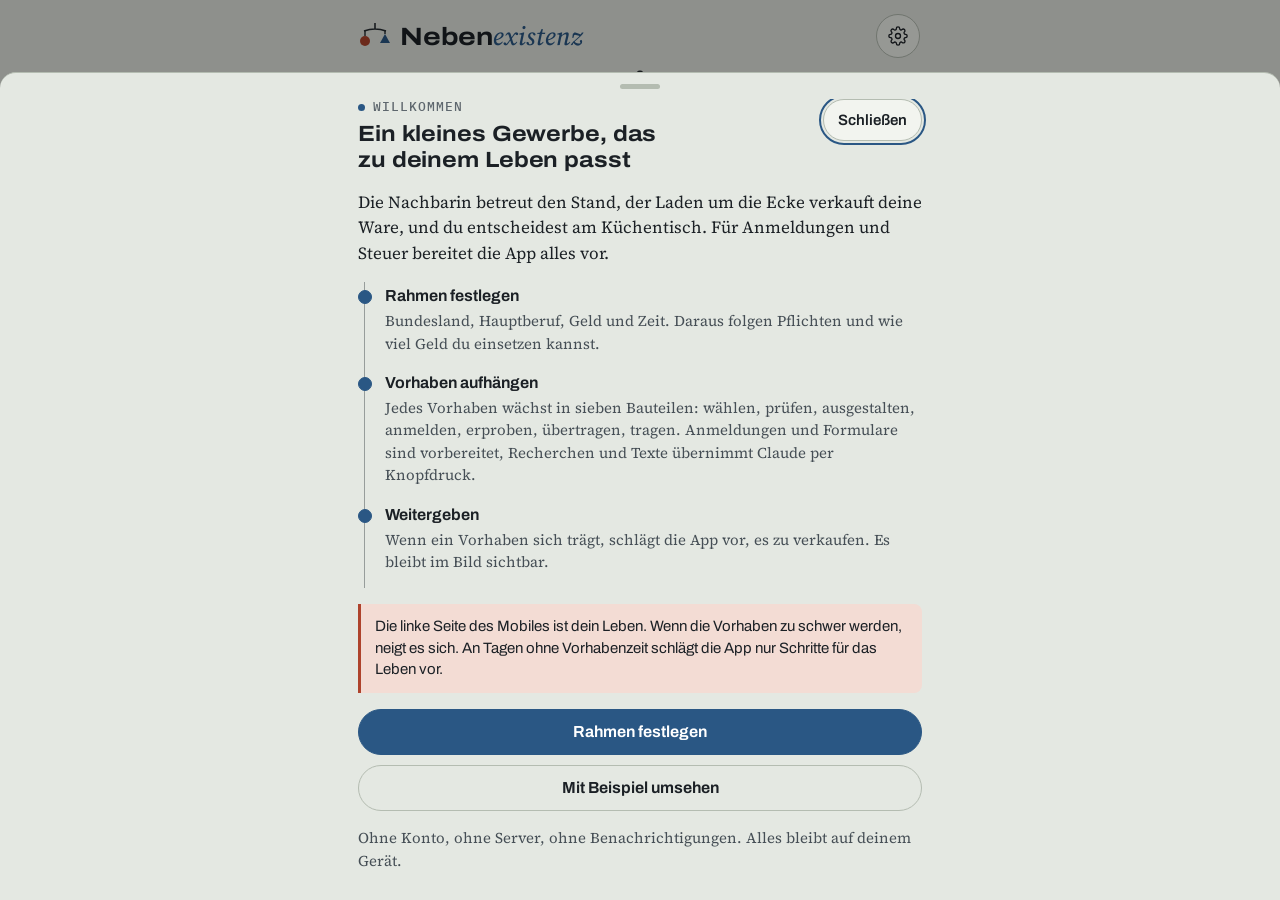
<file: index.html>
<!doctype html>
<html lang="de">
<head>
<meta charset="utf-8">
<meta name="viewport" content="width=device-width,initial-scale=1,viewport-fit=cover">
<meta name="description" content="Eine Nebenexistenz aufbauen, die neben dem Leben bleibt: kleine, legale Gewerbe, die andere führen.">
<meta name="author" content="Carlo Maximilian Engeländer">
<meta name="copyright" content="© Carlo Maximilian Engeländer. Alle Rechte vorbehalten.">
<meta name="apple-mobile-web-app-capable" content="yes">
<meta name="mobile-web-app-capable" content="yes">
<meta name="apple-mobile-web-app-status-bar-style" content="default">
<meta name="apple-mobile-web-app-title" content="Nebenexistenz">
<meta name="theme-color" content="#E4E8E2" media="(prefers-color-scheme: light)">
<meta name="theme-color" content="#141921" media="(prefers-color-scheme: dark)">
<link rel="manifest" href="manifest.json">
<link rel="apple-touch-icon" href="apple-touch-icon.png">
<link rel="icon" href="icon-192.png">
<meta property="og:title" content="Nebenexistenz">
<meta property="og:description" content="Kleine, legale Gewerbe nebenher aufbauen, die andere führen, ohne das Leben aus dem Blick zu verlieren.">
<meta property="og:image" content="icon-512.png">
<style>:root{padding-top:env(safe-area-inset-top,0px);padding-bottom:env(safe-area-inset-bottom,0px)}[hidden]{display:none!important}img{max-width:100%}</style>
<title>Nebenexistenz</title>
<meta name="claude:viewport-fit-sides" content="cover">
<link rel="preconnect" href="https://fonts.googleapis.com">
<link rel="preconnect" href="https://fonts.gstatic.com" crossorigin>
<link rel="stylesheet" href="https://fonts.googleapis.com/css2?family=Archivo:wdth,wght@100..125,400..800&family=IBM+Plex+Mono:wght@400;500&family=Source+Serif+4:ital,opsz,wght@0,8..60,400..600;1,8..60,400..600&display=swap">
<style>/* Nebenexistenz · Gestaltung "Mobile"
   Layout: eine Spalte wie ein Werkstattzettel, oben das Mobile, darunter genau ein nächster Schritt.
   System: flache, matte Blechformen an feinem Draht (Calder). Regeln:
   1. Flächen sind Vollton, nie Verlauf, nie Schatten.
   2. Linien sind Draht: 1,5 px in --wire, mit Knoten (kleiner Punkt) wo etwas hängt.
   3. Vier Lackfarben mit fester Bedeutung: Leben (rot), Vorhaben (blau), Geld (ocker), Sinn (grün).
   4. Hell = Werkstatt bei Tag (kühles Flechtengrau), Dunkel = Abendmarkt (tiefes Schieferblau). */
:root{
  --bg:#E4E8E2; --s1:#F2F4EF; --s2:#D6DCD3; --line:#B4BCB1;
  --ink:#1B2025; --muted:#454E55; --faint:#5E676E; --wire:#252B30;
  --leben:#AE432C; --neben:#2A5784; --geld:#8E6610; --sinn:#2D6A48;
  --on:#FFFFFF; --wash-leben:#F3DCD4; --wash-neben:#D5E1EE; --wash-geld:#EFE3C4; --wash-sinn:#D3E6DA;
  --f-disp:"Archivo","Arial Narrow",system-ui,sans-serif;
  --f-text:"Source Serif 4",Georgia,"Times New Roman",serif;
  --f-ui:"Archivo",system-ui,-apple-system,"Segoe UI",sans-serif;
  --f-mono:"IBM Plex Mono",ui-monospace,Menlo,monospace;
  --r:10px; --nav:64px;
  color-scheme:light;
}
@media (prefers-color-scheme:dark){:root:not([data-theme="light"]){
  --bg:#141921; --s1:#1C232D; --s2:#26303C; --line:#36414F;
  --ink:#E6EAE5; --muted:#B0B8BE; --faint:#8E979F; --wire:#C7CED3;
  --leben:#E2806A; --neben:#86AEDB; --geld:#DDAE48; --sinn:#74B990;
  --on:#10151B; --wash-leben:#3A2622; --wash-neben:#1F2E40; --wash-geld:#352C17; --wash-sinn:#1C3227;
  color-scheme:dark}}
:root[data-theme="dark"]{
  --bg:#141921; --s1:#1C232D; --s2:#26303C; --line:#36414F;
  --ink:#E6EAE5; --muted:#B0B8BE; --faint:#8E979F; --wire:#C7CED3;
  --leben:#E2806A; --neben:#86AEDB; --geld:#DDAE48; --sinn:#74B990;
  --on:#10151B; --wash-leben:#3A2622; --wash-neben:#1F2E40; --wash-geld:#352C17; --wash-sinn:#1C3227;
  color-scheme:dark}

*{box-sizing:border-box}
html{background:var(--bg);-webkit-text-size-adjust:100%}
body{margin:0;background:var(--bg);color:var(--ink);font:400 17px/1.5 var(--f-text);
  padding-left:max(16px,env(safe-area-inset-left,0px));padding-right:max(16px,env(safe-area-inset-right,0px));
  padding-bottom:calc(var(--nav) + env(safe-area-inset-bottom,0px) + 24px);overflow-x:clip}
body::before{content:"";position:fixed;inset:0 0 auto;height:env(safe-area-inset-top,0px);z-index:10;background:var(--bg)}
#app{max-width:560px;margin:0 auto;overflow-x:clip}
button,input,select,textarea{font:inherit;color:inherit}
a{color:var(--neben);text-underline-offset:3px}
:focus-visible{outline:2px solid var(--neben);outline-offset:2px}
.vh{position:absolute;width:1px;height:1px;overflow:hidden;clip:rect(0 0 0 0);white-space:nowrap}

/* Kopf */
header.top{display:flex;align-items:center;gap:10px;padding-block:14px 4px}
.logo{display:flex;align-items:center;gap:10px;background:none;border:0;padding:0;cursor:pointer;position:relative;min-height:44px}
.logo svg{width:30px;height:30px;transition:transform .5s}
.logo.spin svg{transform:rotate(-14deg)}
.wm{font:700 25px/1 var(--f-disp);font-stretch:118%;letter-spacing:-.01em;color:var(--ink)}
.wm i{font:italic 500 26px/1 var(--f-text);color:var(--neben);letter-spacing:0;font-stretch:100%}
.top .sp{flex:1}
.iconbtn{width:44px;height:44px;border-radius:50%;border:1px solid var(--line);background:var(--s1);display:grid;place-items:center;cursor:pointer;position:relative}
.iconbtn svg{width:20px;height:20px;stroke:var(--ink);fill:none;stroke-width:1.6}

/* Mobile */
.stage{position:relative;margin:4px auto 0;width:100%;max-width:400px}
.stage svg{display:block;width:100%;height:auto}
.sway{transform-origin:177px 30px;animation:sway 11s ease-in-out infinite}
@keyframes sway{0%,100%{transform:rotate(-1.1deg)}50%{transform:rotate(1.1deg)}}
.tilt{transform-origin:177px 52px;transition:transform 1.4s cubic-bezier(.4,.1,.2,1)}
.mob-hit{cursor:pointer}
.mob-hit:focus-visible{outline:none}
.mob-hit:focus-visible .plate{stroke:var(--neben);stroke-width:2}
.plate-new{animation:arrive 1.2s cubic-bezier(.2,.8,.2,1) both}
@keyframes arrive{from{transform:scale(.4);opacity:0}to{transform:scale(1);opacity:1}}
.balance{font:500 13px/1.3 var(--f-mono);color:var(--faint);text-align:center;margin:2px 0 0;letter-spacing:.02em}
.balance b{font-weight:500;color:var(--ink)}

/* Typo */
h1,h2,h3{font-family:var(--f-disp);font-stretch:112%;margin:0;text-wrap:balance;letter-spacing:-.005em}
h2{font-size:22px;line-height:1.2;font-weight:700}
h3{font-size:18px;line-height:1.25;font-weight:650}
.eyebrow{font:500 12px/1.2 var(--f-mono);letter-spacing:.08em;text-transform:uppercase;color:var(--faint);display:flex;align-items:center;gap:8px}
.eyebrow .knot{width:7px;height:7px;border-radius:50%;background:var(--c,var(--neben))}
p{margin:0}
.muted{color:var(--muted)}
.small{font-size:15px}
.mono{font-family:var(--f-mono);font-size:13px}
.num{font-variant-numeric:tabular-nums}

/* Abschnitt mit Draht */
.sec{display:grid;gap:12px;margin-top:26px}
.wirehead{display:flex;align-items:center;gap:10px}
.wirehead::after{content:"";flex:1;height:1.5px;background:var(--wire);opacity:.35}
.stack{display:grid;gap:10px}

/* Nächster Schritt */
.next{position:relative;overflow:hidden;background:var(--s1);border:1px solid var(--line);border-radius:var(--r);padding:16px;display:grid;gap:10px;margin-top:14px}
.next .eyebrow{--c:var(--tone,var(--neben))}
.next h2{font-size:21px}
.next .row{display:flex;flex-wrap:wrap;gap:8px;margin-top:4px}

/* Karten und Listen */
.card{position:relative;overflow:hidden;background:var(--s1);border:1px solid var(--line);border-radius:var(--r);padding:14px 16px;display:grid;gap:6px;text-align:left;width:100%;cursor:pointer}
.card.flat{cursor:default}
.list{display:grid;border-top:1px solid var(--line)}
.li{display:flex;align-items:center;gap:12px;padding:12px 2px;border-bottom:1px solid var(--line);background:none;border-left:0;border-right:0;border-top:0;width:100%;text-align:left;cursor:pointer;min-height:52px;position:relative}
.li:active{background:color-mix(in srgb,var(--ink) 6%,transparent)}
.li .grow{flex:1;min-width:0;display:grid;gap:2px}
.li .t{font:600 16px/1.3 var(--f-ui)}
.li .s{font:400 14px/1.35 var(--f-ui);color:var(--muted)}
.chev{width:9px;height:9px;border-right:1.6px solid var(--faint);border-bottom:1.6px solid var(--faint);transform:rotate(-45deg);flex:none;margin-right:6px}
.dot{width:12px;height:12px;border-radius:50%;flex:none;background:var(--c,var(--neben))}
.dot.open{background:none;border:1.6px solid var(--c,var(--faint))}

/* Knöpfe */
.btn{position:relative;overflow:hidden;display:inline-flex;align-items:center;justify-content:center;gap:8px;min-height:46px;padding:0 18px;border-radius:999px;border:1.5px solid var(--neben);background:var(--neben);color:var(--on);font:650 16px/1 var(--f-ui);cursor:pointer;text-decoration:none}
.btn.ghost{background:transparent;color:var(--ink);border-color:var(--line)}
.btn.leben{background:var(--leben);border-color:var(--leben)}
.btn.sinn{background:var(--sinn);border-color:var(--sinn)}
.btn.small{min-height:40px;padding:0 14px;font-size:15px}
.btn:disabled{opacity:.45;cursor:default}
.btn.wide{width:100%}
.linkbtn{background:none;border:0;padding:6px 0;color:var(--neben);font:600 15px/1.3 var(--f-ui);cursor:pointer;text-decoration:underline;text-underline-offset:3px;min-height:44px;display:inline-flex;align-items:center}

/* Auswahl */
.chips{display:flex;flex-wrap:wrap;gap:8px}
.chip{--fr:0%;position:relative;overflow:hidden;min-height:42px;padding:0 14px;border-radius:999px;border:1.5px solid var(--line);background:var(--s1);font:500 15px/1 var(--f-ui);cursor:pointer;display:inline-flex;align-items:center;gap:6px}
.chip[aria-pressed="true"]{border-color:var(--c,var(--neben));color:var(--on);background:radial-gradient(circle at var(--fx,50%) var(--fy,50%),var(--c,var(--neben)) var(--fr),var(--c,var(--neben)) var(--fr))}
@property --fr{syntax:"<percentage>";inherits:false;initial-value:150%}
.chip.fill-in[aria-pressed="true"]{background:radial-gradient(circle at var(--fx,50%) var(--fy,50%),var(--c,var(--neben)) var(--fr),var(--s1) calc(var(--fr) + .5%));animation:fillin .38s ease-out forwards}
@keyframes fillin{from{--fr:0%}to{--fr:150%}}

/* Formulare */
.field{display:grid;gap:6px}
.field label,.lab{font:600 14px/1.3 var(--f-ui);color:var(--muted)}
.field .hint{font:400 13px/1.4 var(--f-ui);color:var(--faint)}
input[type=text],input[type=number],input[type=date],select,textarea{width:100%;min-height:46px;padding:10px 12px;border-radius:8px;border:1.5px solid var(--line);background:var(--bg);font:500 16px/1.3 var(--f-ui)}
textarea{min-height:110px;resize:vertical;line-height:1.45;font-family:var(--f-ui)}
input:focus,select:focus,textarea:focus{outline:none;border-color:var(--neben)}
.grid2{display:grid;grid-template-columns:1fr 1fr;gap:10px}
.grid2>*{min-width:0}
.suffix{position:relative}
.suffix span{position:absolute;right:12px;top:50%;transform:translateY(-50%);font:500 14px var(--f-mono);color:var(--faint);pointer-events:none}
.suffix input{padding-right:44px}

/* Kennzahlen */
.figs{display:grid;grid-template-columns:repeat(2,1fr);gap:1px;background:var(--line);border:1px solid var(--line);border-radius:var(--r);overflow:hidden}
.fig{background:var(--s1);padding:12px;display:grid;gap:2px;border:0;text-align:left;cursor:pointer;position:relative}
.fig .k{font:500 12px/1.2 var(--f-mono);letter-spacing:.05em;text-transform:uppercase;color:var(--faint)}
.fig .v{font:700 22px/1.15 var(--f-disp);font-stretch:105%;font-variant-numeric:tabular-nums}
.fig .v.neg{color:var(--leben)}
.fig .e{font:400 13px/1.35 var(--f-ui);color:var(--muted)}

/* Hinweise */
.note{border-left:3px solid var(--c,var(--geld));background:var(--wash,var(--wash-geld));padding:12px 14px;border-radius:0 8px 8px 0;font:400 15px/1.45 var(--f-ui);display:grid;gap:6px}
.note.leben{--c:var(--leben);--wash:var(--wash-leben)}
.note.neben{--c:var(--neben);--wash:var(--wash-neben)}
.note.sinn{--c:var(--sinn);--wash:var(--wash-sinn)}
.warn{color:var(--leben);font:600 14px/1.4 var(--f-ui)}

/* Bauteile-Leiste */
.parts{display:grid;grid-template-columns:repeat(7,1fr);gap:4px}
.part{height:8px;border-radius:2px;background:var(--s2)}
.part.on{background:var(--neben)}
.part.nx{background:repeating-linear-gradient(90deg,var(--neben) 0 3px,transparent 3px 6px);opacity:.7}
.timeline{display:grid;gap:0;border-left:1.5px solid color-mix(in srgb,var(--wire) 40%,transparent);margin-left:6px}
.tl{position:relative;padding:4px 0 14px 20px;display:grid;gap:3px}
.tl::before{content:"";position:absolute;left:-7px;top:8px;width:12px;height:12px;border-radius:50%;background:var(--bg);border:1.6px solid var(--faint)}
.tl.on::before{background:var(--neben);border-color:var(--neben)}
.tl.cur::before{border-color:var(--neben);border-width:2.5px}
.tl .t{font:650 16px/1.3 var(--f-ui)}
.tl .v{font:500 12px/1 var(--f-mono);letter-spacing:.06em;text-transform:uppercase;color:var(--faint)}

/* Pflichten */
.duty{display:grid;grid-template-columns:auto 1fr;gap:4px 12px;padding:12px 0;border-bottom:1px solid var(--line)}
.check{width:30px;height:30px;border-radius:8px;border:1.6px solid var(--line);background:var(--s1);display:grid;place-items:center;cursor:pointer;position:relative;margin-top:2px}
.check::after{content:"";position:absolute;inset:-8px}
.check[aria-pressed="true"]{background:var(--sinn);border-color:var(--sinn)}
.check svg{width:16px;height:16px;stroke:var(--on);stroke-width:2.4;fill:none;opacity:0}
.check[aria-pressed="true"] svg{opacity:1}
.duty .t{font:650 16px/1.3 var(--f-ui)}
.duty .wer{font:500 12px/1.2 var(--f-mono);letter-spacing:.05em;text-transform:uppercase;color:var(--faint)}
.duty details{grid-column:2;font:400 15px/1.45 var(--f-ui);color:var(--muted)}
.duty summary{cursor:pointer;color:var(--neben);font-weight:600;min-height:32px;display:flex;align-items:center;list-style:none}
.duty summary::-webkit-details-marker{display:none}
.duty details[open] summary{margin-bottom:4px}
.duty .acts{display:flex;flex-wrap:wrap;gap:8px;margin-top:8px}

/* Segmente im Bogen */
.seg{display:flex;gap:6px;overflow-x:auto;scrollbar-width:none;margin:0 -2px;padding:2px}
.seg::-webkit-scrollbar{display:none}
.seg button{flex:none;min-height:40px;padding:0 13px;border-radius:999px;border:1px solid var(--line);background:transparent;font:600 14px/1 var(--f-ui);cursor:pointer;color:var(--muted)}
.seg button[aria-current="true"]{background:var(--ink);color:var(--bg);border-color:var(--ink)}

/* Reiterleiste */
nav.tabs{position:fixed;left:0;right:0;bottom:0;z-index:20;background:var(--s1);border-top:1px solid var(--line);
  padding:0 max(8px,env(safe-area-inset-right,0px)) env(safe-area-inset-bottom,0px) max(8px,env(safe-area-inset-left,0px))}
nav.tabs .in{max-width:560px;margin:0 auto;display:grid;grid-template-columns:repeat(4,1fr);position:relative;height:var(--nav)}
nav.tabs button{background:none;border:0;display:grid;place-items:center;align-content:center;gap:4px;font:600 12px/1 var(--f-ui);color:var(--faint);cursor:pointer;letter-spacing:.02em}
nav.tabs button svg{width:22px;height:22px;stroke:currentColor;fill:none;stroke-width:1.6}
nav.tabs button[aria-current="page"]{color:var(--ink)}
nav.tabs button:active{opacity:.6}
.tabdot{position:absolute;top:6px;width:5px;height:5px;border-radius:50%;background:var(--neben);transition:left .35s cubic-bezier(.4,.1,.2,1)}

/* Bögen */
.scrim{position:fixed;inset:0;z-index:40;background:color-mix(in srgb,#000 38%,transparent);opacity:0;transition:opacity .25s}
.scrim.on{opacity:1}
.sheet{position:fixed;left:0;right:0;bottom:0;z-index:41;max-height:calc(100% - env(safe-area-inset-top,0px) - 28px);display:flex;flex-direction:column;
  background:var(--bg);border-radius:16px 16px 0 0;border-top:1px solid var(--line);transform:translateY(100%);transition:transform .32s cubic-bezier(.3,.9,.3,1)}
.sheet.on{transform:none}
.sheet .grip{height:26px;display:grid;place-items:center;cursor:grab;flex:none;touch-action:none}
.sheet .grip::before{content:"";width:40px;height:5px;border-radius:3px;background:var(--line)}
.sheet .sbody{overflow-y:auto;overscroll-behavior:contain;padding:0 max(18px,env(safe-area-inset-right,0px)) calc(28px + env(safe-area-inset-bottom,0px)) max(18px,env(safe-area-inset-left,0px));max-width:600px;width:100%;margin:0 auto;display:grid;gap:16px;align-content:start}
.shead{display:flex;align-items:flex-start;gap:10px}
.shead .grow{flex:1;min-width:0;display:grid;gap:6px}
.closebtn{min-height:42px;padding:0 14px;border-radius:999px;border:1px solid var(--line);background:var(--s1);font:600 15px/1 var(--f-ui);cursor:pointer;flex:none;position:relative}

/* Toast */
.toast{position:fixed;left:50%;transform:translate(-50%,20px);bottom:calc(var(--nav) + env(safe-area-inset-bottom,0px) + 14px);z-index:60;background:var(--ink);color:var(--bg);
  border-radius:12px;padding:10px 12px 10px 14px;display:flex;align-items:center;gap:12px;font:500 15px/1.3 var(--f-ui);opacity:0;transition:opacity .2s,transform .25s;max-width:calc(100% - 32px);width:max-content;pointer-events:none}
.toast button{pointer-events:auto}
.toast.on{opacity:1;transform:translate(-50%,0)}
.toast.up{bottom:calc(env(safe-area-inset-bottom,0px) + 20px)}
.toast button{background:none;border:1px solid color-mix(in srgb,var(--bg) 40%,transparent);color:var(--bg);border-radius:999px;min-height:36px;padding:0 12px;font:600 14px var(--f-ui);cursor:pointer}
.toast svg{width:18px;height:18px;stroke:var(--bg);fill:none;stroke-width:2.4;flex:none}
.toast svg path{stroke-dasharray:24;stroke-dashoffset:24;animation:draw .4s .05s ease-out forwards}
@keyframes draw{to{stroke-dashoffset:0}}

/* Rückmeldung */
.ripple{position:absolute;border-radius:50%;pointer-events:none;background:currentColor;opacity:.16;transform:scale(0);animation:rip .6s ease-out forwards;z-index:1}
@keyframes rip{to{transform:scale(1);opacity:0}}
.shake{animation:shake .32s}
@keyframes shake{25%{transform:translateX(-4px)}75%{transform:translateX(4px)}}
.nopress{opacity:1!important}

/* iOS-Tick: Label mit verstecktem Schalter */
label.hap{position:absolute;inset:0;z-index:6;border-radius:inherit;touch-action:manipulation;-webkit-tap-highlight-color:transparent;cursor:pointer}
label.hap>input{position:absolute;width:1px;height:1px;opacity:0;pointer-events:none}
:disabled>label.hap{display:none}

/* Diverses */
.banner{display:flex;gap:10px;align-items:center;justify-content:space-between;flex-wrap:wrap;background:var(--wash-geld);border:1px solid var(--line);border-radius:var(--r);padding:10px 12px;font:500 14px/1.35 var(--f-ui);margin-top:8px}
.foot{margin-top:34px;font:400 13px/1.5 var(--f-ui);color:var(--faint);display:grid;gap:4px}
.scale{display:flex;gap:6px}
.scale .chip{flex:1;justify-content:center;padding:0}
.people{display:flex;flex-wrap:wrap;gap:8px}
.person{position:relative;display:inline-flex;align-items:center;gap:8px;min-height:44px;padding:0 14px 0 6px;border-radius:999px;border:1.5px solid var(--line);background:var(--s1);font:600 15px/1 var(--f-ui);cursor:pointer}
.person .av{width:32px;height:32px;border-radius:50%;background:var(--leben);color:var(--on);display:grid;place-items:center;font:700 14px var(--f-disp)}
.person .ago{font:500 12px var(--f-mono);color:var(--faint)}
.person.stale .av{background:transparent;border:1.6px dashed var(--leben);color:var(--leben)}
.bar{height:8px;border-radius:4px;background:var(--s2);overflow:hidden}
.bar i{display:block;height:100%;background:var(--c,var(--neben));border-radius:4px}
.kv{display:grid;grid-template-columns:auto 1fr;gap:8px 14px;font:400 15px/1.4 var(--f-ui)}
.kv dt{color:var(--faint);font:500 13px/1.4 var(--f-mono)}
.kv dd{margin:0;min-width:0;overflow-wrap:anywhere}
.formrow{display:grid;grid-template-columns:1fr auto;gap:8px;align-items:center;padding:10px 0;border-bottom:1px solid var(--line)}
.formrow .k{font:500 13px/1.3 var(--f-mono);color:var(--faint);letter-spacing:.03em}
.formrow .v{font:500 16px/1.35 var(--f-ui);overflow-wrap:anywhere}
.formrow>div{min-width:0}
.ev{display:inline-flex;gap:3px;vertical-align:middle}
.ev i{width:7px;height:7px;border-radius:50%;border:1.3px solid var(--sinn)}
.ev i.on{background:var(--sinn)}
pre.prompt{white-space:pre-wrap;font:400 14px/1.5 var(--f-mono);background:var(--s1);border:1px solid var(--line);border-radius:8px;padding:12px;margin:0;max-height:240px;overflow:auto}
.pill{display:inline-flex;align-items:center;gap:6px;font:500 12px/1 var(--f-mono);letter-spacing:.04em;text-transform:uppercase;padding:5px 8px;border-radius:999px;background:var(--s2);color:var(--muted)}
.pill.ok{background:var(--wash-sinn);color:var(--sinn)}
.pill.warn{background:var(--wash-leben);color:var(--leben)}
.pill.info{background:var(--wash-neben);color:var(--neben)}

@media (max-width:360px){.wm{font-size:22px}.wm i{font-size:23px}.figs{grid-template-columns:1fr}}
@media (prefers-reduced-motion:reduce){
  *,*::before,*::after{animation:none!important;transition:none!important}
  .sway{animation:none}
}
a.li{text-decoration:none;color:inherit}
input[type=number]::-webkit-inner-spin-button,input[type=number]::-webkit-outer-spin-button{-webkit-appearance:none;margin:0}input[type=number]{-moz-appearance:textfield}
.grid2>.field{align-content:start}

/* Runde 2: Lesbarkeit, Reiter, Legende, eingeklappte Bereiche */
.seg{flex-wrap:wrap;overflow:visible}
.balance{font:400 14px/1.4 var(--f-ui);color:var(--muted)}
.legend{display:flex;justify-content:center;gap:16px;margin:6px 0 0;font:500 13px/1 var(--f-ui);color:var(--muted)}
.legend span{display:inline-flex;align-items:center;gap:6px}
.legend i{width:10px;height:10px;border-radius:50%;display:inline-block}
.eyebrow{font-size:13px}
.fig .k{font:600 13px/1.25 var(--f-ui);letter-spacing:0;text-transform:none}
.duty .wer,.tl .v{font-size:13px}
.pill{font-size:13px}
.person .ago{font-size:13px}
.stage:active .sway,.stage:hover .sway{animation-play-state:paused}
.toast.up{top:calc(env(safe-area-inset-top,0px) + 12px);bottom:auto;transform:translate(-50%,-20px)}
.toast.up.on{transform:translate(-50%,0)}
details.more,details.phase{border:1px solid var(--line);border-radius:var(--r);padding:0 14px;background:var(--s1)}
details.more>summary,details.phase>summary{min-height:48px;display:flex;align-items:center;gap:8px;cursor:pointer;font:600 15px/1.3 var(--f-ui);color:var(--neben);list-style:none}
details.more>summary::-webkit-details-marker,details.phase>summary::-webkit-details-marker{display:none}
details.more>summary::after,details.phase>summary::after{content:"";margin-left:auto;width:8px;height:8px;border-right:1.6px solid currentColor;border-bottom:1.6px solid currentColor;transform:rotate(45deg);flex:none}
details.more[open]>summary::after,details.phase[open]>summary::after{transform:rotate(-135deg)}
details.more>.grid2{padding-bottom:14px}
.sheet .sbody{grid-auto-rows:max-content}
.hint{font:400 13px/1.4 var(--f-ui);color:var(--faint);margin:0}
.opt{--fr:0%;position:relative;overflow:hidden;display:grid;gap:4px;text-align:left;width:100%;padding:12px 14px;border-radius:var(--r);border:1.5px solid var(--line);background:var(--s1);cursor:pointer;color:var(--ink)}
.opt .ot{font:650 16px/1.3 var(--f-ui);display:flex;flex-wrap:wrap;align-items:center;gap:8px}
.opt .ox{font:400 14px/1.45 var(--f-ui);color:var(--muted)}
.opt[aria-pressed="true"]{border-color:var(--neben);background:var(--wash-neben)}
.opt[aria-pressed="true"] .ot::before{content:"";width:10px;height:10px;border-radius:50%;background:var(--neben);flex:none}
.av-s{width:32px;height:32px;border-radius:50%;background:var(--leben);color:var(--on);display:grid;place-items:center;font:700 14px var(--f-disp);flex:none}
.person{min-height:44px}
</style>
</head>
<body>
<div id="app">
  <header class="top">
    <button class="logo" data-a="logo" aria-label="Nebenexistenz, zum Mobile">
      <svg viewBox="0 0 30 30" aria-hidden="true"><path d="M15 2v6M4 10q11-4 22 0" fill="none" stroke="var(--wire)" stroke-width="1.6"/><line x1="5" y1="10" x2="5" y2="15" stroke="var(--wire)" stroke-width="1.4"/><circle cx="5" cy="20" r="5" fill="var(--leben)"/><line x1="25" y1="10" x2="25" y2="13" stroke="var(--wire)" stroke-width="1.4"/><path d="M25 13l5 9h-10z" fill="var(--neben)"/></svg>
      <span class="wm">Neben<i>existenz</i></span>
    </button>
    <span class="sp"></span>
    <button class="iconbtn" data-a="sheet" data-id="settings" aria-label="Einstellungen"><svg viewBox="0 0 24 24"><circle cx="12" cy="12" r="3"/><path d="M19.4 15a1.65 1.65 0 0 0 .33 1.82l.06.06a2 2 0 1 1-2.83 2.83l-.06-.06a1.65 1.65 0 0 0-1.82-.33 1.65 1.65 0 0 0-1 1.51V21a2 2 0 1 1-4 0v-.09A1.65 1.65 0 0 0 9 19.4a1.65 1.65 0 0 0-1.82.33l-.06.06a2 2 0 1 1-2.83-2.83l.06-.06A1.65 1.65 0 0 0 4.68 15a1.65 1.65 0 0 0-1.51-1H3a2 2 0 1 1 0-4h.09A1.65 1.65 0 0 0 4.6 9a1.65 1.65 0 0 0-.33-1.82l-.06-.06a2 2 0 1 1 2.83-2.83l.06.06A1.65 1.65 0 0 0 9 4.68a1.65 1.65 0 0 0 1-1.51V3a2 2 0 1 1 4 0v.09a1.65 1.65 0 0 0 1 1.51 1.65 1.65 0 0 0 1.82-.33l.06-.06a2 2 0 1 1 2.83 2.83l-.06.06A1.65 1.65 0 0 0 19.4 9a1.65 1.65 0 0 0 1.51 1H21a2 2 0 1 1 0 4h-.09a1.65 1.65 0 0 0-1.51 1z"/></svg></button>
  </header>
  <main id="main"></main>
</div>
<nav class="tabs" aria-label="Bereiche"><div class="in"><span class="tabdot" aria-hidden="true"></span>
  <button data-a="tab" data-id="home"><svg viewBox="0 0 24 24"><path d="M12 3v5M4 9q8-3 16 0M6 9v4M18 9v3"/><circle cx="6" cy="16" r="3"/><path d="M15.5 15h5l-2.5 4.5z"/></svg>Mobile</button>
  <button data-a="tab" data-id="vorhaben"><svg viewBox="0 0 24 24"><rect x="4" y="5" width="16" height="15" rx="2"/><path d="M8 3v4M16 3v4M4 10h16"/></svg>Vorhaben</button>
  <button data-a="tab" data-id="amt"><svg viewBox="0 0 24 24"><path d="M6 3h9l4 4v14H6z"/><path d="M14 3v5h5M9 13h7M9 17h5"/></svg>Ämter</button>
  <button data-a="tab" data-id="leben"><svg viewBox="0 0 24 24"><circle cx="9" cy="8" r="3.2"/><circle cx="17" cy="9" r="2.5"/><path d="M3 20c.5-4 3-6 6-6s5.5 2 6 6M15 14.5c2.6 0 4.6 1.6 5 5"/></svg>Leben</button>
</div></nav>
<div class="scrim" id="scrim" hidden data-a="close"></div>
<div class="sheet" id="sheet" role="dialog" aria-modal="true" hidden><div class="grip" aria-hidden="true"></div><div class="sbody"></div></div>
<div class="toast" id="toast" hidden role="status"></div>
<div class="vh" id="live" aria-live="polite"></div>
<script>
/* ===== Nebenexistenz · Inhalte als Daten =====
   Regel: ids ändern sich nie, neue Einträge hinten anhängen.
   Rechtsstand: Oktober 2026. Jede Zahl steht in RECHT und hat eine Quelle. */

const RECHT = {
  stand: "Oktober 2026",
  mindestlohn: 13.90,          // seit 1.1.2026, 2027: 14,60 € (MiLoG, Mindestlohnanpassungsverordnung)
  minijob: 603,                // €/Monat seit 1.1.2026 (Minijob-Zentrale, DRV)
  minijobAbgabe: 31,           // % Pauschalabgaben gewerblicher Minijob, gerundet (Minijob-Zentrale)
  kurzTage: 70,                // kurzfristige Beschäftigung: 3 Monate oder 70 Arbeitstage im Kalenderjahr
  kuVorjahr: 25000,            // § 19 UStG, netto, seit 2025
  kuLaufend: 100000,           // § 19 UStG, harte Grenze im laufenden Jahr
  gewStFrei: 24500,            // § 11 GewStG, Freibetrag Gewerbeertrag für Einzelunternehmen
  haerte: 410,                 // § 46 EStG, Nebeneinkünfte bis 410 € ohne Erklärungspflicht für Arbeitnehmer
  ihkFrei: 5200,               // § 3 IHKG, Beitragsfreiheit bis 5.200 € Gewerbeertrag (natürliche Personen ohne HR-Eintrag)
  fsEFrist: "innerhalb eines Monats nach Beginn" // § 138 AO
};

/* Bundesländer: landesspezifische Feiertage (wichtig für Markt- und Steuertage)
   und Hinweise, welche Regeln Ländersache sind. */
const LAENDER = [
  {id:"BW",n:"Baden-Württemberg",ft:["Heilige Drei Könige (6.1.)","Fronleichnam","Allerheiligen (1.11.)"]},
  {id:"BY",n:"Bayern",ft:["Heilige Drei Könige (6.1.)","Fronleichnam","Mariä Himmelfahrt (15.8., in überwiegend katholischen Gemeinden)","Augsburger Friedensfest (8.8., nur Augsburg)","Allerheiligen (1.11.)"]},
  {id:"BE",n:"Berlin",ft:["Internationaler Frauentag (8.3.)"]},
  {id:"BB",n:"Brandenburg",ft:["Ostersonntag","Pfingstsonntag","Reformationstag (31.10.)"]},
  {id:"HB",n:"Bremen",ft:["Reformationstag (31.10.)"]},
  {id:"HH",n:"Hamburg",ft:["Reformationstag (31.10.)"]},
  {id:"HE",n:"Hessen",ft:["Fronleichnam"]},
  {id:"MV",n:"Mecklenburg-Vorpommern",ft:["Internationaler Frauentag (8.3.)","Reformationstag (31.10.)"]},
  {id:"NI",n:"Niedersachsen",ft:["Reformationstag (31.10.)"]},
  {id:"NW",n:"Nordrhein-Westfalen",ft:["Fronleichnam","Allerheiligen (1.11.)"]},
  {id:"RP",n:"Rheinland-Pfalz",ft:["Fronleichnam","Allerheiligen (1.11.)"]},
  {id:"SL",n:"Saarland",ft:["Fronleichnam","Mariä Himmelfahrt (15.8.)","Allerheiligen (1.11.)"]},
  {id:"SN",n:"Sachsen",ft:["Fronleichnam (einzelne Gemeinden)","Reformationstag (31.10.)","Buß- und Bettag (Mittwoch vor dem 23.11.)"]},
  {id:"ST",n:"Sachsen-Anhalt",ft:["Heilige Drei Könige (6.1.)","Reformationstag (31.10.)"]},
  {id:"SH",n:"Schleswig-Holstein",ft:["Reformationstag (31.10.)"]},
  {id:"TH",n:"Thüringen",ft:["Fronleichnam (einzelne Gemeinden)","Weltkindertag (20.9.)","Reformationstag (31.10.)"]}
];

/* Nebentätigkeitsrecht für Beamtinnen und Beamte je Land.
   m: "A" = Anzeige mit Verbotsvorbehalt, "G" = Genehmigung vor Aufnahme.
   h: Regelgrenze in Stunden pro Woche für alle Nebentätigkeiten (null = Fünftel der Arbeitszeit ohne feste Zahl).
   ok: Wortlaut amtlich geprüft. Sonst zeigt die App "mit der Dienststelle klären". */
const NTR = {
  BW:{m:"G",h:null,g:"§§ 62, 63 LBG BW",u:"https://www.landesrecht-bw.de/perma?j=BG_BW_!_62",x:"Bis 1.200 Euro im Jahr und innerhalb eines Fünftels der Arbeitszeit gilt eine allgemeine Genehmigung. Die Tätigkeit muss trotzdem vorher angezeigt werden.",ok:1},
  BY:{m:"G",h:10,g:"Art. 81, 82 BayBG",u:"https://www.gesetze-bayern.de/Content/Document/BayBG-82",x:"Seit 2026 sind Nebentätigkeiten genehmigungsfrei, solange alle zusammen höchstens 10 Stunden pro Woche und 10.000 Euro im Jahr ausmachen.",ok:1},
  BE:{m:"G",h:null,g:"§§ 62, 63 LBG Berlin",u:"https://gesetze.berlin.de/perma?j=BG_BE_!_62",x:"Bei Lehrkräften gilt ein Fünftel der Pflichtstunden als Grenze. Eine Genehmigung gilt höchstens zwei Jahre.",ok:1},
  BB:{m:"G",h:null,g:"§§ 85 bis 88 LBG Brandenburg",u:"https://bravors.brandenburg.de/gesetze/lbg",x:"Der Antrag muss einen Monat vorher gestellt werden. Übersteigt die Vergütung 40 Prozent des jährlichen Endgrundgehalts, kann die Genehmigung versagt werden.",ok:1},
  HB:{m:"A",h:8,g:"§§ 70 bis 79 BremBG",u:"https://www.finanzen.bremen.de/sixcms/media.php/13/20171010_1_GA%2BNebent%25C3%25A4tigkeiten%2Bund%2B%25C3%25B6ffentlicher%2BDienst.pdf",x:"Die 8 Stunden sind eine Soll-Grenze. Für Lehrtätigkeiten nennt die Behörde 5 Wochenstunden.",ok:0},
  HH:{m:"A",h:8,g:"§§ 73, 75 HmbBG",u:"https://www.landesrecht-hamburg.de/bsha/document/jlr-NNLHH00006378NN00000000163",x:"Die Anzeige muss mindestens einen Monat vorher eingehen.",ok:1},
  HE:{m:"G",h:8,g:"§§ 73, 74 HBG",u:"https://www.rv.hessenrecht.hessen.de/bshe/search?query=%C2%A7%2073%20HBG",x:"Übersteigen die Einnahmen 30 Prozent der Jahresdienstbezüge, wird genauer geprüft. Die Ausübung eines zweiten Berufs ist ein Versagungsgrund.",ok:1},
  MV:{m:"A",h:8,g:"§§ 72, 73, 75 LBG M-V",u:"https://www.landesrecht-mv.de/bsmv/document/NJRE001263055",x:"",ok:0},
  NI:{m:"A",h:8,g:"§§ 72, 73, 75 NBG",u:"",x:"Die Anzeige muss einen Monat vorher eingehen.",ok:0},
  NW:{m:"G",h:null,g:"§§ 49, 51 LBG NRW",u:"https://lexmea.de/de/gesetz/lbg-nrw/49",x:"Gewerbliche Tätigkeiten sind ausdrücklich genehmigungspflichtig. Eine Genehmigung erlischt bei Versetzung.",ok:0},
  RP:{m:"G",h:8,g:"§§ 82 bis 86 LBG RP",u:"https://mdi.rlp.de/fileadmin/03/Themen/Buerger_und_Staat/Dokumente/Merkblatt_Nebentaetigkeiten_Beamte.pdf",x:"Übersteigt die Vergütung 40 Prozent des jährlichen Endgrundgehalts, kann die Genehmigung versagt werden.",ok:0},
  SL:{m:"A",h:null,g:"§§ 84 bis 90 SBG",u:"https://recht.saarland.de/bssl/search?query=SBG%20Nebent%C3%A4tigkeit",x:"",ok:0},
  SN:{m:"A",h:null,g:"§§ 103 bis 106 SächsBG",u:"https://www.revosax.sachsen.de/vorschrift/13871",x:"Die Zeitgrenze von einem Fünftel gilt im Durchschnitt von höchstens vier Monaten. Saisonspitzen lassen sich so ausgleichen. Seit August 2026 gilt eine neue Fassung des Gesetzes, die hier noch nicht geprüft ist.",ok:0},
  ST:{m:"A",h:8,g:"§§ 73 bis 78 LBG LSA",u:"https://www.landesrecht.sachsen-anhalt.de/bsst/document/jlr-NNLST00004163",x:"Es gibt keine Einkommensgrenze und keine gesetzliche Frist. Die Anzeige muss aber rechtzeitig vor Beginn vorliegen, jede Änderung meldest du unverzüglich nach.",ok:1},
  SH:{m:"A",h:8,g:"§§ 72, 73, 75 LBG SH",u:"https://www.gesetze-rechtsprechung.sh.juris.de/bssh/search?query=%C2%A7%2073%20LBG",x:"",ok:0},
  TH:{m:"G",h:8,g:"§§ 51, 52 ThürBG",u:"https://landesrecht.thueringen.de/perma?j=BG_TH_!_51",x:"Seit 2026 brauchen entgeltliche Tätigkeiten eine Genehmigung, ein Gewerbe auch unentgeltlich. Die Zeitgrenze ist hier noch nicht amtlich geprüft.",ok:0}
};
/* Zusätzliche Regeln für Lehrkräfte, bisher nur für Sachsen-Anhalt belegt */
const NTL = {
  ST:{stelle:"Landesschulamt, auf dem Dienstweg über deine Schulleitung",
      form:"https://landesschulamt.sachsen-anhalt.de/service/formulare-fuer-oeffentliche-schulen",
      formName:"Anzeige einer Nebentätigkeit im Schulbereich (LSchA-33-05)",
      erlass:"Runderlass des Kultusministeriums vom 16.09.2013, Nr. 18",
      erlassU:"https://www.landesrecht.sachsen-anhalt.de/bsst/document/VVST-VVST000006924",
      zeit:"Laut Erlass und Formular sind Nebentätigkeiten grundsätzlich nur außerhalb der Unterrichtszeit nach 14 Uhr zulässig, an Ganztagsschulen auch später. Weicht deine Zeit davon ab, braucht es eine Stellungnahme der Schulleitung. Kläre im Zweifel mit dem Landesschulamt, ob der Erlass noch so gilt."}
};

/* Hauptberuf: bestimmt, was vor dem Start mit dem Hauptberuf zu klären ist */
const BERUFE = [
  {id:"ang",n:"Angestellt"},
  {id:"oed",n:"Öffentlicher Dienst"},
  {id:"beamt",n:"Verbeamtet"},
  {id:"stud",n:"Im Studium"},
  {id:"selbst",n:"Schon selbstständig"},
  {id:"ohne",n:"Anderes"}
];

/* Vorlagen für Vorhaben.
   f = Merkmale, die Pflichtschritte auslösen. form = Gestalt im Mobile.
   calc = Startwerte der Rechnung pro "Lauf" (Markttag, Monat, Saison). */
const VORLAGEN = [
  {id:"markt",n:"Saisonstand auf Märkten",form:"kreis",
   kurz:"Ein Stand auf Weihnachts-, Wochen- oder Themenmärkten, betrieben von einer Standleitung.",
   bsp:"Zum Beispiel Bienenwachstücher und Kerzen auf zwei Weihnachtsmärkten.",
   lauf:"Markttag", laeufe:24, start:[1500,4000], besch:"kurz",
   f:{markt:1,team:1,ort:1},
   calc:{preis:16,kosten:5,stueck:35,stand:60,lohn:15,teamStd:12,meineStd:1.5,fix:0,prov:1,schwund:3,jahr:400},
   taetig:"Einzelhandel mit Waren auf Märkten und Veranstaltungen"},
  {id:"online",n:"Eigenes Produkt im Versand",form:"dreieck",
   kurz:"Ein kleines Produkt, das du entwirfst, andere herstellen und das per Post zu den Leuten kommt.",
   bsp:"Zum Beispiel Notizbücher aus Recyclingpapier, gefertigt von einer Buchbinderei.",
   lauf:"Monat", laeufe:12, start:[400,2000],
   f:{versand:1,produkt:1},
   calc:{preis:19,kosten:8,stueck:10,stand:25,lohn:0,teamStd:0,meineStd:3,fix:0,prov:11,schwund:2,jahr:350},
   taetig:"Onlinehandel mit Waren"},
  {id:"verleih",n:"Verleih",form:"blatt",
   kurz:"Dinge, die viele selten brauchen, werden verliehen statt gekauft.",
   bsp:"Zum Beispiel ein Lastenrad und ein Partyzelt für die Nachbarschaft.",
   lauf:"Monat", laeufe:12, start:[800,4000],
   f:{verleih:1,ort:1},
   calc:{preis:25,kosten:4,stueck:10,stand:0,lohn:15,teamStd:3,meineStd:1,fix:90,prov:1,schwund:0,jahr:300},
   taetig:"Vermietung von beweglichen Gegenständen"},
  {id:"kiste",n:"Regionale Kiste oder Regal",form:"quadrat",
   kurz:"Ein Mietregal oder eine Kiste mit Erzeugnissen aus der Region in einem bestehenden Laden. Der Laden verkauft, du lieferst nach.",
   bsp:"Zum Beispiel ein Honig- und Apfelsaft-Regal im Hofladen eines Bekannten.",
   lauf:"Monat", laeufe:12, start:[300,1500],
   f:{lebensmittel:1,ort:1},
   calc:{preis:8,kosten:5,stueck:60,stand:40,lohn:0,teamStd:0,meineStd:1.5,fix:0,prov:12,schwund:10,jahr:350},
   taetig:"Einzelhandel mit verpackten Lebensmitteln"},
  {id:"kurs",n:"Kurse und Workshops",form:"halbmond",
   kurz:"Andere geben Kurse zu einem Thema, das du aufsetzt. Du organisierst Raum, Material und Anmeldung.",
   bsp:"Zum Beispiel Reparatur-Workshops für Fahrräder, geleitet von einer Mechanikerin.",
   lauf:"Termin", laeufe:10, start:[200,1200],
   f:{kurs:1,team:1,ort:1},
   calc:{preis:39,kosten:6,stueck:7,stand:40,lohn:20,teamStd:4,meineStd:1,fix:0,prov:1,schwund:0,jahr:350},
   taetig:"Organisation und Durchführung von Kursen"},
  {id:"dienst",n:"Kleine Dienstleistung mit Team",form:"raute",
   kurz:"Eine Dienstleistung, die du einrichtest und die ein kleines Team ausführt.",
   bsp:"Zum Beispiel Gartenpflege für ältere Menschen im Viertel.",
   lauf:"Monat", laeufe:10, start:[500,2500],
   f:{team:1,handwerk:1,ort:1},
   calc:{preis:34,kosten:4,stueck:20,stand:0,lohn:16,teamStd:22,meineStd:2,fix:25,prov:1,schwund:0,jahr:450},
   taetig:"Dienstleistungen rund um Haus und Garten"},
  {id:"ausschank",n:"Ausschank auf Festen",form:"tropfen",
   kurz:"Ein Getränke- oder Imbissstand auf Festen, mit Team. Hier gelten die meisten Regeln.",
   bsp:"Zum Beispiel heißer Apfelpunsch ohne Alkohol auf dem Weihnachtsmarkt.",
   lauf:"Festtag", laeufe:12, start:[2000,6000], besch:"kurz",
   f:{markt:1,team:1,lebensmittel:1,offen:1,ausschank:1,ort:1},
   calc:{preis:4.8,kosten:1.4,stueck:300,stand:250,lohn:15,teamStd:24,meineStd:1,fix:0,prov:1,schwund:10,jahr:500},
   taetig:"Ausschank von Getränken und Verkauf von Speisen auf Veranstaltungen"},
  {id:"kommission",n:"Ware in Kommission",form:"kapsel",
   kurz:"Du lässt ein Produkt herstellen und gibst es in bestehende Läden oder Stände. Die verkaufen es für dich und behalten eine Provision.",
   bsp:"Zum Beispiel Seifen aus einer Manufaktur, verkauft in drei Unverpacktläden und einem Hofladen.",
   lauf:"Monat", laeufe:12, start:[300,800],
   f:{produkt:1,kommission:1},
   calc:{preis:14,kosten:5,stueck:40,stand:0,lohn:0,teamStd:0,meineStd:1.5,fix:0,prov:30,schwund:3,jahr:300},
   taetig:"Handel mit Waren über Kommissionspartner"},
  {id:"gaststand",n:"Platz an einem bestehenden Stand",form:"fahne",
   kurz:"Deine Ware steht am Stand eines erfahrenen Händlers oder an einem Gemeinschaftsstand. Er verkauft mit und behält einen Anteil.",
   bsp:"Zum Beispiel handgedruckte Karten am Stand einer Töpferin auf dem Adventsmarkt.",
   lauf:"Markttag", laeufe:20, start:[200,700],
   f:{produkt:1,kommission:1},
   calc:{preis:12,kosten:4,stueck:15,stand:0,lohn:0,teamStd:0,meineStd:0.5,fix:0,prov:20,schwund:3,jahr:250},
   taetig:"Handel mit Waren über andere Händler"}
];

/* Bauteile eines Vorhabens. Jedes verlangt eine andere Art von Handlung. */
const BAUTEILE = [
  {id:"wahl",  n:"Gewählt",      verb:"wählen",     x:"Du hast eine Idee ausgesucht und ihr einen Namen gegeben."},
  {id:"pass",  n:"Geprüft",      verb:"prüfen",     x:"Die Rechnung geht auf, das Geld passt zu deinem Rahmen, und du hast die Passung zu deinen Werten angesehen."},
  {id:"prod",  n:"Ausgestaltet", verb:"beauftragen",x:"Es gibt ein Produkt- oder Angebotskonzept, das andere umsetzen können. Mit Fotos und Muster kannst du dich bewerben."},
  {id:"amt",   n:"Angemeldet",   verb:"erledigen",  x:"Alle Schritte vor dem Start sind erledigt, auch die Zusage für Stand oder Laden."},
  {id:"lauf",  n:"Erprobt",      verb:"erleben",    x:"Ein erster Lauf ist abgerechnet. Den ersten Lauf machst du am besten selbst mit."},
  {id:"team",  n:"Übertragen",   verb:"übertragen", x:"Jemand führt den Alltag, oder ein Laden verkauft für dich. Oder du hast bewusst entschieden, es allein zu tun."},
  {id:"traegt",n:"Trägt sich",   verb:"bestätigen", x:"Drei Läufe mit Gewinn, und mindestens einer lief ganz ohne dich."}
];

/* Pflichtschritte. w = wann (vor, team, laufend, exit). wer = Stelle.
   wenn(p,f) entscheidet, ob der Schritt für dieses Vorhaben gilt.
   Texte sind Orientierung, keine Rechtsberatung. */
const PFLICHTEN = [
  {id:"ag", w:"vor", wer:"Arbeitgeber", t:"Nebentätigkeit beim Arbeitgeber anzeigen",
   wenn:(p)=>p.beruf==="ang",
   x:"Viele Arbeitsverträge verlangen, dass du eine Nebentätigkeit vorher anzeigst. Verbieten darf der Arbeitgeber sie nur, wenn sie dem Hauptjob schadet, etwa durch Konkurrenz oder Übermüdung.",
   wie:"Schau in deinen Arbeitsvertrag. Schreib eine kurze, sachliche Mail mit Tätigkeit und Zeitumfang und heb die Antwort auf.", auftrag:"a_ag"},
  {id:"oed", w:"vor", wer:"Personalstelle", t:"Nebentätigkeit schriftlich anzeigen",
   wenn:(p)=>p.beruf==="oed",
   x:"Im öffentlichen Dienst musst du jede Nebentätigkeit gegen Geld vorher schriftlich anzeigen (§ 3 Abs. 4 TV-L, für Bund und Kommunen § 3 Abs. 3 TVöD). Untersagen darf der Arbeitgeber sie nur, wenn sie deine Arbeit oder seine Interessen beeinträchtigt.",
   wie:"{oedWie}", auftrag:"a_ag", form:"nt"},
  {id:"beamt", w:"vor", wer:"Dienstherr", t:"Nebentätigkeit genehmigen lassen",
   wenn:(p)=>p.beruf==="beamt"&&(NTR[p.land]||{}).m!=="A",
   x:"In {land} braucht ein eigenes Gewerbe als Nebentätigkeit eine Genehmigung vor Beginn ({ntG}). Das gilt auch, wenn andere den Alltag führen, denn du bleibst Inhaber. {ntGrenze} {ntX}",
   wie:"Schriftlich über deine Dienststelle beantragen, mit Art der Tätigkeit, Stunden pro Woche einschließlich Organisation und erwarteter Vergütung. Erst nach der Genehmigung anfangen. Die vorbereiteten Angaben stehen unter „Formularwerte“.", form:"nt", link:"{ntU}"},
  {id:"beamtA", w:"vor", wer:"{ntWer}", t:"Nebentätigkeit schriftlich anzeigen",
   wenn:(p)=>p.beruf==="beamt"&&(NTR[p.land]||{}).m==="A",
   x:"In {land} ist ein eigenes Gewerbe als Nebentätigkeit anzeigepflichtig ({ntG}). Eine Genehmigung brauchst du nicht, aber der Dienstherr kann die Tätigkeit untersagen, wenn sie dienstliche Interessen beeinträchtigt. Das gilt auch, wenn andere den Alltag führen, denn du bleibst Inhaber. {ntGrenze} {ntX}",
   wie:"{ntWie}", form:"nt", link:"{ntU}"},
  {id:"kv", w:"vor", wer:"Krankenkasse", t:"Krankenversicherung klären",
   wenn:(p)=>p.beruf==="stud"||p.beruf==="ohne",
   x:"Wer familienversichert ist oder als Student versichert ist, kann diesen Status verlieren, wenn der Gewinn eine Grenze übersteigt oder die Tätigkeit zu groß wird.",
   wie:"Ruf deine Krankenkasse an und nenne den erwarteten Monatsgewinn aus der Rechnung. Wer Bürgergeld oder Arbeitslosengeld bekommt, muss die Tätigkeit vorher dem Jobcenter oder der Arbeitsagentur melden."},
  {id:"gew", w:"vor", wer:"Gewerbeamt", t:"Gewerbe anmelden",
   wenn:(p,f)=>!f.kurs,
   x:"Ein Gewerbe meldest du vor dem Start bei der Gemeinde an, in der du es betreibst. Die Gebühr legt die Gemeinde fest, meist liegt sie zwischen etwa 15 und 65 Euro. Danach informiert das Amt Finanzamt, IHK und weitere Stellen.",
   wie:"Im Serviceportal deines Landes ({land}) oder deiner Stadt nach „Gewerbeanmeldung“ suchen. Die vorbereiteten Angaben findest du unter „Formulare“.", form:"gewa", auftrag:"a_amt"},
  {id:"kursform", w:"vor", wer:"Finanzamt", t:"Klären, ob Kurse frei oder gewerblich sind",
   wenn:(p,f)=>!!f.kurs,
   x:"Wer selbst unterrichtet, ist oft freiberuflich und braucht kein Gewerbe. Wer Kurse organisiert und andere unterrichten lässt, betreibt meist ein Gewerbe. Das entscheidet das Finanzamt. Selbstständige Lehrtätigkeit kann rentenversicherungspflichtig sein, und bei Honorar-Kursleitungen droht Scheinselbstständigkeit.",
   wie:"Im Fragebogen zur steuerlichen Erfassung die Tätigkeit genau beschreiben. Wenn das Finanzamt sie als Gewerbe einstuft, danach beim Gewerbeamt anmelden."},
  {id:"fse", w:"vor", wer:"Finanzamt", t:"Fragebogen zur steuerlichen Erfassung senden",
   wenn:()=>true,
   x:"Das Finanzamt will {frist} wissen, was du vorhast. Der Fragebogen läuft über ELSTER. Darin entscheidest du auch über die Kleinunternehmerregelung.",
   wie:"Bei elster.de anmelden (das Konto braucht einige Tage) und unter „Formulare“ den Fragebogen für Einzelunternehmen wählen. Die Werte aus der Rechnung stehen unter „Formulare“ bereit.", link:"https://www.elster.de", form:"fse"},
  {id:"ku", w:"vor", wer:"Finanzamt", t:"Über die Kleinunternehmerregelung entscheiden",
   wenn:()=>true,
   x:"Bleibt dein Umsatz im Vorjahr unter {kuV} Euro und im laufenden Jahr unter {kuL} Euro (netto), musst du keine Umsatzsteuer berechnen. Im Gründungsjahr gilt nur die Grenze von {kuV} Euro. Dafür bekommst du auch keine Vorsteuer zurück. Wer verzichtet, ist fünf Jahre gebunden.",
   wie:"Die Rechnung zeigt dir den erwarteten Jahresumsatz aller Vorhaben zusammen. Für Verkäufe an Privatleute ist die Regelung meist günstiger."},
  {id:"haft", w:"vor", wer:"Versicherung", t:"Betriebshaftpflicht abschließen",
   wenn:(p,f)=>f.markt||f.team||f.verleih||f.lebensmittel||f.kurs,
   x:"Wenn jemand am Stand stolpert oder ein verliehenes Rad versagt, haftest du. Viele Veranstalter verlangen den Nachweis einer Betriebshaftpflicht.",
   wie:"Zwei oder drei Angebote vergleichen und auf die Tätigkeit achten, die im Vertrag steht."},
  {id:"platz", w:"vor", wer:"Veranstalter", t:"Standplatz bewerben",
   wenn:(p,f)=>!!f.markt,
   x:"Weihnachtsmärkte vergeben ihre Plätze oft schon im Frühjahr oder Sommer. Auf behördlich festgesetzten Märkten brauchst du meist keine Reisegewerbekarte. Wer ohne festen Markt von Ort zu Ort verkauft, braucht sie in der Regel.",
   wie:"Mit dem Auftrag „Passende Märkte finden“ Fristen und Kontakte sammeln und mit „Standbewerbung schreiben“ die Bewerbung vorbereiten.", auftrag:"a_markt"},
  {id:"lmreg", w:"vor", wer:"Lebensmittelüberwachung", t:"Als Lebensmittelbetrieb registrieren",
   wenn:(p,f)=>!!f.lebensmittel,
   x:"Wer Lebensmittel verkauft, muss sich bei der Lebensmittelüberwachung registrieren lassen, auch bei kleinen Mengen.",
   wie:"Die Stelle sitzt beim Kreis oder bei der kreisfreien Stadt. Oft genügt ein kurzes Formular."},
  {id:"ifsg", w:"vor", wer:"Gesundheitsamt", t:"Belehrung nach dem Infektionsschutzgesetz",
   wenn:(p,f)=>!!f.offen,
   x:"Wer offene Lebensmittel ausgibt, braucht vor dem ersten Einsatz eine Belehrung durch das Gesundheitsamt (§ 43 IfSG). Das gilt auch für dein Team.",
   wie:"Viele Gesundheitsämter bieten die Belehrung online an. Die Bescheinigung darf bei Arbeitsbeginn höchstens drei Monate alt sein und muss am Stand vorliegen. Danach belehrst du dein Team alle zwei Jahre selbst und hältst das schriftlich fest."},
  {id:"allerg", w:"vor", wer:"Lebensmittelüberwachung", t:"Allergene kennzeichnen",
   wenn:(p,f)=>!!f.lebensmittel,
   x:"Auch bei loser Ware müssen die 14 Hauptallergene erkennbar sein, etwa auf einem Schild oder in einer Mappe am Stand.",
   wie:"Für jedes Produkt eine Liste der Zutaten anlegen und die Allergene markieren."},
  {id:"gast", w:"vor", wer:"Ordnungsamt", t:"Ausschank nach Landesrecht klären",
   wenn:(p,f)=>!!f.ausschank,
   x:"Das Gaststättenrecht ist Ländersache. In {land} gilt entweder das Bundesgesetz oder ein eigenes Landesgesetz. Für Alkohol auf Festen braucht man oft eine vorübergehende Gestattung.",
   wie:"Mit dem Auftrag „Landesregeln prüfen“ die Lage für dein Land klären und dann beim Ordnungsamt nachfragen.", auftrag:"a_land"},
  {id:"hwk", w:"vor", wer:"Handwerkskammer", t:"Prüfen, ob die Handwerkskammer zuständig ist",
   wenn:(p,f)=>!!f.handwerk,
   x:"Manche Dienstleistungen zählen als handwerksähnliches Gewerbe. Dann bist du Mitglied der Handwerkskammer statt der IHK. Meisterpflichtige Arbeiten sind ohne Meister nicht erlaubt.",
   wie:"Die Tätigkeit genau beschreiben und die Handwerkskammer fragen. Das Gewerbeamt hilft bei der Einordnung."},
  {id:"lucid", w:"vor", wer:"Zentrale Stelle Verpackungsregister", t:"Im Verpackungsregister LUCID eintragen",
   wenn:(p,f)=>!!(f.versand||f.markt||f.lebensmittel||f.produkt),
   x:"Wer verpackte Ware an Privatleute abgibt, ob per Post oder am Stand, muss vor dem ersten Verkauf im Register LUCID eingetragen sein. Das gilt auch für Tüten und Becher am Stand.",
   wie:"Die Registrierung ist kostenlos. Versandverpackungen musst du zusätzlich bei einem System lizenzieren. Serviceverpackungen wie Tüten kannst du oft schon lizenziert beim Händler kaufen.", link:"https://lucid.verpackungsregister.org"},
  {id:"recht", w:"vor", wer:"Eigene Seite", t:"Impressum, Widerruf und Datenschutz",
   wenn:(p,f)=>!!f.versand,
   x:"Ein Shop braucht ein Impressum, eine Widerrufsbelehrung, seit 19. Juni 2026 auch einen Widerrufsbutton, und eine Datenschutzerklärung. Fehler hier werden oft abgemahnt.",
   wie:"Generatoren von IHK oder Verbraucherzentralen nutzen und die Texte prüfen lassen."},
  {id:"gpsr", w:"vor", wer:"Eigene Seite", t:"Produktsicherheit und Kennzeichnung",
   wenn:(p,f)=>!!f.produkt||!!f.markt,
   x:"Seit Ende 2024 gilt die EU-Produktsicherheitsverordnung. Auf Produkt oder Verpackung stehen Name und Anschrift des Herstellers. Bei Kerzen, Spielzeug, Kosmetik oder Dingen mit Lebensmittelkontakt, etwa Wachstüchern, gelten zusätzliche Pflichten.",
   wie:"Mit dem Auftrag „Produktkonzept ausarbeiten“ auch die Kennzeichnungspflichten für das konkrete Produkt abfragen."},
  {id:"kasse", w:"vor", wer:"Finanzamt", t:"Kasse und Belege einrichten",
   wenn:()=>true,
   x:"Jede Einnahme braucht einen Beleg. Eine offene Ladenkasse mit täglichem Kassenbericht ist erlaubt. Eine elektronische Kasse braucht eine zertifizierte Sicherheitseinrichtung (TSE) und muss dem Finanzamt gemeldet werden.",
   wie:"Ein Geschäftskonto getrennt vom Privatkonto anlegen. Ein Kartenterminal ohne Kassenfunktion ist möglich. Kartenumsätze zeichnest du getrennt vom Bargeld auf. Eine Kassen-App auf dem Handy braucht eine TSE und muss innerhalb eines Monats gemeldet werden."},
  {id:"komm", w:"team", wer:"Laden oder Stand", t:"Kommissionsvereinbarung schließen",
   wenn:(p,f)=>!!f.kommission,
   x:"Die Ware bleibt dein Eigentum, bis sie verkauft ist. Eine kurze schriftliche Vereinbarung regelt Provision, Abrechnung, Rückgabe und wer bei Diebstahl oder Schaden haftet.",
   wie:"Mit dem Auftrag „Kommissionsvereinbarung entwerfen“ einen Entwurf machen und je Laden eine Lieferliste mit Stückzahl und Datum führen.", auftrag:"a_komm"},
  {id:"ntaend", w:"laufend", wer:"{ntWer}", t:"Änderungen der Nebentätigkeit melden",
   wenn:(p)=>p.beruf==="beamt"||(p.beruf==="oed"&&p.lehrkraft&&p.land==="ST"),
   x:"Ändert sich etwas Wesentliches, meldest du das unverzüglich nach: mehr Stunden, ein neues Vorhaben, Personal, ein neuer Standort oder deutlich höhere Einnahmen. Jedes neue Vorhaben ist eine eigene Nebentätigkeit.",
   wie:"Am einfachsten mit derselben Anzeige wie beim Start, mit dem Vermerk „Änderung“."},
  {id:"bnr", w:"team", wer:"Bundesagentur für Arbeit", t:"Betriebsnummer beantragen",
   wenn:(p,f)=>!!f.team,
   x:"Bevor du jemanden beschäftigst, brauchst du eine Betriebsnummer. Sie ist kostenlos.",
   wie:"Online beim Betriebsnummern-Service der Bundesagentur für Arbeit beantragen."},
  {id:"mini", w:"team", wer:"Minijob-Zentrale", t:"Team bei der Minijob-Zentrale melden",
   wenn:(p,f)=>!!f.team,
   x:"Für Saisonarbeit passt oft die kurzfristige Beschäftigung: höchstens drei Monate oder {kurzTage} Arbeitstage im Jahr, dann ohne Sozialabgaben. Für dauerhafte Hilfe passt der Minijob bis {mini} Euro im Monat, dafür zahlst du rund {abg} Prozent Pauschalabgaben plus Unfallversicherung. Im Ausschank gilt die Sofortmeldung spätestens bei Arbeitsbeginn, und das Team muss einen Ausweis dabeihaben.",
   wie:"Vor Arbeitsbeginn melden, am einfachsten mit dem kostenlosen Programm sv.net. Die Arbeitszeit aufzeichnen. Es gilt der Mindestlohn von {ml} Euro. Bei kurzfristiger Beschäftigung fällt Lohnsteuer an, entweder nach den Steuermerkmalen der Person oder pauschal mit 25 Prozent.", link:"https://www.minijob-zentrale.de"},
  {id:"bg", w:"vor", wer:"Berufsgenossenschaft", t:"Bei der Berufsgenossenschaft anmelden",
   wenn:()=>true,
   x:"Jedes Unternehmen meldet sich binnen einer Woche nach Beginn bei der zuständigen Berufsgenossenschaft, auch ohne Beschäftigte (§ 192 SGB VII). Wer später ein Team hat, ist dort automatisch unfallversichert.",
   wie:"Welche Berufsgenossenschaft zuständig ist, hängt von der Branche ab. Die DGUV-Hotline nennt sie dir."},
  {id:"schein", w:"team", wer:"Rentenversicherung", t:"Scheinselbstständigkeit ausschließen",
   wenn:(p,f)=>!!f.team,
   x:"Wenn eine Standleitung als „freie“ Kraft arbeitet, aber feste Zeiten, Weisungen und nur dich als Auftraggeber hat, ist sie in Wahrheit angestellt. Dann drohen Nachzahlungen.",
   wie:"Im Zweifel Minijob oder kurzfristige Beschäftigung wählen. Für echte Selbstständige gibt es das Statusfeststellungsverfahren der Rentenversicherung."},
  {id:"euer", w:"laufend", wer:"Finanzamt", t:"Jährlich Gewinn ermitteln und erklären",
   wenn:()=>true,
   x:"Einmal im Jahr ermittelst du den Gewinn mit der Einnahmenüberschussrechnung (Anlage EÜR). Als Arbeitnehmer bist du zur Steuererklärung verpflichtet, sobald Nebeneinkünfte {haerte} Euro übersteigen, oder schon aus anderen Gründen, etwa bei Steuerklasse III und V. Gewerbesteuer fällt erst über {gew} Euro Gewerbeertrag an.",
   wie:"Belege laufend sammeln. Buchungsbelege acht Jahre, Bücher zehn Jahre aufbewahren."},
  {id:"ihk", w:"laufend", wer:"IHK", t:"IHK-Mitgliedschaft verstehen",
   wenn:(p,f)=>!f.handwerk,
   x:"Mit der Gewerbeanmeldung wirst du automatisch IHK-Mitglied, sofern du nicht zur Handwerkskammer gehörst. Bis {ihk} Euro Gewerbeertrag im Jahr zahlen Einzelunternehmer ohne Handelsregistereintrag keinen Beitrag.",
   wie:"Der erste Bescheid kommt von selbst. Nichts tun, nur prüfen."},
  {id:"vertrag", w:"exit", wer:"Käuferin oder Käufer", t:"Übergabevertrag schließen",
   wenn:()=>true,
   x:"Ein schriftlicher Vertrag regelt, was übergeht: Inventar, Name, Lieferkontakte, Standplatzzusagen und den Preis. Kundendaten gehen in der Regel nur mit Einwilligung der Kunden über, Bankdaten immer nur mit Einwilligung.",
   wie:"Mit dem Auftrag „Übergabevertrag entwerfen“ einen Entwurf machen und ihn prüfen lassen.", auftrag:"a_vertrag2"},
  {id:"betrueb", w:"exit", wer:"Team", t:"Team über den Übergang informieren",
   wenn:(p,f)=>!!f.team,
   x:"Wenn ein Betrieb mit Beschäftigten übergeht, gehen deren Arbeitsverhältnisse in der Regel mit über (§ 613a BGB). Das Team muss vorher in Textform informiert werden und kann binnen eines Monats widersprechen.",
   wie:"Das Informationsschreiben gehört zum Übergabevertrag."},
  {id:"abm", w:"exit", wer:"Gewerbeamt", t:"Gewerbe abmelden",
   wenn:(p,f)=>!f.kurs,
   x:"Nach der Übergabe meldest du das Gewerbe ab, wenn du keine anderen Vorhaben darunter führst. Die neue Person meldet ihr eigenes Gewerbe an.",
   wie:"Wie die Anmeldung, im Serviceportal deines Landes."},
  {id:"ntende", w:"exit", wer:"{ntWer}", t:"Ende der Nebentätigkeit melden",
   wenn:(p)=>p.beruf==="beamt"||(p.beruf==="oed"&&p.lehrkraft&&p.land==="ST"),
   x:"Mit der Übergabe endet deine Nebentätigkeit für dieses Vorhaben. Das meldest du deiner Dienststelle. Eine kleine, rein passive Beteiligung ohne Mitarbeit gilt meist als Verwaltung eigenen Vermögens und ist dann nicht anzeigepflichtig. Behältst du einen großen Anteil, Einfluss oder arbeitest mit, ist es wieder eine Nebentätigkeit. Im Zweifel zeig die Beteiligung vorsorglich an und kläre sie mit deiner Dienststelle.",
   wie:"Kurze schriftliche Mitteilung mit Datum der Übergabe."},
  {id:"vg", w:"exit", wer:"Finanzamt", t:"Verkaufserlös in der Steuererklärung angeben",
   wenn:()=>true,
   x:"Kaufpreis minus Kosten des Verkaufs minus Buchwert ergibt den Veräußerungsgewinn. Er gehört in die Steuererklärung des Jahres. Umsatzsteuer fällt meist nicht an, weil der ganze Betrieb übergeht.",
   wie:"Kaufvertrag und Inventarliste zu den Belegen legen."}
];

const PFLICHT_PHASEN = {vor:"Vor dem Start", team:"Wenn ein Team dazukommt", laufend:"Im laufenden Betrieb", exit:"Bei der Übergabe"};

/* Aufträge an Claude. Die Vorlage wird mit dem Kontext gefüllt (kein Name, kein Vermögen).
   phase = ab welchem Bauteil der Auftrag passt, out = welches Bauteil er unterstützt. */
const AUFTRAEGE = [
  {id:"a_markt", t:"Passende Märkte finden", f:"markt", out:"amt",
   p:"Ich plane als Nebenerwerb ein Vorhaben „{name}“ ({vorlage}) in der Region {ort} ({land}). Finde 6 bis 10 passende Märkte (zum Beispiel Weihnachtsmärkte) im Umkreis von 40 km. Nenne je Markt: Zeitraum, Veranstalter, Bewerbungsfrist, ungefähre Standgebühr, Kontakt und Link. Markiere, wo die Frist schon vorbei ist."},
  {id:"a_bewerb", t:"Standbewerbung schreiben", f:"markt", out:"amt",
   p:"Schreib eine kurze, freundliche Standbewerbung für den Markt, den ich unten nenne. Mein Vorhaben: „{name}“, {desc}. Hebe hervor, was der Stand für den Markt beiträgt (Nachhaltigkeit, Regionalität). Platz für Fotos und Maße als Platzhalter lassen.\n\nMarkt: "},
  {id:"a_konzept", t:"Produktkonzept ausarbeiten", out:"prod",
   p:"Entwickle für mein Nebenerwerbs-Vorhaben „{name}“ ({vorlage}, {desc}) ein Produkt- oder Angebotskonzept mit drei Varianten. Für jede Variante: Beschreibung, Materialien, möglichst nachhaltige Herstellung oder Bezugsquelle, geschätzte Stückkosten, sinnvoller Verkaufspreis, und welche Kennzeichnungspflichten in Deutschland gelten. Empfiehl eine Variante. Rahmen: {rechnung}."},
  {id:"a_herst", t:"Herstellung vergeben", out:"prod",
   p:"Ich möchte das Produkt für „{name}“ nicht selbst herstellen. Suche in {ort} ({land}) und Umgebung mögliche Fertiger: kleine Manufakturen, Werkstätten für Menschen mit Behinderung, Handwerksbetriebe. Nenne je Kandidat: was sie können, Kontakt, und welche Fragen ich beim ersten Gespräch stellen sollte. Produkt: {desc}"},
  {id:"a_stelle", t:"Standleitung suchen", f:"team", out:"team",
   p:"Schreib eine kurze Stellenanzeige für eine Standleitung oder Betreuung meines Vorhabens „{name}“ ({vorlage}) in {ort}. Beschäftigungsform: Minijob oder kurzfristige Beschäftigung, Mindestlohn {ml} € oder mehr. Die Person soll den Alltag selbstständig führen. Nenne zusätzlich drei Orte, an denen ich die Anzeige veröffentlichen kann."},
  {id:"a_vertrag", t:"Vereinbarung fürs Team entwerfen", f:"team", out:"team",
   p:"Entwirf einen einfachen Arbeitsvertrag für eine {form} in Deutschland (Stand {stand}) für die Standleitung meines Vorhabens „{name}“. Lohn mindestens {ml} € pro Stunde, Aufzeichnung der Arbeitszeit, klare Aufgaben, Kassenverantwortung, Kündigung. Markiere, welche Stellen ich prüfen lassen sollte."},
  {id:"a_handbuch", t:"Ablauf-Handbuch für das Team", out:"team",
   p:"Schreib ein kurzes Ablauf-Handbuch, damit eine Standleitung mein Vorhaben „{name}“ ({vorlage}) ohne mich führen kann: Aufbau, Kasse und Kassenbericht, Nachschub, Hygiene falls nötig, was bei Problemen zu tun ist, und wann sie mich anrufen soll. Höchstens zwei Seiten."},
  {id:"a_amt", t:"Zuständige Stellen finden", out:"amt",
   p:"Ich wohne in {ort} ({land}) und will nebenberuflich „{name}“ ({taetig}) starten. Nenne mir die zuständigen Stellen mit Adresse, Online-Portal und Gebühren: Gewerbeamt, Finanzamt, Ordnungsamt{lm}. Sag mir, ob die Gewerbeanmeldung online geht."},
  {id:"a_land", t:"Landesregeln prüfen", out:"amt",
   p:"Welche Regeln des Landes {land} betreffen mein Vorhaben „{name}“ ({taetig})? Prüfe besonders: Gaststättenrecht und Ausschank auf Festen, Verkauf an Sonn- und Feiertagen, Marktrecht der Gemeinden, und falls ich verbeamtet bin, das Nebentätigkeitsrecht. Nenne die Gesetze mit Link. Stand {stand}."},
  {id:"a_kalk", t:"Rechnung prüfen", out:"pass",
   p:"Prüfe die Rechnung meines Nebenerwerbs-Vorhabens „{name}“ ({vorlage}) kritisch: {rechnung}. Was fehlt, was ist zu optimistisch, und wo liegt die Gewinnschwelle? Antworte in einer kurzen Liste."},
  {id:"a_nachhaltig", t:"Nachhaltiger machen", out:"pass",
   p:"Wie kann mein Vorhaben „{name}“ ({desc}) nachhaltiger werden, ohne viel Aufwand? Gehe Material, Wege, Verpackung, Haltbarkeit und Reste durch und nenne je Punkt die wirksamste Änderung. Ordne nach Wirkung, das Große zuerst."},
  {id:"a_ag", t:"Mail an den Arbeitgeber", out:"amt",
   p:"Schreib mir eine kurze, sachliche Mail an meinen Arbeitgeber, in der ich eine Nebentätigkeit anzeige: „{name}“ ({taetig}), etwa {std} Stunden pro Woche, außerhalb der Arbeitszeit, keine Konkurrenz zum Arbeitgeber. Freundlich, ohne um Erlaubnis zu betteln."},
  {id:"a_expose", t:"Übergabe-Exposé schreiben", out:"exit",
   p:"Schreib ein kurzes Exposé, um mein laufendes Vorhaben „{name}“ ({vorlage}) an eine Person zu übergeben, die es selbst weiterführen will. Kennzahlen: {rechnung}. Bisherige Läufe: {laeufe}. Inhalt: was übergeht, was es einbringt, wie viel Zeit es braucht, Preisvorstellung {preis}."},
  {id:"a_vertrag2", t:"Übergabevertrag entwerfen", out:"exit",
   p:"Entwirf einen einfachen Kaufvertrag für die Übergabe meines Kleingewerbes „{name}“ ({taetig}) an eine Privatperson in Deutschland. Inhalt: Inventarliste als Anlage, Name und Auftritt, Lieferkontakte, Standplatzzusagen, Kaufpreis {preis}, Zahlung, Gewährleistung ausgeschlossen soweit zulässig{team}. Markiere, was eine Fachperson prüfen sollte."},
  {id:"a_laeden", t:"Partnerläden finden", f:"kommission", out:"team",
   p:"Ich lasse ein Produkt herstellen und möchte es in Kommission verkaufen: „{name}“, {desc}. Finde in {ort} ({land}) und Umgebung 8 bis 12 Läden, Hofläden, Cafés oder Marktstände, die dazu passen und Kommissionsware nehmen könnten. Nenne je Ort: was dort verkauft wird, warum es passt, Kontakt und Link. Schreib zusätzlich eine kurze, freundliche Erstanfrage, die ich an alle schicken kann."},
  {id:"a_komm", t:"Kommissionsvereinbarung entwerfen", f:"kommission", out:"team",
   p:"Entwirf eine kurze Kommissionsvereinbarung nach deutschem Recht (Stand {stand}) zwischen mir und einem Laden, der mein Produkt „{name}“ ({desc}) für mich verkauft. Inhalt: Eigentum bleibt bei mir bis zum Verkauf, Provision in Prozent vom Verkaufspreis, monatliche Abrechnung mit Stückliste, Rücknahme unverkaufter Ware, Haftung bei Diebstahl und Schaden, Kündigung. Markiere, was eine Fachperson prüfen sollte."},
  {id:"a_anfrage", t:"Anfrage an eine Stelle schreiben", out:"amt",
   p:"Schreib mir eine kurze, höfliche Anfrage an: {stelle} in {ort} ({land}). Es geht um: {thema}. Mein Vorhaben: „{name}“ ({taetig}), nebenberuflich, {desc}. Stelle die Fragen, die ich klären muss, so konkret, dass die Stelle sie mit einer Antwort beantworten kann. Nenne außerdem, wie ich die zuständige Stelle in {ort} finde (Name, Online-Portal, Telefon), und ob es dort ein Online-Formular gibt, das ich statt einer Mail nutzen sollte."},
  {id:"a_preis", t:"Preise vergleichen", out:"pass",
   p:"Recherchiere Verkaufspreise vergleichbarer Angebote zu „{name}“ ({desc}) auf Märkten, in Onlineshops und im Handel in {ort} und deutschlandweit. Nenne 8 Beispiele mit Preis und Quelle und gib dann eine Preisempfehlung mit Begründung."},
  {id:"a_versich", t:"Versicherung vergleichen", out:"amt",
   p:"Ich brauche eine Betriebshaftpflicht für mein nebenberufliches Vorhaben „{name}“ ({taetig}) in {land}. Welche Leistungen sind für diese Tätigkeit wichtig, welche Summen sind üblich, und was kostet das ungefähr im Jahr? Nenne 4 Anbieter mit Link und eine Liste von Fragen, die ich vor dem Abschluss stellen sollte."},
  {id:"a_lohn", t:"Lohnabrechnung erklären", f:"team", out:"team",
   p:"Erkläre mir Schritt für Schritt, wie ich als kleiner Arbeitgeber in Deutschland (Stand {stand}) eine {form} abrechne und melde, am besten mit dem kostenlosen Programm sv.net. Mindestlohn {ml} €. Was muss ich monatlich, was einmal im Jahr tun, und welche Fristen gelten?"},
  {id:"a_saison", t:"Jahreskalender mit Fristen", out:"amt",
   p:"Erstelle einen Jahreskalender für mein Vorhaben „{name}“ ({vorlage}) in {land} mit allen Fristen und Terminen: Bewerbungsfristen, Anmeldungen, Steuertermine, Meldungen fürs Team, Einkauf und Lauftermine. Rahmen: {rechnung}. Als Liste nach Monaten, die ich in meinen Kalender übernehmen kann."},
  {id:"a_vertret", t:"Vertretung und Notfallkarte", f:"team", out:"team",
   p:"Schreib für mein Vorhaben „{name}“ ({vorlage}) einen Vertretungsplan und eine Notfallkarte für die Standleitung: wer einspringt, wenn sie krank ist, was bei Unfall, Diebstahl, Kassendifferenz oder Unwetter zu tun ist, und wie sie mir nach jedem Tag einen kurzen Kassenbericht schickt (zum Beispiel als Foto). Höchstens eine Seite."},
  {id:"a_kaeufer", t:"Verkauf an die Standleitung vorbereiten", out:"exit",
   p:"Ich möchte mein Vorhaben „{name}“ ({vorlage}) an die Person verkaufen, die es bisher für mich führt. Kennzahlen: {rechnung}. Bisherige Läufe: {laeufe}. Preisvorstellung: {preis}. Bereite vor: einen Gesprächsleitfaden, einen fairen Ratenplan (zum Beispiel 30 Prozent Anzahlung, Rest in 12 bis 24 Monatsraten, Eigentumsvorbehalt am Inventar), was ich in einer Übergangssaison an Begleitung anbiete, und ein Starterpaket mit den Pflichtschritten, die die neue Inhaberin selbst erledigen muss."},
  {id:"a_ruecklage", t:"Steuerrücklage berechnen", out:"pass",
   p:"Ich bin {beruf}{immo} und habe nebenher ein Gewerbe „{name}“. Rahmen: {rechnung}. Erkläre grob, wie viel Einkommensteuer auf den Gewinn zusätzlich anfällt, wie die Nachzahlung und die Vorauszahlungen nach der ersten Steuererklärung ablaufen, und wie viel ich pro Monat zurücklegen sollte. Nenne die Annahmen, die du triffst."},
  {id:"a_nt", t:"Nebentätigkeit anzeigen: Anschreiben", out:"amt", nur:(p)=>p.beruf==="beamt"||p.beruf==="oed",
   p:"Formuliere ein kurzes, sachliches Anschreiben, mit dem ich als {beruf}e Person in {land} meinem Dienstherrn eine Nebentätigkeit {ntVerb}: Ich betreibe nebenberuflich als Inhaber das Kleingewerbe „{name}“ ({taetig}). Worum es geht: {desc} Den Alltag führen andere, ich übernehme Planung, Einkauf, Absprachen und Abrechnung, im Durchschnitt etwa {std} Stunden pro Woche außerhalb der Dienstzeit. Rahmen: {rechnung}. Begründe kurz, warum keine dienstlichen Interessen berührt sind (kein Bezug zu meiner Dienststelle, keine Nutzung dienstlicher Mittel, Einhaltung der Zeitgrenze). Rechtsgrundlage: {ntG}. Kein Pathos, keine Bitte um Erlaubnis, wenn nur eine Anzeige nötig ist."},
  {id:"a_liefer", t:"Lieferanten anfragen", out:"prod",
   p:"Ich brauche für mein Vorhaben „{name}“ ({desc}) Material oder Ware in kleinen Mengen. Rahmen: {rechnung}. Finde 5 bis 8 Lieferanten in Deutschland, möglichst regional und nachhaltig, mit Mindestmengen und ungefähren Preisen. Schreib dazu eine kurze Anfrage, die ich an alle schicken kann."}
];

/* Wissen: kurze, belegte Grundlagen. ev = Belegstärke (0 Denkanstoß, 1 vorläufig, 2 solide, 3 gut belegt / Gesetz). */
const WISSEN = [
  {id:"w1",bereich:"leben",t:"Beziehungen tragen länger als Erträge",
   x:"Eine Auswertung von 148 Studien mit über 300.000 Menschen fand, dass starke soziale Beziehungen die Überlebenschance über die Studienzeit um etwa 50 Prozent erhöhten. Der Effekt war ähnlich groß wie der des Nichtrauchens.",
   c:"Es sind Beobachtungsdaten. Sie zeigen einen Zusammenhang, keinen sicheren Beweis für die Ursache.",
   src:"Holt-Lunstad, Smith & Layton (2010), PLoS Medicine", u:"https://doi.org/10.1371/journal.pmed.1000316", ev:3},
  {id:"w2",bereich:"leben",t:"Gekaufte Zeit macht zufriedener als gekaufte Dinge",
   x:"In Befragungen und einem Feldexperiment waren Menschen zufriedener, wenn sie Geld ausgaben, um sich lästige Arbeit abnehmen zu lassen, als wenn sie dasselbe Geld für Dinge ausgaben.",
   c:"Die Effekte sind klein. Für die Nebenexistenz heißt das: Erträge sollen dir Zeit schenken, nicht neue Arbeit erzeugen.",
   src:"Whillans et al. (2017), PNAS", u:"https://doi.org/10.1073/pnas.1706541114", ev:2},
  {id:"w3",bereich:"leben",t:"Die längste Glücksstudie zeigt auf Beziehungen",
   x:"Die Harvard Study of Adult Development begleitet Menschen seit 1938. Die Qualität enger Beziehungen sagte Gesundheit und Zufriedenheit im Alter besser voraus als Einkommen oder Status.",
   c:"Die ersten Teilnehmer waren nur Männer: Harvard-Studenten und Jungen aus Bostoner Arbeitervierteln. Spätere Generationen sind breiter gemischt.",
   src:"Waldinger & Schulz (2023), The Good Life", u:"https://www.adultdevelopmentstudy.org", ev:2},
  {id:"w4",bereich:"geld",t:"Die Kleinunternehmerregelung",
   x:"Bleibt der Umsatz im Vorjahr unter 25.000 Euro und im laufenden Jahr unter 100.000 Euro (netto), wird keine Umsatzsteuer erhoben. Im Gründungsjahr gilt nur die Grenze von 25.000 Euro. Die 100.000-Euro-Grenze wirkt seit 2025 sofort: Der Umsatz, der sie überschreitet, ist schon steuerpflichtig.",
   c:"Alle Vorhaben unter deinem Namen zählen zusammen.",
   src:"§ 19 UStG, Fassung seit 1.1.2025", u:"https://www.gesetze-im-internet.de/ustg_1980/__19.html", ev:3},
  {id:"w5",bereich:"geld",t:"Saisonhilfe ohne Sozialabgaben",
   x:"Eine kurzfristige Beschäftigung ist auf drei Monate oder 70 Arbeitstage im Kalenderjahr begrenzt. Dann fallen keine Sozialabgaben an, unabhängig vom Verdienst. Sie passt gut zur Weihnachtsmarktsaison.",
   c:"Sie darf nicht berufsmäßig ausgeübt werden. Mehrere kurzfristige Jobs einer Person werden zusammengerechnet. Lohnsteuer fällt trotzdem an.",
   src:"§ 8 SGB IV, Minijob-Zentrale", u:"https://www.minijob-zentrale.de", ev:3},
  {id:"w6",bereich:"geld",t:"Der Minijob 2026",
   x:"Seit Januar 2026 liegt die Verdienstgrenze bei 603 Euro im Monat, gekoppelt an den Mindestlohn von 13,90 Euro. Das sind etwa 43 Stunden im Monat. Im gewerblichen Bereich zahlst du rund 31 Prozent Pauschalabgaben.",
   c:"2027 steigt der Mindestlohn auf 14,60 Euro und die Grenze auf 633 Euro.",
   src:"Fünfte Mindestlohnanpassungsverordnung, Minijob-Zentrale", u:"https://www.minijob-zentrale.de", ev:3},
  {id:"w7",bereich:"geld",t:"Kleine Gewinne, kleine Pflichten",
   x:"Als Arbeitnehmer bleibst du bis 410 Euro Nebeneinkünften im Jahr ohne Erklärungspflicht, wenn kein anderer Grund eine Erklärung verlangt. Gewerbesteuer fällt für Einzelunternehmen erst über 24.500 Euro Gewerbeertrag an. Den IHK-Beitrag zahlst du erst über 5.200 Euro.",
   c:"Die Grenzen gelten für den Gewinn, nicht für den Umsatz.",
   src:"§ 46 EStG, § 11 GewStG, § 3 IHKG", u:"https://www.gesetze-im-internet.de/estg/__46.html", ev:3},
  {id:"w8",bereich:"geld",t:"Wer mit Team verkauft, übergibt das Team mit",
   x:"Wird ein Betrieb an jemand anderen übertragen, gehen die Arbeitsverhältnisse in der Regel auf die neue Inhaberin über. Das schützt dein Team bei einer Übergabe.",
   c:"Das Team muss vorher informiert werden und kann widersprechen.",
   src:"§ 613a BGB", u:"https://www.gesetze-im-internet.de/bgb/__613a.html", ev:3},
  {id:"w10",bereich:"geld",t:"Nebentätigkeit als Beamtin oder Beamter",
   x:"Jede Nebentätigkeit gegen Geld muss der Dienstherr kennen. Je nach Land wird sie angezeigt oder genehmigt. Ein eigenes Gewerbe gehört immer dazu, auch wenn andere den Alltag führen. Frei ist die Verwaltung eigenen Vermögens, also etwa eine vermietete Wohnung, ETF oder eine kleine, rein passive Beteiligung. In den meisten Ländern gilt als Regelgrenze ein Fünftel der Arbeitszeit, also etwa 8 Stunden pro Woche für alle Nebentätigkeiten zusammen.",
   c:"Wer eine anzeigepflichtige Tätigkeit verschweigt, begeht ein Dienstvergehen. Die Folgen reichen bis zur Zurückstufung.",
   src:"§ 40 BeamtStG und Landesbeamtengesetze", u:"https://www.gesetze-im-internet.de/beamtstg/__40.html", ev:3},
  {id:"w9",bereich:"sinn",t:"Mehr Geld, wenig mehr Glück?",
   x:"Eine große Studie mit Tageserhebungen fand, dass das Wohlbefinden für die meisten Menschen mit dem Einkommen weiter steigt, auch über 75.000 Dollar. Für eine unglückliche Minderheit flachte die Kurve aber ab.",
   c:"Die Zuwächse werden mit jedem Euro kleiner. Wer schon genug hat, gewinnt mehr durch Zeit und Beziehungen.",
   src:"Killingsworth, Kahneman & Mellers (2023), PNAS", u:"https://doi.org/10.1073/pnas.2208661120", ev:2}
];

/* Biotop-Fragen: kurzer Nachhaltigkeitsblick je Vorhaben */
const BIO_FRAGEN = [
  {id:"mat",t:"Material",q:"Bestehen die Produkte aus langlebigen, recycelten oder nachwachsenden Stoffen?"},
  {id:"weg",t:"Wege",q:"Kommen Ware und Team ohne lange Autofahrten aus?"},
  {id:"pack",t:"Verpackung",q:"Kommt das Vorhaben mit wenig oder wiederverwendbarer Verpackung aus?"},
  {id:"halt",t:"Haltbarkeit",q:"Halten die Produkte lange oder lassen sie sich reparieren?"},
  {id:"rest",t:"Reste",q:"Gibt es einen Plan für Reste und Unverkauftes?"}
];

/* Leben-Seite: Vorschläge für den nächsten Schritt an Tagen ohne Steuerzeit */
const LEBEN_IMPULSE = [
  "Ruf {p} an, einfach so.",
  "Schreib {p} eine kurze Nachricht, ohne Anliegen.",
  "Verabrede dich mit {p} für diese Woche.",
  "Frag {p}, wie es wirklich geht, und hör zu.",
  "Plan mit {p} etwas, das nichts mit Geld zu tun hat.",
  "Frag {p}, was gerade gut läuft, und freu dich mit."
];

/* ===== Nebenexistenz · Logik ===== */
const BUILD="21.10.2026, 12:30";
const KEY="nebenexistenz-v1";
const GV=6;
const MAX_AKTIV=3;
const IN_FRAME=(()=>{try{return window.self!==window.top}catch(e){return true}})();

/* ---------- Zustand ---------- */
function fresh(){return{
  gv:GV, onb:false, demo:false,
  prof:{land:"", ort:"", beruf:"", netto:0, fix:0, ruecklage:0, stunden:4, tage:[2,6]},
  pduties:{}, werte:[], people:[], ventures:[], time:[], weeks:[],
  settings:{theme:"auto", vib:true, rem:{home:false,badge:false}, apps:{wg:"https://wurstgott.github.io/fernweh/wertegeruest/", bt:"https://wurstgott.github.io/biotop/", gk:"https://wurstgott.github.io/fernweh/glueckskompass/"}},
  lv:{}, fresh:[], seen:{}, mq:[], hint:{d:"",id:""}, hintsOff:{}, opens:{d:"",n:0}, override:"", tab:"home"
}}
let S=fresh();
function load(){
  try{const raw=localStorage.getItem(KEY); if(!raw) return;
    const o=JSON.parse(raw); S=deepMerge(fresh(),o); migrate();
  }catch(e){}
}
function deepMerge(base,o){
  for(const k in o){ if(o[k]&&typeof o[k]==="object"&&!Array.isArray(o[k])&&base[k]&&typeof base[k]==="object"&&!Array.isArray(base[k])) base[k]=deepMerge(base[k],o[k]); else base[k]=o[k] }
  return base;
}
function migrate(){
  S.ventures.forEach(v=>{ v.duties=v.duties||{}; v.team=v.team||[]; v.runs=v.runs||[]; v.results=v.results||[]; v.werte=v.werte||{}; v.bio=v.bio||{}; v.calc=Object.assign({},(tplOf(v)||{}).calc||{},v.calc||{}) });
  if((S.gv||1)<2){S.ventures.forEach(v=>{S.lv[v.id]=stage(v);v.pending=v.pending||{}});S.fresh=[]}
  if((S.gv||1)<4){const p=S.prof;if(n0(p.wp)||n0(p.verplant))p.weiteres=true;delete p.krypto;delete p.immoRate}
  if((S.gv||1)<5){["oed","beamt"].forEach(k=>{if(S.pduties[k]){S.ventures.forEach(v=>{v.duties[k]=v.duties[k]||S.pduties[k];if(k==="beamt")v.duties.beamtA=v.duties.beamtA||S.pduties[k]});delete S.pduties[k]}})}
  if((S.gv||1)<6){S.people.forEach(p=>{if(p.rhythm==null)p.rhythm=0;p.moments=p.moments||[]})}
  const ap=S.settings.apps||{};
  if(ap.wg==="https://wurstgott.github.io/wertegeruest/") ap.wg="https://wurstgott.github.io/fernweh/wertegeruest/";
  if(ap.gk==="https://wurstgott.github.io/glueckskompass/") ap.gk="https://wurstgott.github.io/fernweh/glueckskompass/";
  S.gv=GV;
}
function persist(){try{localStorage.setItem(KEY,JSON.stringify(S))}catch(e){}}
function save(){ detectProgress(); persist() }

/* ---------- Hilfen ---------- */
const $=s=>document.querySelector(s);
const esc=s=>String(s==null?"":s).replace(/[&<>"']/g,c=>({"&":"&amp;","<":"&lt;",">":"&gt;",'"':"&quot;","'":"&#39;"}[c]));
const uid=()=>Math.random().toString(36).slice(2,9);
const today=()=>{const d=new Date();return d.getFullYear()+"-"+String(d.getMonth()+1).padStart(2,"0")+"-"+String(d.getDate()).padStart(2,"0")};
const dayDiff=(a,b)=>Math.round((new Date(b+"T12:00")-new Date(a+"T12:00"))/864e5);
const eur=(n,d=0)=>(isFinite(n)?n:0).toLocaleString("de-DE",{minimumFractionDigits:d,maximumFractionDigits:d})+" €";
const dz=x=>x===""||x==null?"":String(x).replace(".",",");
const n0=x=>{if(typeof x==="number")return isFinite(x)?x:0;
  let t=String(x==null?"":x).trim().replace(/[\s€%]/g,"").replace(/^−/,"-");
  if(t.includes(","))t=t.replace(/\./g,"").replace(",",".");      // 1.234,50
  else if(/^-?\d{1,3}(\.\d{3})+$/.test(t))t=t.replace(/\./g,"");  // 22.000
  const v=parseFloat(t);return isFinite(v)?v:0};
const clamp=(x,a,b)=>Math.max(a,Math.min(b,x));
const tplOf=v=>VORLAGEN.find(t=>t.id===v.tpl);
const landN=()=>{const l=LAENDER.find(x=>x.id===S.prof.land);return l?l.n:"deinem Bundesland"};
const dateDE=d=>{if(!d)return"";const [y,m,t]=d.split("-");return t+"."+m+"."+y};
const agoTxt=d=>{if(!d)return"noch nie";const n=dayDiff(d,today());return n<=0?"heute":n===1?"gestern":"vor "+n+" Tagen"};
const slug=t=>String(t).toLowerCase().replace(/[^a-zäöüß0-9]+/g,"-").replace(/^-|-$/g,"").slice(0,40);
const nextDay=iso=>{const x=new Date(iso+"T12:00");x.setDate(x.getDate()+1);return x.getFullYear()+"-"+String(x.getMonth()+1).padStart(2,"0")+"-"+String(x.getDate()).padStart(2,"0")};
function keepWeek(){const w=SH&&SH.w;if(!w)return;const a=$("#w-weg"),b=$("#w-mom");if(a)w.weg=a.value.trim();if(b)w.mom=b.value}
const ZAHLW=n=>["null","einer","zwei","drei","vier","fünf","sechs","sieben","acht","neun","zehn","elf","zwölf"][n]||String(n);
const WT=["So","Mo","Di","Mi","Do","Fr","Sa"];
const WTL=["Sonntag","Montag","Dienstag","Mittwoch","Donnerstag","Freitag","Samstag"];
function snapshot(){return JSON.parse(JSON.stringify(S))}
const aktive=()=>S.ventures.filter(v=>!v.exit);
const vById=id=>S.ventures.find(v=>v.id===id);

/* ---------- Rechnung ---------- */
const AUSFALL=0.85; // Wetter, Krankheit, Absagen
function ustFaktor(v){const f=tplOf(v).f;return S.prof.ust?(f.lebensmittel&&!f.ausschank?1.07:1.19):1}
function calc(v){
  const c=v.calc, t=tplOf(v);
  const umsatz=n0(c.preis)*n0(c.stueck)/ustFaktor(v);
  const ware=n0(c.kosten)*n0(c.stueck);
  const schwund=ware*n0(c.schwund)/100;
  const form=c.form||"kurz";
  const abg=form==="mini"?RECHT.minijobAbgabe/100:form==="kurz"?0.03:0;
  const personal=n0(c.lohn)*n0(c.teamStd)*(1+abg);
  const prov=umsatz*n0(c.prov)/100;
  const kosten=ware+schwund+n0(c.stand)+personal+n0(c.fix)+prov;
  const gewinn=umsatz-kosten;
  const laeufe=n0(c.laeufe||t.laeufe), effL=laeufe*AUSFALL;
  const jahrK=n0(c.jahr);
  const jahrU=umsatz*effL, jahrG=gewinn*effL-jahrK;
  const meine=n0(c.meineStd);
  const proStd=meine>0?jahrG/(meine*laeufe*AUSFALL):null;
  const start=n0(c.start);
  const amort=gewinn>0?Math.ceil(start/gewinn):null;
  const wochenStd=meine*laeufe/52;
  const saison=t.lauf==="Markttag"||t.lauf==="Festtag";
  const kapital=Math.round((start+(saison?0.5*n0(c.stand)*laeufe+0.25*ware*laeufe:2*(ware+n0(c.stand)+n0(c.fix)))+jahrK)/50)*50;
  const ruecklage=Math.max(0,jahrG)*0.3;
  return{umsatz,ware,schwund,personal,prov,kosten,gewinn,laeufe,effL,jahrK,jahrU,jahrG,meine,proStd,start,amort,wochenStd,abg,ruecklage,kapital,saison};
}
function tplKapital(t){return calc({tpl:t.id,calc:Object.assign({form:t.f.team?(t.besch||"mini"):"keine",laeufe:t.laeufe,start:Math.round((t.start[0]+t.start[1])/2/100)*100},t.calc),runs:[],team:[]}).kapital}
function rahmen(){
  const p=S.prof, fest=(p.beruf==="ang"||p.beruf==="oed"||p.beruf==="beamt")&&!p.befristet, mon=fest?3:6;
  const monat=n0(p.netto)-n0(p.fix)+(p.immo?n0(p.immoUeber):0), defizit=Math.max(0,-monat);
  const immoPuffer=p.immo?3*n0(p.kaltmiete):0;
  const notgroschen=mon*n0(p.fix)+immoPuffer+6*defizit;
  const wpAll=p.weiteres?n0(p.wp):0, res=p.weiteres?n0(p.verplant):0, inWp=p.verplantWo==="wp";
  const wp=Math.max(0,wpAll-(inWp?res:0)), resBar=inWp?Math.max(0,res-wpAll):res;
  const wpDeckt=Math.min(notgroschen/2,0.5*wp);          // Wertpapiere ersetzen höchstens die Hälfte des Notgroschens, mit 50 % Abschlag
  const schulden=p.schuld?n0(p.schulden):0;
  const frei=Math.max(0,n0(p.ruecklage)-resBar-schulden-(notgroschen-wpDeckt));
  const erstes=S.ventures.length<=1;
  const deckel=Math.round(frei*(erstes?0.10:0.15)/50)*50, gesamt=Math.round(frei*0.30/50)*50;
  const gebunden=aktive().reduce((s,v)=>s+calc(v).kapital,0);
  return{mon,fest,notgroschen,immoPuffer,defizit,wpDeckt,schulden,frei,deckel,gesamt,gebunden,erstes,monat,gesetzt:n0(p.ruecklage)>0||n0(p.netto)>0};
}
function jahresUmsatzAlle(){return aktive().reduce((s,v)=>s+calc(v).jahrU,0)}
function jahresGewinnAlle(){return aktive().reduce((s,v)=>s+calc(v).jahrG,0)}
function rechnungTxt(v){const c=v.calc,r=calc(v),t=tplOf(v);
  return `Pro ${t.lauf}: Preis ${eur(n0(c.preis),2)}, Stückkosten ${eur(n0(c.kosten),2)}, ${n0(c.stueck)} Stück, Stand- oder Plattformkosten ${eur(n0(c.stand))}, Team ${n0(c.teamStd)} Std. zu ${eur(n0(c.lohn),2)}, sonstige Fixkosten ${eur(n0(c.fix))}. Ergebnis pro ${t.lauf}: Umsatz ${eur(r.umsatz)}, Gewinn ${eur(r.gewinn)}. ${r.laeufe} Läufe im Jahr, Startkosten ${eur(r.start)}`}

/* ---------- Bauteile ---------- */
function dutiesFor(v){
  const f=(tplOf(v)||{}).f||{};
  return PFLICHTEN.filter(d=>{try{return d.wenn(S.prof,f)}catch(e){return false}});
}
const PERSON=new Set(["ag","kv","fse","ku","euer","ihk","kasse","bg"]);
function dutyDone(v,d){return PERSON.has(d.id)?!!S.pduties[d.id]:!!(v.duties||{})[d.id]}
function traegt(v){
  if(v.runs.length<3) return false;
  const last=v.runs.slice(-3);
  const ok=last.every(r=>{const g=n0(r.umsatz)-n0(r.kosten),m=n0(r.meineStd),t=n0(r.teamStd);return g>0&&m<=Math.max(1,0.15*(m+t))});
  return ok&&v.runs.some(r=>n0(r.meineStd)===0);
}
const CHECK={
  wahl:()=>true,
  pass:v=>!!v.passOk&&n0(v.calc.preis)>0&&n0(v.calc.stueck)>0,
  prod:v=>!!(v.prod&&v.prod.trim()),
  amt:v=>dutiesFor(v).filter(d=>d.w==="vor").every(d=>dutyDone(v,d)),
  lauf:v=>v.runs.length>=1,
  team:v=>v.team.length>0||!!v.solo,
  traegt:v=>traegt(v)
};
function stageChecks(v){return BAUTEILE.map(b=>!!CHECK[b.id](v))}
function stage(v){const c=stageChecks(v);let n=0;for(const x of c){if(x)n++;else break}return n}
function detectProgress(){
  S.ventures.forEach(v=>{
    const n=stage(v), old=S.lv[v.id]||0;
    if(n>old){ for(let i=old;i<n;i++) S.fresh.push(v.id+":"+i);
      if(n>=3&&!S.seen.amt){S.seen.amt=1;S.mq.push("amt")}
      if(n>=5&&v.team.some(m=>m.form!=="partner")&&!S.seen.team){S.seen.team=1;S.mq.push("team")}
      if(n>=6&&!S.seen.lauf){S.seen.lauf=1;S.mq.push("lauf")}
      if(n>=7&&!S.seen.traegt){S.seen.traegt=1;S.mq.push("traegt")}
    }
    S.lv[v.id]=n;
    if(v.exit&&!S.seen.exit){S.seen.exit=1;S.mq.push("exit")}
  });
  if(S.ventures.length&&!S.seen.first){S.seen.first=1;S.mq.push("first")}
}

/* ---------- Gleichgewicht ---------- */
function weekMin(vid){const t=today();
  const tm=S.time.filter(x=>dayDiff(x.d,t)<7&&(!vid||x.vid===vid)).reduce((s,x)=>s+n0(x.min),0);
  const rn=S.ventures.filter(v=>!vid||v.id===vid).reduce((s,v)=>s+v.runs.filter(r=>dayDiff(r.d,t)<7&&dayDiff(r.d,t)>=0).reduce((a,r)=>a+n0(r.meineStd)*60,0),0);
  return tm+rn}
/* Nahe Menschen: kein Zählen, kein Vergleichen. Nur wer selbst einen Rhythmus wünscht, bekommt einen leisen Hinweis. */
const RHYTHMEN=[[0,"ohne festen Rhythmus"],[7,"etwa jede Woche"],[14,"etwa alle zwei Wochen"],[30,"etwa einmal im Monat"],[90,"alle paar Monate"]];
const since=p=>p.last?dayDiff(p.last,today()):(p.added?dayDiff(p.added,today()):999);
const overdue=(p,f=1.5)=>n0(p.rhythm)>0&&p.last!==today()&&since(p)>n0(p.rhythm)*f;
function lifeShare(){const r=S.people.filter(p=>n0(p.rhythm)>0);if(!r.length)return null;return r.filter(p=>!overdue(p)).length/r.length}
function bdayIn(p){if(!p.bday)return null;const [m,d]=p.bday.split("-").map(Number);if(!m||!d)return null;
  const t=new Date(today()+"T12:00"),y=t.getFullYear();let x=new Date(y,m-1,d,12);if(x<t)x=new Date(y+1,m-1,d,12);return Math.round((x-t)/864e5)}
function freieTage(n){const out=[],t=new Date(today()+"T12:00");
  for(let i=0;i<=21&&out.length<n;i++){const x=new Date(t);x.setDate(t.getDate()+i);if(!S.prof.tage.includes(x.getDay()))out.push(x.getFullYear()+"-"+String(x.getMonth()+1).padStart(2,"0")+"-"+String(x.getDate()).padStart(2,"0"))}
  return out}
function isoWeek(){const d=new Date(today()+"T12:00");d.setDate(d.getDate()+3-((d.getDay()+6)%7));const w1=new Date(d.getFullYear(),0,4);return d.getFullYear()+"-"+(1+Math.round(((d-w1)/864e5-3+((w1.getDay()+6)%7))/7))}
function altPerson(){const o=S.people.filter(p=>overdue(p,2));if(!o.length)return null;const wk=isoWeek();
  if(!S.alt||S.alt.wk!==wk){S.alt={wk,d:today()};persist()}
  if(S.alt.d!==today())return null;return o.sort((a,b)=>since(b)/b.rhythm-since(a)/a.rhythm)[0]}
function balance(){
  const budget=Math.max(30,n0(S.prof.stunden)*60), load=weekMin()/budget, ls=lifeShare();
  const solo=aktive().filter(v=>v.solo).length;
  let score=clamp((load-0.8)*0.9,-0.4,1.1)+(ls==null?0:(0.55-ls)*0.9)+solo*0.08;
  score=clamp(score,-1,1);
  const state=!S.ventures.length&&!S.people.length?"leer":score>0.25?"zieht":score<-0.2?"leben":"gleich";
  return{score,load,ls,budget,state};
}
const isVorhabentag=()=>S.prof.tage.includes(new Date().getDay())||S.firstDay===today();

/* ---------- Nächster Schritt ---------- */
function kuerzel(list){const nm=list.map(p=>p.name.trim());
  return nm.map((n,i)=>{for(let k=1;k<=3;k++){const c=n.slice(0,k).toLowerCase();if(nm.filter(m=>m.slice(0,k).toLowerCase()===c).length<2)return n.slice(0,1).toUpperCase()+n.slice(1,k).toLowerCase()}
    return n.slice(0,1).toUpperCase()+(i+1)})}
function lifePick(){
  const c=S.people.filter(p=>p.last!==today());if(!c.length)return null;
  const sc=p=>n0(p.rhythm)>0?since(p)/n0(p.rhythm):Math.min(since(p),60)/60*0.8;
  return c.sort((a,b)=>sc(b)-sc(a))[0];
}
function lifeStep(reason,pid){
  if(!S.people.length) return{tone:"var(--leben)",ey:"Leben",t:"Trag die Menschen ein, die dir nah sind",x:reason+" Die App hilft dir dann, Zeit mit ihnen einzuplanen.",btns:[{l:"Menschen eintragen",a:"sheet",id:"people",c:"leben"}]};
  const p=pid?S.people.find(x=>x.id===pid):lifePick();
  if(!p||(!pid&&S.lifeLater===today())) return{tone:"var(--leben)",ey:"Leben",t:"Für heute ist nichts mehr dran",x:"Die Vorhaben laufen auch, wenn du nicht hinschaust. Genieß den Rest des Tages.",btns:[]};
  const imp=LEBEN_IMPULSE[(new Date().getDate()+p.name.length)%LEBEN_IMPULSE.length].replace(/\{p\}/g,p.name);
  return{tone:"var(--leben)",ey:"Leben",t:imp,x:reason,btns:[{l:"Verabredung vorschlagen",a:"plan",id:p.id,c:"leben"},{l:"Hatten wir heute",a:"seen",id:p.id,c:"ghost"},{l:"Heute nicht",a:"later",c:"ghost"}]};
}
function bdayStep(){
  const y=new Date().getFullYear();
  const p=S.people.filter(p=>{const n=bdayIn(p);return n!=null&&n<=3&&(S.bdayOk||{})[p.id]!==y+"-"+p.bday}).sort((a,b)=>bdayIn(a)-bdayIn(b))[0];
  if(!p)return null;const n=bdayIn(p);
  const wann=n===0?"heute":n===1?"morgen":n===2?"übermorgen":"am "+WTL[(new Date().getDay()+n)%7];
  return{tone:"var(--leben)",ey:"Leben · Geburtstag",t:p.name+" hat "+wann+" Geburtstag.",x:"Magst du dir etwas überlegen? Danach geht es mit deinem nächsten Schritt weiter.",btns:[{l:"Verabredung vorschlagen",a:"plan",id:p.id,c:"leben"},{l:"Gut, danke",a:"bdayOk",id:p.id,c:"ghost"}]};
}
function ventureStep(v){
  const n=stage(v), t=tplOf(v), bt=BAUTEILE[n];
  const B={tone:"var(--neben)",ey:v.name+" · "+(bt?bt.verb:"weitergeben")};
  if(!bt) return{tone:"var(--geld)",ey:v.name+" · weitergeben",t:"Prüfen, ob „"+v.name+"“ übergeben werden kann",x:"Es trägt sich. Jetzt ist ein guter Moment, es an jemanden zu verkaufen, der es selbst führen will, zum Beispiel an die Standleitung.",btns:[{l:"Übergabe ansehen",a:"venture",id:v.id,sub:"uebergabe"}]};
  switch(bt.id){
    case"pass": return{...B,t:"Rechnung für „"+v.name+"“ prüfen",x:"Trag Preis, Kosten und Stückzahl ein. Die App zeigt dir, ob es sich trägt und ob das nötige Geld zu deinem Rahmen passt.",btns:[{l:"Zur Rechnung",a:"venture",id:v.id,sub:"rechnung"},{l:"Preise vergleichen lassen",a:"auftrag",id:v.id,task:"a_preis",c:"ghost"}]};
    case"prod": return{...B,t:"Konzept für „"+v.name+"“ ausarbeiten lassen",x:"Lass Claude drei Varianten mit Stückkosten und Kennzeichnungspflichten ausarbeiten. Mit Konzept, Fotos und Muster kannst du dich danach um Stand oder Laden bewerben.",btns:[{l:"Claude beauftragen",a:"auftrag",id:v.id,task:"a_konzept"},{l:"Selbst eintragen",a:"venture",id:v.id,sub:"auftraege",c:"ghost"}]};
    case"amt":{const open=dutiesFor(v).filter(d=>d.w==="vor"&&!dutyDone(v,d)), d=open.find(d=>!isPending(v,d));
      if(!d){const w=open.map(d=>fill(d.wer,v));return{...B,t:"Warten auf "+[...new Set(w)].join(", "),x:"Du hast alles beantragt. Bis die Antwort kommt, gibt es für „"+v.name+"“ nichts zu tun.",btns:[{l:"Pflichten ansehen",a:"venture",id:v.id,sub:"pflichten",c:"ghost"},{l:"Zum Leben",a:"tab",id:"leben",c:"leben"}]}}
      return{...B,t:d.t,x:fill(d.x,v).split(". ")[0]+".",btns:[{l:"Ansehen",a:"venture",id:v.id,sub:"pflichten"},...(d.auftrag?[{l:"Claude beauftragen",a:"auftrag",id:v.id,task:d.auftrag,c:"ghost"}]:NOASK.has(fill(d.wer,v))?[]:[{l:"Anfrage vorbereiten",a:"auftrag",id:v.id,task:"a_anfrage",duty:d.id,c:"ghost"}])]}}
    case"lauf": return{...B,t:"Den ersten "+t.lauf+" mitmachen und abrechnen",x:"Beim ersten Lauf bist du am besten selbst dabei. Danach trägst du Umsatz, Kosten und deine Stunden ein und siehst, was wirklich übrig bleibt.",btns:[{l:"Lauf eintragen",a:"sheet",id:"run",vid:v.id}]};
    case"team": return t.f.kommission
      ?{...B,t:"Läden finden, die für dich verkaufen",x:"Ein Laden oder Stand, der auf Provision verkauft, nimmt dir den Alltag ab.",btns:[{l:"Partnerläden finden",a:"auftrag",id:v.id,task:"a_laeden"},{l:"Zum Team",a:"venture",id:v.id,sub:"team",c:"ghost"}]}
      :{...B,t:t.f.team?"Jemanden finden, der den Alltag führt":"Entscheiden, wer den Alltag macht",x:"Ein Vorhaben trägt erst dann nebenher, wenn nicht du jeden Handgriff machst.",btns:[{l:"Zum Team",a:"venture",id:v.id,sub:"team"},{l:"Anzeige schreiben lassen",a:"auftrag",id:v.id,task:"a_stelle",c:"ghost"}]};
    case"traegt": return{...B,t:"Zeigen, dass es sich trägt",x:"Drei Läufe mit Gewinn, und mindestens einer ganz ohne dich. Dann ist „"+v.name+"“ ein tragender Teil.",btns:[{l:"Lauf eintragen",a:"sheet",id:"run",vid:v.id},{l:t.f.team?"Handbuch fürs Team":"Rechnung ansehen",...(t.f.team?{a:"auftrag",id:v.id,task:"a_handbuch"}:{a:"venture",id:v.id,sub:"rechnung"}),c:"ghost"}]};
  }
  return{...B,t:"„"+v.name+"“ ansehen",x:"",btns:[{l:"Öffnen",a:"venture",id:v.id}]};
}
function isPending(v,d){return !!((v.pending||{})[d.id])}
function nextStep(){
  const p=S.prof;
  if(!p.land||!p.beruf) return{tone:"var(--neben)",ey:"Anfang",t:"Deinen Rahmen festlegen",x:"Bundesland, Hauptberuf, Geld und Zeit. Daraus leitet die App ab, welche Schritte nötig sind und wie viel du einsetzen kannst.",btns:[{l:"Rahmen festlegen",a:"sheet",id:"profil"}]};
  const bs=bdayStep(); if(bs) return bs;
  if(S.lifeFocus&&S.lifeFocus.d===today()){const st=lifeStep("Heute ist Zeit für das Leben.",S.lifeFocus.id);st.btns=st.btns.filter(b=>b.a!=="later");st.btns.push({l:"Doch zu den Vorhaben",a:"focusOff",c:"ghost"});return st}
  if(new Date().getDay()===0&&!(S.weeks.length&&dayDiff(S.weeks[S.weeks.length-1].d,today())<6))
    return{tone:"var(--sinn)",ey:"Wochenblick",t:"Wie war die Woche?",x:"Drei kurze Fragen: mit wem du Zeit hattest, ob die Vorhaben Kraft gegeben oder genommen haben, und was du weglässt.",btns:[{l:"Wochenblick",a:"sheet",id:"week",c:"sinn"}]};
  if(!isVorhabentag()&&S.override!==today()){
    const st=lifeStep("Heute ist kein Vorhabentag, also ist Leben dran.");
    st.btns.push({l:"Doch kurz etwas erledigen",a:"override",c:"ghost"}); return st;
  }
  const b=balance();
  if(b.state==="zieht"&&S.override!==today()) { const st=lifeStep("Die Vorhaben ziehen gerade stärker als dein Rahmen vorsieht."); st.btns.push({l:"Trotzdem weiter",a:"override",c:"ghost"}); return st }
  const act=aktive();
  if(!act.length) return{tone:"var(--neben)",ey:"Erstes Vorhaben",t:"Ein erstes Vorhaben aufhängen",x:"Wähl eine von "+ZAHLW(VORLAGEN.length)+" Vorlagen. Jede bringt ihre Pflichtschritte, eine Rechnung und passende Aufträge an Claude mit.",btns:[{l:"Vorlagen ansehen",a:"sheet",id:"neu"}]};
  const sorted=[...act].sort((a,b)=>stage(b)-stage(a)||(a.created<b.created?-1:1));
  const ripe=sorted.find(v=>stage(v)>=7);
  const v=ripe||sorted.find(v=>stage(v)<7)||sorted[0];
  const st=ventureStep(v), ap=altPerson();
  if(ap) st.btns.push({l:"Heute lieber Zeit für "+ap.name+"?",a:"lifeToday",id:ap.id,c:"ghost"});
  return st;
}

/* ---------- Text füllen ---------- */
function fill(s,v,extra){
  const t=v?tplOf(v):null, f=t?t.f:{};
  const tm=v&&v.team.length?v.team[0]:null;
  const r=v?calc(v):null;
  const pr=v?preisSpanne(v):null;
  const map={land:landN(),ort:S.prof.ort||"meiner Region",frist:RECHT.fsEFrist,kuV:RECHT.kuVorjahr.toLocaleString("de-DE"),kuL:RECHT.kuLaufend.toLocaleString("de-DE"),
    kurzTage:RECHT.kurzTage,desc:v&&t?(v.desc||t.kurz):"",mini:RECHT.minijob,abg:RECHT.minijobAbgabe,ml:RECHT.mindestlohn.toLocaleString("de-DE",{minimumFractionDigits:2}),
    haerte:RECHT.haerte,gew:RECHT.gewStFrei.toLocaleString("de-DE"),ihk:RECHT.ihkFrei.toLocaleString("de-DE"),stand:RECHT.stand,
    immo:S.prof.immo?" und habe Einkünfte aus Vermietung":"",beruf:({ang:"angestellt",oed:"im öffentlichen Dienst angestellt",beamt:"verbeamtet",stud:"im Studium",selbst:"schon selbstständig",ohne:"nicht angestellt"})[S.prof.beruf]||"berufstätig",name:v?v.name:"",vorlage:t?t.n:"",taetig:t?t.taetig:"",std:v?Math.max(1,Math.ceil(calc(v).wochenStd)):S.prof.stunden,
    form:tm&&tm.form==="mini"?"geringfügige Beschäftigung (Minijob)":"kurzfristige Beschäftigung",
    rechnung:v?rechnungTxt(v):"",laeufe:v&&v.runs.length?v.runs.map(x=>dateDE(x.d)+": Umsatz "+eur(n0(x.umsatz))+", Gewinn "+eur(n0(x.umsatz)-n0(x.kosten))).join("; "):"noch keine",
    preis:pr?eur(pr[0])+" bis "+eur(pr[1]):"",lm:f.lebensmittel?", Lebensmittelüberwachung, Gesundheitsamt":"",
    team:f.team?", Information des Teams nach § 613a BGB":"",
    ...ntMap(),
    stelle:"die zuständige Stelle",thema:"die Anmeldung meines Vorhabens",...(extra||{})};
  return s.replace(/\{(\w+)\}/g,(m,k)=>map[k]!=null?map[k]:m);
}
function ntInfo(){const p=S.prof,r=NTR[p.land]||null,l=p.lehrkraft?NTL[p.land]:null;
  const h=r?(p.lehrkraft&&p.land==="BE"?null:r.h):8;
  return{r,l,h,grenze:h||8,hTxt:h?h+" Stunden pro Woche":p.lehrkraft&&p.land==="BE"?"ein Fünftel deiner Pflichtstunden":"ein Fünftel deiner regelmäßigen Arbeitszeit, bei 40 Stunden also 8 Stunden pro Woche"};}
function ntMap(){const n=ntInfo(),r=n.r||{},l=n.l;
  return{ntG:r.g||"Landesbeamtengesetz",ntU:r.u||"",ntX:(r.x||"")+(r.ok?"":" Die Angaben für dieses Land sind noch nicht amtlich geprüft. Kläre sie mit deiner Dienststelle."),
    ntGrenze:"Als Regelgrenze gilt "+n.hTxt+" für alle Nebentätigkeiten zusammen, einschließlich Organisation und Vorbereitung.",
    ntWer:l?"Landesschulamt":"Dienststelle",
    ntVerb:(r.m==="G"&&S.prof.beruf==="beamt")?"zur Genehmigung vorlege":"anzeige",
    ntWie:l?"Mit dem Formular „"+l.formName+"“ auf dem Dienstweg über deine Schulleitung an das Landesschulamt, rechtzeitig vor Beginn. Die Schulleitung gibt eine Stellungnahme dazu ab. Anzugeben sind Art und Aufgaben, Beginn, Wochentage und Uhrzeit, die voraussichtliche Vergütung im Monat und die Stunden pro Woche einschließlich Vor- und Nachbereitung. "+l.zeit+" Warte die Reaktion des Landesschulamts ab, bevor du anfängst. Die vorbereiteten Angaben stehen unter „Formularwerte“.":"Schriftlich an deine Dienststelle, rechtzeitig vor Beginn, mit Art der Tätigkeit, Stunden pro Woche einschließlich Organisation und erwarteter Vergütung. Frag nach, ob es ein Formular gibt. Die vorbereiteten Angaben stehen unter „Formularwerte“.",
    oedWie:l?"Als angestellte Lehrkraft in Sachsen-Anhalt nutzt du dasselbe Formular wie Beamte, „"+l.formName+"“, auf dem Dienstweg über deine Schulleitung an das Landesschulamt. "+l.zeit:"Die Anzeige geht an die Personalstelle deines Arbeitgebers, bei Lehrkräften meist über die Schulleitung an die zuständige Landesbehörde. Eine kurze schriftliche Mail oder ein Formular genügt oft, frag nach, welche Form verlangt wird."};
}
function promptFor(v,task,dutyId){
  const a=AUFTRAEGE.find(x=>x.id===task), d=dutyId?PFLICHTEN.find(x=>x.id===dutyId):null;
  const extra=d?{stelle:fill(d.wer,v),thema:d.t+". Hintergrund: "+fill(d.x,v).replace(/\.\s*$/,"")}:null;
  return fill(a.p,v,extra)+"\n\nAntworte auf Deutsch in einfachen Sätzen. Nenne Quellen mit Link und sag klar, was ich selbst prüfen oder mit einer Fachperson klären muss.";
}
function preisSpanne(v){
  const r=calc(v), inv=n0(v.calc.inventar);
  let jg=r.jahrG;
  if(v.runs.length>=2){const avg=v.runs.reduce((s,x)=>s+n0(x.umsatz)-n0(x.kosten),0)/v.runs.length;jg=avg*r.effL-r.jahrK}
  const lo=inv+0.5*Math.max(0,jg), hi=inv+1.0*Math.max(0,jg);
  return[Math.round(lo/100)*100,Math.round(hi/100)*100,jg];
}

/* ---------- Mobile (Hauptbild) ---------- */
function shapePath(form,cx,cy,r){
  switch(form){
    case"dreieck":return`M${cx} ${cy-r*1.1}L${cx+r*1.05} ${cy+r*.75}L${cx-r*1.05} ${cy+r*.75}Z`;
    case"blatt":return`M${cx} ${cy-r*1.2}Q${cx+r*1.2} ${cy} ${cx} ${cy+r*1.2}Q${cx-r*1.2} ${cy} ${cx} ${cy-r*1.2}Z`;
    case"quadrat":return`M${cx-r*.85} ${cy-r*.85}h${r*1.7}v${r*1.7}h${-r*1.7}Z`;
    case"halbmond":return`M${cx-r} ${cy-r*.2}A${r} ${r} 0 0 0 ${cx+r} ${cy-r*.2}Z`;
    case"raute":return`M${cx} ${cy-r*1.15}L${cx+r*.9} ${cy}L${cx} ${cy+r*1.15}L${cx-r*.9} ${cy}Z`;
    case"tropfen":return`M${cx} ${cy-r*1.25}C${cx+r*.4} ${cy-r*.5} ${cx+r} ${cy-r*.1} ${cx+r} ${cy+r*.35}A${r} ${r} 0 0 1 ${cx-r} ${cy+r*.35}C${cx-r} ${cy-r*.1} ${cx-r*.4} ${cy-r*.5} ${cx} ${cy-r*1.25}Z`;
    case"fahne":return`M${cx-r*.9} ${cy-r*1.1}L${cx+r*1.1} ${cy-r*.2}L${cx-r*.9} ${cy+r*.7}Z`;
    case"kapsel":return`M${cx-r*.55} ${cy-r*1.1}h${r*1.1}a${r*.55} ${r*.55} 0 0 1 ${r*.55} ${r*.55}v${r*1.1}a${r*.55} ${r*.55} 0 0 1 ${-r*.55} ${r*.55}h${-r*1.1}a${r*.55} ${r*.55} 0 0 1 ${-r*.55} ${-r*.55}v${-r*1.1}a${r*.55} ${r*.55} 0 0 1 ${r*.55} ${-r*.55}Z`;
    default:return`M${cx-r} ${cy}a${r} ${r} 0 1 0 ${r*2} 0a${r} ${r} 0 1 0 ${-r*2} 0Z`;
  }
}
function mobileSVG(){
  const b=balance(), ang=(b.score*9).toFixed(2);
  const W="var(--wire)", act=aktive(), done=S.ventures.filter(v=>v.exit);
  const fr=new Set(S.fresh);
  let maxY=180; const H=()=>done.length?330:Math.max(220,Math.ceil(maxY+18));
  let s=`<svg viewBox="0 0 354 __H__" role="img" aria-labelledby="mobT"><title id="mobT">Mobile: links das Leben, rechts die Vorhaben. ${b.state==="zieht"?"Die Vorhaben ziehen stärker.":b.state==="leben"?"Das Leben wiegt schwerer.":"Beide Seiten halten sich die Waage."}</title>`;
  s+=`<g class="sway"><circle cx="177" cy="8" r="3.2" fill="none" stroke="${W}" stroke-width="1.5"/><line x1="177" y1="11" x2="177" y2="52" stroke="${W}" stroke-width="1.5"/>`;
  s+=`<g class="tilt" style="transform:rotate(${ang}deg)">`;
  s+=`<path d="M56 60 Q177 44 298 60" fill="none" stroke="${W}" stroke-width="1.7"/><circle cx="177" cy="52" r="3" fill="${W}"/>`;
  /* Leben-Seite */
  s+=`<g class="mob-hit" data-a="tab" data-id="leben" tabindex="0" role="button" aria-label="Lebensseite öffnen">`;
  s+=`<circle cx="56" cy="146" r="40" fill="transparent"/><line x1="56" y1="60" x2="56" y2="118" stroke="${W}" stroke-width="1.5"/>`;
  s+=`<path class="plate" d="${shapePath("kreis",56,146,28)}" fill="var(--leben)"/>`;
  s+=`<text x="56" y="150" text-anchor="middle" font-family="var(--f-mono)" font-size="11" fill="var(--on)" letter-spacing=".06em">LEBEN</text></g>`;
  const ppl=S.people.slice(0,6);
  if(ppl.length){
    const x0=ppl.length<=3?26:10, x1=ppl.length<=3?86:140;
    s+=`<line x1="56" y1="174" x2="56" y2="194" stroke="${W}" stroke-width="1.5"/><path d="M${x0-4} 196 Q56 190 ${x1+4} 196" fill="none" stroke="${W}" stroke-width="1.5"/><circle cx="56" cy="193" r="2.2" fill="${W}"/>`;
    const kz=kuerzel(ppl);
    ppl.forEach((p,i)=>{
      const x=ppl.length===1?56:x0+i*((x1-x0)/(ppl.length-1)), y=222+((i%2)*16), r=11, od=overdue(p); maxY=Math.max(maxY,y+r);
      s+=`<g class="mob-hit" data-a="person" data-id="${p.id}" tabindex="0" role="button" aria-label="${esc(p.name)}${od?", länger nicht gesehen":""}">`;
      s+=`<rect x="${(x-13).toFixed(1)}" y="200" width="26" height="${y+r+8-200}" fill="transparent"/><line x1="${x.toFixed(1)}" y1="195" x2="${x.toFixed(1)}" y2="${y-r}" stroke="${W}" stroke-width="1.2"/>`;
      s+=od?`<circle cx="${x.toFixed(1)}" cy="${y}" r="${r}" fill="var(--bg)" stroke="var(--leben)" stroke-width="1.5" stroke-dasharray="3 2.5"/>`:`<circle cx="${x.toFixed(1)}" cy="${y}" r="${r}" fill="var(--leben)"/>`;
      s+=`<text x="${x.toFixed(1)}" y="${y+4}" text-anchor="middle" font-family="var(--f-ui)" font-weight="700" font-size="${kz[i].length>2?8.5:kz[i].length>1?10:11}" fill="${od?"var(--leben)":"var(--on)"}">${esc(kz[i])}</text></g>`;
    });
  }
  /* Vorhaben-Seite */
  s+=`<line x1="298" y1="60" x2="298" y2="88" stroke="${W}" stroke-width="1.5"/><path d="M214 92 Q280 84 340 92" fill="none" stroke="${W}" stroke-width="1.6"/><circle cx="298" cy="88" r="2.5" fill="${W}"/>`;
  s+=`<g class="mob-hit" data-a="tab" data-id="vorhaben" tabindex="0" role="button" aria-label="Geld, zu den Vorhaben"><circle cx="216" cy="122" r="22" fill="transparent"/><line x1="216" y1="92" x2="216" y2="112" stroke="${W}" stroke-width="1.3"/><path class="plate" d="${shapePath("kreis",216,126,14)}" fill="var(--geld)"/></g>`;
  const slots=[[250,58],[286,96],[324,70]];
  for(let i=0;i<MAX_AKTIV;i++){
    const [x,len]=slots[i], v=act[i];
    if(!v){
      if(i===act.length) s+=`<g class="mob-hit" data-a="sheet" data-id="neu" tabindex="0" role="button" aria-label="Neues Vorhaben aufhängen"><circle cx="${x}" cy="${92+len}" r="24" fill="transparent"/><line x1="${x}" y1="92" x2="${x}" y2="${92+len-18}" stroke="${W}" stroke-width="1.2" stroke-dasharray="2 3"/><path d="${shapePath("kreis",x,92+len,16)}" fill="none" stroke="var(--faint)" stroke-width="1.4" stroke-dasharray="4 3"/><text x="${x}" y="${92+len+4}" text-anchor="middle" font-family="var(--f-ui)" font-size="16" fill="var(--faint)">+</text></g>`;
      continue;
    }
    const t=tplOf(v), n=stage(v), r=9+n*2.3, ybase=92+len+n*4; maxY=Math.max(maxY,ybase+r*1.3);
    s+=`<g class="mob-hit" data-a="venture" data-id="${v.id}" tabindex="0" role="button" aria-label="${esc(v.name)}, ${n} von 7 Bauteilen">`;
    s+=`<rect x="${x-18}" y="96" width="36" height="${(ybase-96+r+12).toFixed(1)}" fill="transparent"/><line x1="${x}" y1="92" x2="${x}" y2="${(ybase-r).toFixed(1)}" stroke="${W}" stroke-width="1.3"/>`;
    for(let k=0;k<7;k++){
      const yy=100+k*((ybase-r-108)/6);
      const on=k<n, nx=k===n, cls=fr.has(v.id+":"+k)?" class=\"plate-new\" style=\"transform-origin:"+x+"px "+yy.toFixed(1)+"px\"":"";
      if(on) s+=`<circle${cls} cx="${x}" cy="${yy.toFixed(1)}" r="2.6" fill="var(--neben)"/>`;
      else if(nx) s+=`<circle cx="${x}" cy="${yy.toFixed(1)}" r="2.6" fill="var(--bg)" stroke="var(--neben)" stroke-width="1.2"/>`;
    }
    const pc=fr.size&&[...fr].some(k=>k.startsWith(v.id+":"))?` class="plate plate-new" style="transform-origin:${x}px ${ybase}px"`:` class="plate"`;
    s+=`<path${pc} d="${shapePath(t.form,x,ybase,r)}" fill="var(--neben)"/>`;
    s+=`</g>`;
  }
  s+=`</g></g>`;
  /* Weitergegeben: ruht auf dem Boden, verschwindet nie */
  if(done.length){
    s+=`<line x1="24" y1="318" x2="330" y2="318" stroke="var(--line)" stroke-width="1.2"/>`;
    s+=`<text x="24" y="310" font-family="var(--f-mono)" font-size="10" fill="var(--faint)" letter-spacing=".06em">WEITERGEGEBEN</text>`;
    done.slice(0,8).forEach((v,i)=>{const x=150+i*24;s+=`<g class="mob-hit" data-a="venture" data-id="${v.id}" tabindex="0" role="button" aria-label="${esc(v.name)}, weitergegeben"><path d="${shapePath(tplOf(v).form,x,309,7)}" fill="var(--faint)"/></g>`});
  }
  s+=`</svg>`;
  return s.replace("__H__",H());
}
function balanceLine(){
  const b=balance(), h=(weekMin()/60);
  const st={zieht:"Die Vorhaben ziehen",leben:"Das Leben wiegt schwerer",gleich:"Im Gleichgewicht",leer:"Noch hängt nur das Leben"}[b.state];
  return`<p class="balance"><b>${st}</b> · ${h.toLocaleString("de-DE",{maximumFractionDigits:1})} von ${S.prof.stunden} Std. Vorhabenzeit</p>
  <p class="legend" aria-hidden="true"><span><i style="background:var(--leben)"></i>Leben</span><span><i style="background:var(--neben)"></i>Vorhaben</span><span><i style="background:var(--geld)"></i>Geld</span></p>`;
}

/* ---------- Ansichten ---------- */
const ICON={
  home:`<svg viewBox="0 0 24 24"><path d="M12 3v5M4 9q8-3 16 0M6 9v4M18 9v3"/><circle cx="6" cy="16" r="3"/><path d="M15.5 15h5l-2.5 4.5z"/></svg>`,
  vorhaben:`<svg viewBox="0 0 24 24"><rect x="4" y="5" width="16" height="15" rx="2"/><path d="M8 3v4M16 3v4M4 10h16"/></svg>`,
  amt:`<svg viewBox="0 0 24 24"><path d="M6 3h9l4 4v14H6z"/><path d="M14 3v5h5M9 13h7M9 17h5"/></svg>`,
  leben:`<svg viewBox="0 0 24 24"><circle cx="9" cy="8" r="3.2"/><circle cx="17" cy="9" r="2.5"/><path d="M3 20c.5-4 3-6 6-6s5.5 2 6 6M15 14.5c2.6 0 4.6 1.6 5 5"/></svg>`,
  gear:`<svg viewBox="0 0 24 24"><circle cx="12" cy="12" r="3"/><path d="M12 2.5v3M12 18.5v3M2.5 12h3M18.5 12h3M5.3 5.3l2.1 2.1M16.6 16.6l2.1 2.1M5.3 18.7l2.1-2.1M16.6 7.4l2.1-2.1"/></svg>`,
  check:`<svg viewBox="0 0 24 24"><path d="M5 12.5l4.5 4.5L19 7.5"/></svg>`
};
function stepCard(st){
  return`<section class="next" style="--tone:${st.tone}" aria-labelledby="nextT"><p class="eyebrow"><span class="knot"></span>Nächster Schritt · ${esc(st.ey)}</p><h2 id="nextT">${esc(st.t)}</h2><p class="muted small">${esc(st.x)}</p><div class="row">${st.btns.map(btnHTML).join("")}</div></section>`;
}
function btnHTML(b){
  const at=Object.entries(b).filter(([k])=>!["l","c"].includes(k)).map(([k,v])=>`data-${k}="${esc(v)}"`).join(" ");
  return`<button class="btn ${b.c||""}" ${at}>${esc(b.l)}</button>`;
}
function hintFor(){
  const t=today();
  if(S.hint.d===t&&S.hint.id) return S.hintsOff[S.hint.id]?null:HINTS.find(h=>h.id===S.hint.id);
  if(S.hint.d===t&&S.hint.done) return null;
  const h=HINTS.find(h=>!S.hintsOff[h.id]&&h.when());
  if(h){S.hint={d:t,id:h.id};persist()} return h;
}
const HINTS=[
  {id:"oft",when:()=>S.opens.n>=4,t:"Du hast heute schon oft hineingesehen.",x:"Die Vorhaben laufen auch, wenn du nicht schaust. Die App meldet sich nicht von selbst, und das ist Absicht."},
  {id:"markt",when:()=>{const m=new Date().getMonth();return m>=1&&m<=6&&aktive().some(v=>tplOf(v).f.markt&&!v.duties.platz)},t:"Weihnachtsmärkte vergeben Plätze früh.",x:"Viele Fristen enden im Frühjahr oder Sommer. Der Auftrag „Passende Märkte finden“ sammelt sie für dich."},
  {id:"ku",when:()=>jahresUmsatzAlle()>20000,t:"Dein erwarteter Jahresumsatz nähert sich 25.000 Euro.",x:"Über dieser Grenze endet im Folgejahr die Kleinunternehmerregelung. Alle Vorhaben zählen zusammen."},
  {id:"werte",when:()=>aktive().length>0&&!S.werte.length,t:"Deine Werte fehlen noch.",x:"Wenn du deine Werte einträgst, prüft jedes Vorhaben, ob es dazu passt. Die Werte findest du im Wertegerüst."},
  {id:"solo",when:()=>aktive().some(v=>v.solo&&stage(v)>=5),t:"Ein Vorhaben machst du allein.",x:"Das ist erlaubt, kostet aber deine Zeit. Auf Dauer trägt sich eine Nebenexistenz leichter mit jemandem, der den Alltag führt."}
];
function viewHome(){
  const st=nextStep(), h=hintFor();
  let s=`<h1 class="vh">Nebenexistenz</h1><div class="stage">${mobileSVG()}</div>${balanceLine()}`;
  if(S.demo) s+=`<div class="banner"><span>Du siehst Beispieldaten.</span><button class="btn small ghost" data-a="demoOff">Beispiel löschen</button></div>`;
  s+=stepCard(st);
  s+=remBox();
  if(!isVorhabentag()&&S.override!==today()){
    s+=`<p class="muted small" style="text-align:center;margin-top:18px">Heute ist kein Vorhabentag, deshalb schlägt die App hier keine Arbeit vor. Planen, nachsehen und neue Vorhaben anlegen kannst du jederzeit unter „Vorhaben“.</p>`;
    return s+foot();
  }
  const act=aktive();
  if(act.length){
    s+=`<div class="sec"><div class="wirehead"><span class="eyebrow">Hängt gerade</span></div><div class="list">`;
    act.forEach(v=>{const n=stage(v);s+=`<button class="li" data-a="venture" data-id="${v.id}"><span class="grow"><span class="t">${esc(v.name)}</span><span class="s">${BAUTEILE[n-1].n} · ${n} von 7 Bauteilen</span><span class="parts" aria-hidden="true">${BAUTEILE.map((b,i)=>`<i class="part ${i<n?"on":i===n?"nx":""}"></i>`).join("")}</span></span><span class="chev"></span></button>`});
    s+=`</div></div>`;
  }
  if(h) s+=`<div class="sec"><div class="note neben"><strong>${esc(h.t)}</strong><span>${esc(h.x)}</span><div><button class="linkbtn" data-a="hintOff" data-id="${h.id}">Passt so</button></div></div></div>`;
  s+=`<div class="sec"><div class="chips"><button class="btn ghost small" data-a="sheet" data-id="time">Vorhabenzeit eintragen</button>${isVorhabentag()?`<span class="pill info">Heute ist Vorhabentag</span>`:`<span class="pill">Heute ist ${WTL[new Date().getDay()]}, kein Vorhabentag</span>`}</div></div>`;
  s+=foot();
  return s;
}
function foot(){return`<div class="foot"><span>Die App bereitet vor und erklärt. Sie ersetzt keine Steuer- oder Rechtsberatung. Rechtsstand ${RECHT.stand}.</span><span>Alle Daten bleiben auf diesem Gerät. Stand ${esc(BUILD)}. © Carlo Maximilian Engeländer</span></div>`}

function viewVorhaben(){
  const act=aktive(), done=S.ventures.filter(v=>v.exit);
  let s=`<h2 style="margin-top:12px">Vorhaben</h2><p class="muted small">Höchstens drei gleichzeitig. So bleibt die Nebenexistenz neben dem Leben und nicht davor.</p>`;
  s+=`<div class="sec"><div class="list">`;
  if(!act.length) s+=`<p class="muted small" style="padding:14px 0">Noch hängt nichts. Das erste Vorhaben ist eine Wahl aus ${ZAHLW(VORLAGEN.length)} Vorlagen.</p>`;
  act.forEach(v=>{const n=stage(v),r=calc(v),t=tplOf(v);
    s+=`<button class="li" data-a="venture" data-id="${v.id}"><svg width="30" height="30" viewBox="0 0 30 30" aria-hidden="true"><path d="${shapePath(t.form,15,15,10)}" fill="var(--neben)"/></svg><span class="grow"><span class="t">${esc(v.name)}</span><span class="s">${t.n} · ${BAUTEILE[n-1].n} · ${r.gewinn>0?"etwa "+eur(r.jahrG)+" Gewinn im Jahr":"Rechnung offen"}</span></span><span class="chev"></span></button>`});
  s+=`</div><button class="btn wide" data-a="sheet" data-id="neu" ${act.length>=MAX_AKTIV?"disabled":""}>Neues Vorhaben aufhängen</button>${act.length>=MAX_AKTIV?`<p class="muted small">Drei Vorhaben hängen. Übergib eines, bevor ein neues dazukommt.</p>`:""}</div>`;
  if(done.length){s+=`<div class="sec"><div class="wirehead"><span class="eyebrow">Weitergegeben</span></div><div class="list">`;
    done.forEach(v=>{s+=`<button class="li" data-a="venture" data-id="${v.id}"><span class="dot" style="--c:var(--faint)"></span><span class="grow"><span class="t">${esc(v.name)}</span><span class="s">${dateDE(v.exit.d)} · ${v.exit.art==="einstellen"?"eingestellt":"für "+eur(n0(v.exit.preis))+" übergeben"}</span></span><span class="chev"></span></button>`});
    s+=`</div></div>`}
  if(S.ventures.length) s+=wirkungHTML();
  const ju=jahresUmsatzAlle(), jg=jahresGewinnAlle();
  if(act.length){s+=`<div class="sec"><div class="wirehead"><span class="eyebrow">Alle Vorhaben zusammen</span></div><div class="figs">
    <button class="fig" data-a="explain" data-id="umsatz"><span class="k">Umsatz im Jahr</span><span class="v num">${eur(ju)}</span><span class="e">${ju<RECHT.kuVorjahr?"unter der Kleinunternehmergrenze":"über 25.000 €, Kleinunternehmerregelung prüfen"}</span></button>
    <button class="fig" data-a="explain" data-id="gewinn"><span class="k">Gewinn im Jahr</span><span class="v num ${jg<0?"neg":""}">${eur(jg)}</span><span class="e">vor Einkommensteuer</span></button></div></div>`}
  s+=wissenHTML("geld","Grundlagen zum Geld");
  return s+foot();
}
function wirkung(){
  const all=S.ventures, ppl=new Set();
  let lohn=0, std=0;
  all.forEach(v=>{v.team.forEach(m=>{if(m.form!=="partner")ppl.add(v.id+m.id)});
    const avg=v.team.filter(m=>m.form!=="partner"&&m.form!=="frei");const l=avg.length?avg.reduce((s,m)=>s+n0(m.lohn),0)/avg.length:n0(v.calc.lohn);
    v.runs.forEach(r=>{lohn+=n0(r.teamStd)*l;std+=n0(r.teamStd)})});
  const partner=all.reduce((s,v)=>s+v.team.filter(m=>m.form==="partner").length,0);
  const weiter=all.filter(v=>v.exit&&v.exit.art!=="einstellen").length;
  const bioV=all.filter(v=>Object.keys(v.bio||{}).length), bio=bioV.length?bioV.reduce((s,v)=>s+BIO_FRAGEN.filter(q=>v.bio[q.id]==="ja").length,0)/bioV.length:null;
  return{ppl:ppl.size,lohn,std,partner,weiter,bio};
}
function wirkungHTML(){const w=wirkung();
  if(!w.ppl&&!w.partner&&!w.lohn&&!w.weiter) return`<div class="sec"><div class="wirehead"><span class="eyebrow">Was es bewirkt</span></div><p class="muted small">Das Ziel ist nicht nur Geld für dich, sondern Arbeit für andere, Nachhaltigkeit und Sinn. Sobald jemand für eines deiner Vorhaben arbeitet oder verkauft, siehst du hier, was es bewirkt.</p></div>`;
  return`<div class="sec"><div class="wirehead"><span class="eyebrow">Was es bewirkt</span></div><p class="muted small">Das Ziel ist nicht nur Geld für dich, sondern Arbeit für andere, Nachhaltigkeit und Sinn. Deshalb steht das hier zuerst.</p><div class="figs">
  <div class="fig"><span class="k">Menschen mit Arbeit</span><span class="v num">${w.ppl}</span><span class="e">${w.partner?w.partner+" Partner verkaufen mit":"im Team deiner Vorhaben"}</span></div>
  <div class="fig"><span class="k">Löhne gezahlt</span><span class="v num">${eur(w.lohn)}</span><span class="e">${w.std.toLocaleString("de-DE")} Arbeitsstunden laut Läufen</span></div>
  <div class="fig"><span class="k">Weitergegeben</span><span class="v num">${w.weiter}</span><span class="e">${w.weiter===1?"Existenz gehört jetzt jemand anderem":"Existenzen gehören jetzt anderen"}</span></div>
  <div class="fig"><span class="k">Nachhaltigkeit</span><span class="v num">${w.bio==null?"–":w.bio.toLocaleString("de-DE",{maximumFractionDigits:1})+" / 5"}</span><span class="e">Schnitt des Nachhaltigkeitsblicks</span></div></div></div>`;
}
function wissenHTML(ber,title){
  const w=WISSEN.filter(x=>x.bereich===ber||(ber==="leben"&&x.bereich==="sinn"));
  return`<div class="sec"><div class="wirehead"><span class="eyebrow">${title}</span></div><div class="list">${w.map(x=>`<button class="li" data-a="sheet" data-id="wissen" data-wid="${x.id}"><span class="grow"><span class="t">${esc(x.t)}</span><span class="s">${esc(x.src)} ${evHTML(x.ev)}</span></span><span class="chev"></span></button>`).join("")}</div></div>`;
}
function evHTML(n){return`<span class="ev" aria-label="Belegstärke ${n} von 3">${[1,2,3].map(i=>`<i class="${i<=n?"on":""}"></i>`).join("")}</span>`}

function viewAmt(){
  const act=aktive(), l=LAENDER.find(x=>x.id===S.prof.land);
  let s=`<h2 style="margin-top:12px">Ämter und Pflichten</h2><p class="muted small">Was für deine Vorhaben nötig ist, abgeleitet aus Bundesland, Hauptberuf und Vorlage. Abhaken kannst du auch direkt hier.</p>`;
  if(!S.prof.land) s+=`<div class="sec"><button class="btn" data-a="sheet" data-id="profil">Zuerst den Rahmen festlegen</button></div>`;
  if(l){s+=`<div class="sec"><div class="wirehead"><span class="eyebrow">${esc(l.n)}</span></div><div class="card flat"><p class="small">Landesrecht betrifft dich vor allem bei Feiertagen, Ausschank, Sonn- und Feiertagsverkauf${S.prof.beruf==="beamt"?" und beim Nebentätigkeitsrecht für Beamte":""}.</p><p class="small muted">Zusätzliche Feiertage in ${esc(l.n)}: ${l.ft.map(esc).join(", ")}. An diesen Tagen sind Märkte oft geschlossen, und Saisonhilfen zählen den Tag mit, wenn er eigentlich ein Arbeitstag gewesen wäre.</p>${act[0]?`<div><button class="btn small ghost" data-a="auftrag" data-id="${act[0].id}" data-task="a_land">Landesregeln prüfen lassen</button></div>`:""}</div></div>`}
  {const bb=beamtBlock(null);if(bb)s+=`<div class="sec">${bb}</div>`}
  if(!act.length){s+=`<p class="muted small" style="margin-top:20px">Sobald ein Vorhaben hängt, erscheinen hier seine Pflichtschritte.</p>`;return s+foot()}
  const seen=new Set();
  ["vor","team","laufend","exit"].forEach(w=>{
    let rows="";
    act.forEach(v=>dutiesFor(v).filter(d=>d.w===w).forEach(d=>{
      const k=PERSON.has(d.id)?d.id:v.id+d.id; if(seen.has(k)) return; seen.add(k);
      rows+=dutyRow(v,d,!PERSON.has(d.id)&&act.length>1);
    }));
    if(!rows) return;
    const open=act.some(v=>phaseOpen(w,v,stage(v)));
    s+=open?`<div class="sec"><div class="wirehead"><span class="eyebrow">${PFLICHT_PHASEN[w]}</span></div><div>${rows}</div></div>`:`<div class="sec">${phaseLater(w,"pha-"+w,(rows.match(/class="duty"/g)||[]).length,rows)}</div>`;
  });
  s+=`<div class="sec"><div class="wirehead"><span class="eyebrow">Formulare vorbereitet</span></div><div class="list">${act.filter(v=>!tplOf(v).f.kurs).map(v=>`<button class="li" data-a="sheet" data-id="form" data-form="gewa" data-vid="${v.id}"><span class="grow"><span class="t">Gewerbeanmeldung</span><span class="s">${esc(v.name)}</span></span><span class="chev"></span></button>`).join("")}<button class="li" data-a="sheet" data-id="form" data-form="fse" data-vid="${act[0].id}"><span class="grow"><span class="t">Fragebogen zur steuerlichen Erfassung</span><span class="s">für alle Vorhaben zusammen</span></span><span class="chev"></span></button></div></div>`;
  return s+foot();
}
function dutyRow(v,d,showName){
  const on=dutyDone(v,d), key="d-"+v.id+"-"+d.id;
  return`<div class="duty"><button class="check" data-a="duty" data-id="${v.id}" data-duty="${d.id}" aria-pressed="${on}" aria-label="${esc(d.t)} erledigt">${ICON.check}</button><div><p class="wer">${esc(fill(d.wer,v))}${showName?" · "+esc(v.name):""}</p><p class="t">${esc(d.t)}${!on&&isPending(v,d)?` <span class="pill info">wartet seit ${dateDE(v.pending[d.id])}</span>${remOn()&&!(S.reminders||[]).some(r=>r.duty===v.id+d.id)?` <button class="linkbtn" style="min-height:0;padding:0;font-size:13px" data-a="remDuty" data-id="${v.id}" data-duty="${d.id}">In zwei Wochen nachfragen</button>`:""}`:""}</p></div>
  <details data-key="${key}" ${OPEN.has(key)?"open":""}><summary>Warum und wie</summary><p>${esc(fill(d.x,v))}</p><p style="margin-top:6px"><strong>So geht’s:</strong> ${esc(fill(d.wie,v))}</p><div class="acts">${d.link&&fill(d.link,v)?`<a class="linkbtn" href="${esc(fill(d.link,v))}" target="_blank" rel="noopener">${esc(fill(d.link,v).replace(/^https:\/\//,"").split("/")[0])}</a>`:""}${d.auftrag?`<button class="btn small ghost" data-a="auftrag" data-id="${v.id}" data-task="${d.auftrag}">Claude beauftragen</button>`:""}${!d.auftrag&&!NOASK.has(fill(d.wer,v))?`<button class="btn small ghost" data-a="auftrag" data-id="${v.id}" data-task="a_anfrage" data-duty="${d.id}">Anfrage vorbereiten</button>`:""}${d.form?`<button class="btn small ghost" data-a="sheet" data-id="form" data-form="${d.form}" data-vid="${v.id}">Formularwerte</button>`:""}</div>${!on&&d.w==="vor"&&!PERSON.has(d.id)?`<div class="acts"><button class="linkbtn" data-a="pend" data-id="${v.id}" data-duty="${d.id}">${isPending(v,d)?"Doch noch nicht beantragt":"Beantragt, warte auf Antwort"}</button></div>`:""}${on?`<p class="mono" style="margin-top:6px">erledigt am ${dateDE(PERSON.has(d.id)?S.pduties[d.id]:v.duties[d.id])}</p>`:""}</details></div>`;
}
const OPEN=new Set();
function phaseOpen(w,v,n){if(w==="vor")return true;if(w==="exit")return n>=7||!!v.exit;return n>=4}
function phaseLater(w,key,cnt,rows){return`<details class="phase" data-key="${key}" ${OPEN.has(key)?"open":""}><summary>Später: ${PFLICHT_PHASEN[w]} <span class="pill">${cnt}</span></summary><div>${rows}</div></details>`}
const NOASK=new Set(["Eigene Seite","Team","Käuferin oder Käufer"]);

function viewLeben(){
  const b=balance(), wm=weekMin();
  let s=`<h2 style="margin-top:12px">Leben</h2><p class="muted small">Die linke Seite des Mobiles. Sie zieht mit, und sie soll schwerer wiegen als die Vorhaben.</p>`;
  s+=`<div class="sec"><div class="figs" style="grid-template-columns:1fr"><button class="fig" data-a="explain" data-id="zeit"><span class="k">Vorhabenzeit diese Woche</span><span class="v num">${(wm/60).toLocaleString("de-DE",{maximumFractionDigits:1})} / ${S.prof.stunden} Std.</span><span class="bar" style="--c:${b.load>1?"var(--leben)":"var(--neben)"}"><i style="width:${clamp(b.load*100,0,100)}%"></i></span></button></div></div>`;
  s+=`<div class="sec"><div class="wirehead"><span class="eyebrow">Nahe Menschen</span></div><p class="muted small">${S.people.length?"Tipp auf einen Namen. Dort trägst du ein, dass ihr Zeit hattet, schlägst eine Verabredung vor oder hältst einen schönen Moment fest.":"Trag bis zu sechs Menschen ein, die dir nah sind. Die App hilft dir, Zeit mit ihnen einzuplanen, und misst nichts."}</p><div class="people">${S.people.map(p=>{const od=overdue(p);return`<button class="person ${od?"stale":""}" data-a="person" data-id="${p.id}" aria-label="${esc(p.name)}${od?", länger nicht gesehen":""}"><span class="av">${esc(p.name.slice(0,1).toUpperCase())}</span>${esc(p.name)}</button>`}).join("")}${S.people.length<6?`<button class="chip" data-a="sheet" data-id="people">Mensch hinzufügen</button>`:""}</div>${momentHTML()}</div>`;
  s+=`<div class="sec"><div class="wirehead"><span class="eyebrow">Deine Vorhabentage</span></div><p class="muted small">Nur an diesen Tagen schlägt die App Schritte für die Vorhaben vor. An allen anderen Tagen ist Leben dran.</p><div class="chips">${[1,2,3,4,5,6,0].map(d=>`<button class="chip" data-a="tag" data-id="${d}" data-key="tag${d}" aria-pressed="${S.prof.tage.includes(d)}">${WT[d]}</button>`).join("")}</div>
  <div class="field"><span class="lab">Stunden pro Woche für alle Vorhaben</span><div class="chips">${[1,2,3,4,6,8].map(h=>`<button class="chip" data-a="std" data-id="${h}" data-key="std${h}" aria-pressed="${S.prof.stunden==h}">${h}</button>`).join("")}</div></div></div>`;
  s+=`<div class="sec"><div class="chips"><button class="btn sinn" data-a="sheet" data-id="week">Wochenblick</button><button class="btn ghost" data-a="sheet" data-id="time">Vorhabenzeit eintragen</button></div>${S.weeks.length?`<p class="muted small">Letzter Wochenblick ${agoTxt(S.weeks[S.weeks.length-1].d)}: ${esc({gab:"Die Vorhaben haben Kraft gegeben.",neutral:"Weder noch.",nahm:"Die Vorhaben haben Kraft genommen."}[S.weeks[S.weeks.length-1].kraft]||"")}${S.weeks[S.weeks.length-1].weg?" Weglassen: „"+esc(S.weeks[S.weeks.length-1].weg)+"“":""}</p>`:""}</div>`;
  s+=`<div class="sec"><div class="wirehead"><span class="eyebrow">Deine Werte</span></div>${S.werte.length?`<div class="chips">${S.werte.map(w=>`<span class="pill ok">${esc(w)}</span>`).join("")}</div>`:`<p class="muted small">Noch keine. Trag bis zu fünf Werte ein, zum Beispiel aus deinem Wertegerüst.</p>`}<div><button class="btn small ghost" data-a="sheet" data-id="werte">Werte eintragen</button></div></div>`;
  s+=appLinks();
  s+=`<div class="sec"><div class="wirehead"><span class="eyebrow">Erinnerungen</span></div>${remOn()?`${(S.reminders||[]).length?`<div class="list">${S.reminders.slice().sort((a,b)=>a.d<b.d?-1:1).map(r=>`<div class="li" style="cursor:default"><span class="grow"><span class="t">${esc(r.t)}</span><span class="s">${dateDE(r.d)}</span></span><button class="btn small ghost" data-a="remDone" data-id="${r.id}">Löschen</button></div>`).join("")}</div>`:`<p class="muted small">Noch keine eigenen Erinnerungen. Geburtstage erscheinen von selbst, sobald du sie bei einem Menschen einträgst.</p>`}<div><button class="btn small ghost" data-a="sheet" data-id="rem">Erinnerung anlegen</button></div>`:`<p class="muted small">Erinnerungen sind aus. Wenn du möchtest, schaltest du sie in den Einstellungen ein. Dann zeigt die App Geburtstage und eigene Erinnerungen auf der Startseite.</p><div><button class="btn small ghost" data-a="sheet" data-id="settings">Zu den Einstellungen</button></div>`}</div>`;
  s+=wissenHTML("leben","Warum die Lebensseite schwerer wiegt");
  return s+foot();
}
function allMoments(){const out=[];S.people.forEach(p=>(p.moments||[]).forEach(m=>out.push({...m,pid:p.id,name:p.name})));(S.momente||[]).forEach(m=>out.push({...m,pid:"",name:""}));return out}
function oldMoment(minAge){const o=allMoments().filter(m=>dayDiff(m.d,today())>=minAge);if(!o.length)return null;return o[(new Date().getDate())%o.length]}
function momentHTML(){const m=oldMoment(14);if(!m)return"";
  return`<div class="note leben" style="margin-top:4px"><span class="small">${m.name?"Mit "+esc(m.name)+", ":""}${dateDE(m.d)}</span><span>„${esc(m.text)}“</span></div>`}
function appLinks(){
  const a=S.settings.apps;
  return`<div class="sec"><div class="wirehead"><span class="eyebrow">Deine anderen Apps</span></div><div class="list">
  <a class="li" href="${esc(a.wg)}" target="_blank" rel="noopener"><span class="dot" style="--c:var(--neben)"></span><span class="grow"><span class="t">Wertegerüst</span><span class="s">Werte finden und verankern. Die Werte prüfen hier jedes Vorhaben.</span></span><span class="chev"></span></a>
  <a class="li" href="${esc(a.bt)}" target="_blank" rel="noopener"><span class="dot" style="--c:var(--sinn)"></span><span class="grow"><span class="t">Biotop</span><span class="s">Nachhaltiger leben. Hier fließt es in den Nachhaltigkeitsblick jedes Vorhabens.</span></span><span class="chev"></span></a>
  <a class="li" href="${esc(a.gk)}" target="_blank" rel="noopener"><span class="dot" style="--c:var(--geld)"></span><span class="grow"><span class="t">Glückskompass</span><span class="s">Glücksforschung zum Ausprobieren. Hier fragt die App nach jeder Vorhabenzeit, ob sie dir gutgetan hat.</span></span><span class="chev"></span></a></div></div>`;
}

/* ---------- Bögen ---------- */
let SH=null; // {id, ...opts}
let STACK=[], backPending=false, deferred=null;
function openSheet(id,o={},replace){
  if(backPending){deferred=()=>openSheet(id,o,replace);return}
  const wasOpen=!!SH;
  if(wasOpen&&!replace&&id!=="moment"){SH._sc=$("#sheet .sbody").scrollTop;STACK.push(SH)}
  SH={id,...o};
  if(!wasOpen){ STACK=[]; lastFocus=document.activeElement; try{history.pushState({sheet:1},"")}catch(e){} }
  renderSheet(true);
}
function backSheet(){ if(!STACK.length){closeSheet();return} SH=STACK.pop(); renderSheet(); const b=$("#sheet .sbody"); if(b) b.scrollTop=SH._sc||0 }
function backTo(id,o){ if(STACK.length&&STACK[STACK.length-1].id===id){SH=STACK.pop();Object.assign(SH,o);renderSheet()} else openSheet(id,o,true) }
let lastFocus=null;
function closeSheet(fromPop){
  if(!SH) return; SH=null; STACK=[];
  const sh=$("#sheet"), sc=$("#scrim"); sh.classList.remove("on"); sc.classList.remove("on");
  setTimeout(()=>{if(!SH){sh.hidden=true;sc.hidden=true;sh.querySelector(".sbody").innerHTML=""}},330);
  document.documentElement.style.overflow="";
  if(!fromPop){try{if(history.state&&history.state.sheet){backPending=true;history.back();setTimeout(()=>{if(backPending){backPending=false;const f=deferred;deferred=null;if(f)f()}},400)}}catch(e){}}
  render(); if(lastFocus&&lastFocus.isConnected) lastFocus.focus();
  setTimeout(showMoment,900);
}
function renderSheet(first){
  const sh=$("#sheet"), sc=$("#scrim"), body=sh.querySelector(".sbody");
  const fn=SHEETS[SH.id]; if(!fn){closeSheet();return}
  const st=body.scrollTop;
  body.innerHTML=fn(SH);
  sh.setAttribute("aria-label",(body.querySelector("h2")||{}).textContent||"Bogen");
  if(first){ sh.hidden=false; sc.hidden=false; body.scrollTop=0; document.documentElement.style.overflow="hidden";
    requestAnimationFrame(()=>{sh.classList.add("on");sc.classList.add("on");const c=body.querySelector(".closebtn");if(c)c.focus({preventScroll:true})}) }
  else body.scrollTop=st;
  afterRender();
}
const head=(ey,t,c)=>`<div class="shead"><div class="grow"><p class="eyebrow"><span class="knot" style="--c:${c||"var(--neben)"}"></span>${esc(ey)}</p><h2>${esc(t)}</h2></div><button class="closebtn" data-a="close">${STACK.length?"Zurück":"Schließen"}</button></div>`;

const SHEETS={
  welcome(){return`${head("Willkommen","Ein kleines Gewerbe, das zu deinem Leben passt")}
    <p>Die Nachbarin betreut den Stand, der Laden um die Ecke verkauft deine Ware, und du entscheidest am Küchentisch. Für Anmeldungen und Steuer bereitet die App alles vor.</p>
    <div class="timeline"><div class="tl on"><span class="t">Rahmen festlegen</span><span class="muted small">Bundesland, Hauptberuf, Geld und Zeit. Daraus folgen Pflichten und wie viel Geld du einsetzen kannst.</span></div>
    <div class="tl on"><span class="t">Vorhaben aufhängen</span><span class="muted small">Jedes Vorhaben wächst in sieben Bauteilen: wählen, prüfen, ausgestalten, anmelden, erproben, übertragen, tragen. Anmeldungen und Formulare sind vorbereitet, Recherchen und Texte übernimmt Claude per Knopfdruck.</span></div>
    <div class="tl on"><span class="t">Weitergeben</span><span class="muted small">Wenn ein Vorhaben sich trägt, schlägt die App vor, es zu verkaufen. Es bleibt im Bild sichtbar.</span></div></div>
    <div class="note leben"><span>Die linke Seite des Mobiles ist dein Leben. Wenn die Vorhaben zu schwer werden, neigt es sich. An Tagen ohne Vorhabenzeit schlägt die App nur Schritte für das Leben vor.</span></div>
    <div class="stack"><button class="btn wide" data-a="welcomeGo">Rahmen festlegen</button><button class="btn ghost wide" data-a="demoOn">Mit Beispiel umsehen</button></div>
    <p class="muted small">Ohne Konto, ohne Server, ohne Benachrichtigungen. Alles bleibt auf deinem Gerät.</p>`},

  profil(){const p=S.prof,r=rahmen();
    return`${head("Rahmen","Dein Rahmen")}
    <div class="field"><label for="f-land">Bundesland, in dem du steuerlich gemeldet bist</label><select id="f-land" data-bind="prof.land"><option value="">Bitte wählen</option>${LAENDER.map(l=>`<option value="${l.id}" ${p.land===l.id?"selected":""}>${l.n}</option>`).join("")}</select></div>
    <div class="field"><label for="f-ort">Ort oder Region (optional)</label><input id="f-ort" type="text" data-bind="prof.ort" value="${esc(p.ort)}" placeholder="zum Beispiel Leipzig"><span class="hint">Nur für die Aufträge an Claude, damit Recherchen in deiner Gegend suchen. Keine Adresse nötig.</span></div>
    <div class="field"><span class="lab">Hauptberuf</span><div class="chips">${BERUFE.map(b=>`<button class="chip" data-a="beruf" data-id="${b.id}" data-key="ber${b.id}" aria-pressed="${p.beruf===b.id}">${b.n}</button>`).join("")}</div>${p.beruf==="ang"||p.beruf==="oed"||p.beruf==="beamt"?`<div class="chips" style="margin-top:4px">${p.beruf!=="beamt"?`<button class="chip" data-a="pflag" data-k="befristet" data-id="${p.befristet?0:1}" data-key="befr" aria-pressed="${!!p.befristet}">Befristet oder in der Probezeit</button>`:""}${p.beruf!=="ang"?`<button class="chip" data-a="pflag" data-k="lehrkraft" data-id="${p.lehrkraft?0:1}" data-key="lehr" aria-pressed="${!!p.lehrkraft}">Lehrkraft an einer Schule</button>`:""}</div>`:""}
    ${p.beruf==="beamt"?`<p class="hint">Als Beamtin oder Beamter gilt in ${esc(landN())}: ${(NTR[p.land]||{}).m==="A"?"ein eigenes Gewerbe wird angezeigt, nicht genehmigt":(NTR[p.land]?"ein eigenes Gewerbe braucht eine Genehmigung":"wähl oben dein Bundesland")}. Die Regelgrenze für alle Nebentätigkeiten zusammen ist ${esc(ntInfo().hTxt)}.</p>`:""}</div>
    <div class="wirehead"><span class="eyebrow">Geld</span></div>
    <p class="hint">Daraus berechnet die App nur, wie viel du in Vorhaben stecken kannst, ohne dich zu gefährden. Alles bleibt auf deinem Gerät.</p>
    <div class="grid2"><div class="field"><label for="f-netto">Netto im Monat</label><div class="suffix"><input id="f-netto" type="text" inputmode="decimal" data-num="1" data-bind="prof.netto" value="${p.netto?dz(p.netto):""}"><span>€</span></div></div><div class="field"><label for="f-fix">Ausgaben im Monat</label><div class="suffix"><input id="f-fix" type="text" inputmode="decimal" data-num="1" data-bind="prof.fix" value="${p.fix?dz(p.fix):""}"><span>€</span></div></div></div>
    <p class="hint" style="margin-top:-6px">Ausgaben heißt alles, was du im Monat ausgibst, auch Essen und Freizeit${p.immo?", aber ohne die vermietete Immobilie":""}.</p>
    <div class="field"><label for="f-rl">Verfügbares Geld</label><div class="suffix"><input id="f-rl" type="text" inputmode="decimal" data-num="1" data-bind="prof.ruecklage" value="${p.ruecklage?dz(p.ruecklage):""}"><span>€</span></div><span class="hint">Konto, Tagesgeld, bald fälliges Festgeld. <button class="linkbtn" style="min-height:0;padding:0" data-a="explain" data-id="ruecklagen">Was zählt dazu?</button></span></div>
    <div class="field"><span class="lab">Wertpapiere oder Geld, das schon reserviert ist?</span><div class="chips"><button class="chip" data-a="pflag" data-k="weiteres" data-id="0" data-key="weiteres0" aria-pressed="${!p.weiteres}">Nein</button><button class="chip" data-a="pflag" data-k="weiteres" data-id="1" data-key="weiteres1" aria-pressed="${!!p.weiteres}">Ja</button></div></div>
    ${p.weiteres?`<div class="field"><label for="f-vp">Reserviert für etwas anderes</label><div class="suffix"><input id="f-vp" type="text" inputmode="decimal" data-num="1" data-bind="prof.verplant" value="${p.verplant?dz(p.verplant):""}"><span>€</span></div><span class="hint">Zum Beispiel Eigenkapital für eine Immobilie, die du kaufen willst.</span></div><div class="field"><span class="lab">Das reservierte Geld liegt</span><div class="chips"><button class="chip" data-a="pwo" data-id="bar" data-key="wobar" aria-pressed="${p.verplantWo!=="wp"}">auf dem Konto</button><button class="chip" data-a="pwo" data-id="wp" data-key="wowp" aria-pressed="${p.verplantWo==="wp"}">in Wertpapieren</button></div></div><div class="field"><label for="f-wp">ETF, Aktien und Fonds</label><div class="suffix"><input id="f-wp" type="text" inputmode="decimal" data-num="1" data-bind="prof.wp" value="${p.wp?dz(p.wp):""}"><span>€</span></div><span class="hint">Krypto lässt du weg, die App rechnet es bewusst nicht ein.</span></div>`:""}
    <div class="field"><span class="lab">Vermietete Immobilie?</span><div class="chips"><button class="chip" data-a="pflag" data-k="immo" data-id="0" data-key="immo0" aria-pressed="${!p.immo}">Nein</button><button class="chip" data-a="pflag" data-k="immo" data-id="1" data-key="immo1" aria-pressed="${!!p.immo}">Ja</button></div></div>
    ${p.immo?`<div class="grid2"><div class="field"><label for="f-ik">Kaltmiete pro Monat</label><div class="suffix"><input id="f-ik" type="text" inputmode="decimal" data-num="1" data-bind="prof.kaltmiete" value="${p.kaltmiete?dz(p.kaltmiete):""}"><span>€</span></div></div><div class="field"><label for="f-iu">Überschuss pro Monat</label><div class="suffix"><input id="f-iu" type="text" inputmode="text" data-num="1" data-bind="prof.immoUeber" value="${p.immoUeber?dz(p.immoUeber):""}"><span>€</span></div></div></div><p class="hint" style="margin-top:-6px">Überschuss heißt Miete minus Kreditrate, Hausgeld und Rücklage. Ist er negativ, schreib ein Minus davor. <button class="linkbtn" style="min-height:0;padding:0" data-a="explain" data-id="immo">Warum das zählt</button></p>`:""}
    <div class="field"><span class="lab">Konsumschulden oder Dispo?</span><div class="chips"><button class="chip" data-a="pflag" data-k="schuld" data-id="0" data-key="schuld0" aria-pressed="${!p.schuld}">Nein</button><button class="chip" data-a="pflag" data-k="schuld" data-id="1" data-key="schuld1" aria-pressed="${!!p.schuld}">Ja</button></div></div>
    ${p.schuld?`<div class="field"><label for="f-sd">Offener Betrag</label><div class="suffix"><input id="f-sd" type="text" inputmode="decimal" data-num="1" data-bind="prof.schulden" value="${p.schulden?dz(p.schulden):""}"><span>€</span></div><span class="hint">Ratenkredite, Kreditkarte, Dispo. Nicht die Immobilie.</span></div>`:""}
    <div class="field"><span class="lab">An welchen Tagen darf es um die Vorhaben gehen?</span><div class="chips">${[1,2,3,4,5,6,0].map(d=>`<button class="chip" data-a="tag" data-id="${d}" data-key="ptag${d}" aria-pressed="${p.tage.includes(d)}">${WT[d]}</button>`).join("")}</div><span class="hint">An allen anderen Tagen schlägt die App nur Schritte für dein Leben vor. Heute zählt einmalig als Vorhabentag.</span></div>
    <div class="field"><span class="lab">Wie viele Stunden pro Woche, für alle Vorhaben zusammen?</span><div class="chips">${[1,2,3,4,6,8].map(h=>`<button class="chip" data-a="std" data-id="${h}" data-key="pstd${h}" aria-pressed="${p.stunden==h}">${h}</button>`).join("")}</div>${p.beruf==="beamt"?`<span class="hint">Deine dienstrechtliche Grenze liegt bei ${esc(ntInfo().hTxt)}, für alle Nebentätigkeiten zusammen. ${p.stunden>=ntInfo().grenze?"Du planst schon bis an diese Grenze. Lass Luft für Saisonspitzen.":"Mit diesem Rahmen bleibst du darunter."}</span>`:""}</div>
    ${ustBlock()}
    <div id="rahmenOut">${rahmenOut()}</div>
    <button class="btn wide" data-a="profilSave">Speichern</button>`},

  neu(){return`${head("Neues Vorhaben","Was soll nebenher laufen?")}
    <p class="muted small">Jede Vorlage bringt eigene Pflichtschritte, Startwerte für die Rechnung und passende Aufträge mit. Du gibst ihr gleich einen eigenen Namen.</p>
    <div class="stack">${VORLAGEN.map(t=>`<button class="card" data-a="pickTpl" data-id="${t.id}"><span style="display:flex;gap:12px;align-items:center"><svg width="34" height="34" viewBox="0 0 34 34" aria-hidden="true"><path d="${shapePath(t.form,17,17,11)}" fill="var(--neben)"/></svg><span><span class="t" style="font:650 17px/1.25 var(--f-ui);display:block">${esc(t.n)}</span><span class="mono">Geld bis zum Start etwa ${eur(tplKapital(t))}</span></span></span><span class="small">${esc(t.kurz)}</span><span class="small muted">${esc(t.bsp)}</span></button>`).join("")}</div>`},

  name(o){const t=VORLAGEN.find(x=>x.id===o.tpl);
    return`${head(t.n,"Wie heißt es?")}<div class="field"><label for="f-vname">Name des Vorhabens</label><input id="f-vname" type="text" value="" placeholder="zum Beispiel Wachs & Docht" maxlength="40"></div>
    <div class="field"><label for="f-vdesc">In einem Satz</label><input id="f-vdesc" type="text" value="" placeholder="${esc(t.bsp.replace("Zum Beispiel ",""))}" maxlength="140"><span class="hint">Dieser Satz geht in die Aufträge an Claude.</span></div>
    <button class="btn wide" data-a="createV" data-id="${t.id}">Aufhängen</button>`},

  venture(o){const v=vById(o.vid); if(!v) return"";
    const t=tplOf(v), n=stage(v), sub=o.sub||"bauteile";
    const tabs=[["bauteile","Bauteile"],["rechnung","Rechnung"],["pflichten","Pflichten"],["auftraege","Aufträge"],["team","Team"],["laeufe","Läufe"],["uebergabe","Übergabe"]];
    let s=`${head(t.n+(v.exit?" · weitergegeben":""),v.name)}<div class="parts" aria-label="${n} von 7 Bauteilen">${BAUTEILE.map((b,i)=>`<i class="part ${i<n?"on":i===n?"nx":""}"></i>`).join("")}</div>
    <div class="seg" role="tablist">${tabs.map(([k,l])=>`<button role="tab" data-a="sub" data-id="${k}" aria-current="${sub===k}">${l}</button>`).join("")}</div>`;
    return s+VSUB[sub](v);
  },

  auftrag(o){const v=vById(o.vid), a=AUFTRAEGE.find(x=>x.id===o.task), pr=promptFor(v,o.task,o.duty), du=o.duty?PFLICHTEN.find(x=>x.id===o.duty):null;
    const res=v.results.filter(r=>r.task===a.id);
    return`${head("Auftrag an Claude",du?"Anfrage an "+du.wer:a.t)}
    <p class="muted small">Der Auftrag ist schon mit deinem Vorhaben gefüllt. Er enthält keinen Namen und kein Vermögen. Du kannst ihn vorher ändern.</p>
    <textarea id="f-prompt" aria-label="Auftragstext">${esc(pr)}</textarea>
    <div class="chips"><a class="btn" id="claudeGo" href="https://claude.ai/new?q=${encodeURIComponent(pr)}" target="_blank" rel="noopener" data-a="claudeGo">In Claude öffnen</a><button class="btn ghost" data-a="copy" data-src="f-prompt">Kopieren</button></div>
    <div class="wirehead" style="margin-top:6px"><span class="eyebrow">Ergebnis ablegen</span></div>
    <p class="muted small">Füge die Antwort von Claude hier ein. Sie bleibt beim Vorhaben.${a.out==="prod"?" Ein Konzept hier zählt als Bauteil „Ausgestaltet“.":""}</p>
    <textarea id="f-result" aria-label="Ergebnis" placeholder="Antwort einfügen"></textarea>
    <button class="btn wide sinn" data-a="saveResult" data-id="${v.id}" data-task="${a.id}">Ablegen</button>
    ${res.length?`<div class="list">${res.map(r=>`<details class="li" style="display:block"><summary class="t">${dateDE(r.d)}</summary><pre class="prompt">${esc(r.text)}</pre></details>`).join("")}</div>`:""}`},

  form(o){const v=vById(o.vid); if(o.form==="nt") return ntForm(v); const rows=o.form==="gewa"?gewaRows(v):fseRows();
    return`${head(o.form==="gewa"?"Formular":"Formular",o.form==="gewa"?"Gewerbeanmeldung":"Fragebogen zur steuerlichen Erfassung")}
    <p class="muted small">${o.form==="gewa"?"Die Angaben für das Formular GewA 1, vorbereitet aus deinem Vorhaben. Persönliche Daten wie Anschrift und Ausweis trägst du im Portal selbst ein.":"Die wichtigsten Angaben für ELSTER, berechnet aus der Rechnung aller Vorhaben. Prüfe jede Zahl, bevor du sie überträgst."}</p>
    ${o.form==="gewa"?`<div class="field"><label for="g-start">Beginn</label><input id="g-start" type="date" data-bind="v.${v.id}.start" value="${esc(v.start||"")}"></div>`:""}
    <div>${rows.map((r,i)=>`<div class="formrow"><div><p class="k">${esc(r[0])}</p><p class="v" id="fv${i}">${esc(r[1])}</p>${r[2]?`<p class="muted small">${esc(r[2])}</p>`:""}</div><button class="btn small ghost" data-a="copy" data-src="fv${i}">Kopieren</button></div>`).join("")}</div>
    ${o.form==="gewa"?`<button class="btn ghost wide" data-a="auftrag" data-id="${v.id}" data-task="a_amt">Zuständiges Amt finden lassen</button>`:`<a class="btn ghost wide" href="https://www.elster.de" target="_blank" rel="noopener">Zu ELSTER</a>`}`},

  time(o){const act=aktive(); const vid=o.vid||(act[0]&&act[0].id)||"";
    return`${head("Vorhabenzeit","Zeit für die Vorhaben eintragen","var(--neben)")}
    <p class="muted small">Was du für die Vorhaben tust, zählt hier: Mails, Absprachen, Aufträge. Daraus entsteht das Gleichgewicht im Mobile.</p>
    ${act.length?`<div class="field"><span class="lab">Für welches Vorhaben?</span><div class="chips">${act.map(v=>`<button class="chip" data-a="tvid" data-id="${v.id}" data-key="tv${v.id}" aria-pressed="${vid===v.id}">${esc(v.name)}</button>`).join("")}</div></div>`:""}
    <div class="field"><span class="lab">Wie lange?</span><div class="chips">${[15,30,45,60,90,120].map(m=>`<button class="chip" data-a="tmin" data-id="${m}" data-key="tm${m}" aria-pressed="${SH.min==m}">${m<60?m+" Min.":(m/60).toLocaleString("de-DE")+" Std."}</button>`).join("")}</div></div>
    <div class="field"><span class="lab">Hat dir das gutgetan?</span><div class="scale">${[1,2,3,4,5].map(m=>`<button class="chip" data-a="tmood" data-id="${m}" data-key="mo${m}" aria-pressed="${SH.mood==m}" aria-label="${m} von 5">${m}</button>`).join("")}</div><span class="hint">1 heißt gar nicht, 5 sehr. Die Frage stammt aus dem Glückskompass: Was dir nicht guttut, darfst du abgeben.</span></div>
    <button class="btn wide" data-a="saveTime" data-vid="${vid}" ${SH.min?"":"disabled"}>Eintragen</button>`},

  run(o){const v=vById(o.vid), r=calc(v), t=tplOf(v);
    return`${head(v.name,"Einen "+t.lauf+" abrechnen")}
    <p class="muted small">Die Felder sind mit der Rechnung vorbelegt. Trag ein, was wirklich war.</p>
    <div class="field"><label for="r-d">Datum</label><input id="r-d" type="date" value="${today()}"></div>
    <div class="grid2"><div class="field"><label for="r-u">Umsatz</label><div class="suffix"><input id="r-u" type="text" inputmode="decimal" data-num="1" value="${Math.round(r.umsatz)}"><span>€</span></div></div>
    <div class="field"><label for="r-k">Kosten gesamt</label><div class="suffix"><input id="r-k" type="text" inputmode="decimal" data-num="1" value="${Math.round(r.kosten)}"><span>€</span></div></div>
    <div class="field"><label for="r-m">Deine Stunden</label><div class="suffix"><input id="r-m" type="text" inputmode="decimal" data-num="1" value="${dz(n0(v.calc.meineStd))}"><span>Std.</span></div></div>
    <div class="field"><label for="r-t">Team-Stunden</label><div class="suffix"><input id="r-t" type="text" inputmode="decimal" data-num="1" value="${dz(n0(v.calc.teamStd))}"><span>Std.</span></div></div></div>
    <div class="field"><label for="r-n">Notiz</label><input id="r-n" type="text" placeholder="Was lief gut, was nicht?"></div>
    <button class="btn wide" data-a="saveRun" data-id="${v.id}">Abrechnen</button>`},

  member(o){const v=vById(o.vid);
    return`${head(v.name,"Jemand führt den Alltag")}
    <div class="field"><label for="m-n">Name oder Rolle</label><input id="m-n" type="text" placeholder="zum Beispiel Standleitung Jana"></div>
    <div class="field"><span class="lab">Beschäftigung</span><div class="chips">${[["kurz","Kurzfristig (Saison)"],["mini","Minijob"],["frei","Selbstständig"],["partner","Partner auf Provision"]].map(([k,l])=>`<button class="chip" data-a="mform" data-id="${k}" data-key="mf${k}" aria-pressed="${(SH.form||"kurz")===k}">${l}</button>`).join("")}</div>
    <span class="hint">${(SH.form||"kurz")==="kurz"?"Bis drei Monate oder "+RECHT.kurzTage+" Arbeitstage im Jahr, ohne Sozialabgaben. Passt zur Weihnachtsmarktsaison.":(SH.form==="mini")?"Bis "+RECHT.minijob+" € im Monat, rund "+RECHT.minijobAbgabe+" % Pauschalabgaben für dich.":SH.form==="partner"?"Ein Laden, Hof oder Stand, der für dich verkauft und dafür eine Provision behält. Kein Arbeitsverhältnis, aber eine Kommissionsvereinbarung.":"Nur, wenn die Person wirklich frei ist: eigene Zeiten, eigene Mittel, mehrere Auftraggeber. Sonst droht Scheinselbstständigkeit."}</span></div>
    <div class="field" ${SH.form==="partner"?"hidden":""}><label for="m-l">Stundenlohn</label><div class="suffix"><input id="m-l" type="text" inputmode="decimal" data-num="1" value="${dz(Math.max(RECHT.mindestlohn,n0(v.calc.lohn)))}"><span>€</span></div><span class="hint">Mindestlohn ${fill("{ml}")} €. Für die Standleitung, die Verantwortung trägt, ist mehr angemessen.</span></div>
    <button class="btn wide" data-a="saveMember" data-id="${v.id}">Hinzufügen</button>`},

  people(){return`${head("Leben","Nahe Menschen","var(--leben)")}
    <p class="muted small">Bis zu sechs Menschen, die dir wichtig sind. Ein Vorname genügt. Alles bleibt auf deinem Gerät.</p>
    <div class="list">${S.people.map(p=>`<button class="li" data-a="person" data-id="${p.id}"><span class="av-s">${esc(p.name.slice(0,1).toUpperCase())}</span><span class="grow"><span class="t">${esc(p.name)}</span><span class="s">${esc((RHYTHMEN.find(r=>r[0]===n0(p.rhythm))||RHYTHMEN[0])[1])}</span></span><span class="chev"></span></button>`).join("")}</div>
    ${S.people.length<6?`<div class="field"><label for="p-n">Neuer Name</label><input id="p-n" type="text" maxlength="24" placeholder="zum Beispiel Mama, Jonas"></div><button class="btn wide leben" data-a="addPerson">Hinzufügen</button>`:""}`},

  person(o){const p=S.people.find(x=>x.id===o.pid);if(!p)return"";const bm=p.bday?p.bday.split("-"):["",""];
    const MON=["Januar","Februar","März","April","Mai","Juni","Juli","August","September","Oktober","November","Dezember"];
    return`${head("Nahe Menschen",p.name,"var(--leben)")}
    <div class="stack"><button class="btn wide leben" data-a="seen" data-id="${p.id}" ${p.last===today()?"disabled":""}>${p.last===today()?"Heute eingetragen":"Wir hatten heute Zeit"}</button><button class="btn wide ghost" data-a="plan" data-id="${p.id}">Verabredung vorschlagen</button></div>
    ${p.last?`<p class="hint">Zuletzt eingetragen am ${dateDE(p.last)}.</p>`:""}
    <div class="field"><span class="lab">Wie oft siehst du ${esc(p.name)} gern?</span><div class="chips">${RHYTHMEN.map(([d,l])=>`<button class="chip" data-a="prhythm" data-id="${p.id}" data-val="${d}" data-key="rh${d}" aria-pressed="${n0(p.rhythm)===d}" style="--c:var(--leben)">${l}</button>`).join("")}</div><span class="hint">Nur ein Wunsch. Ist es deutlich länger her, wird die Scheibe im Mobile blass. Mehr passiert nicht.</span></div>
    <div class="field"><span class="lab">Geburtstag (optional, ohne Jahr)</span><div class="grid2"><select id="pb-d" data-a-change="pbday" aria-label="Tag"><option value="">Tag</option>${Array.from({length:31},(_,i)=>`<option value="${String(i+1).padStart(2,"0")}" ${bm[1]===String(i+1).padStart(2,"0")?"selected":""}>${i+1}.</option>`).join("")}</select><select id="pb-m" aria-label="Monat"><option value="">Monat</option>${MON.map((m,i)=>`<option value="${String(i+1).padStart(2,"0")}" ${bm[0]===String(i+1).padStart(2,"0")?"selected":""}>${m}</option>`).join("")}</select></div><span class="hint">Drei Tage vorher erinnert dich die App einmal daran.</span>${p.bday?`<div class="chips"><button class="chip" data-a="inCal" data-id="${p.id}" data-key="incal" aria-pressed="${!!p.inCal}" style="--c:var(--leben)">Steht schon in meinem Kalender</button></div>
      ${p.inCal?"":`<div class="chips"><a class="btn small ghost" data-a="gcal" data-key="bday-${p.id}" data-label="${esc(p.name)}s Geburtstag" href="${esc(gcalLink("Geburtstag "+p.name,nextBdayIso(p),true))}" target="_blank" rel="noopener">Jährlich in Google Kalender</a>${IN_FRAME?"":`<button class="btn small ghost" data-a="icsBday" data-id="${p.id}">Kalenderdatei</button>`}</div>`}
      ${(S.calLog||{})["bday-"+p.id]&&!p.inCal?`<p class="hint">Am ${dateDE(S.calLog["bday-"+p.id])} in deinen Kalender übernommen.</p>`:""}`:""}</div>
    <div class="wirehead"><span class="eyebrow">Schöne Momente</span></div>
    ${(p.moments||[]).slice().reverse().map(m=>`<div class="formrow"><div><p class="k">${dateDE(m.d)}</p><p class="v">„${esc(m.text)}“</p></div><button class="btn small ghost" data-a="delMoment" data-id="${p.id}" data-mid="${m.id}" aria-label="Moment löschen">Löschen</button></div>`).join("")}
    <div class="field"><label for="pm-t">Etwas, das du festhalten möchtest (optional)</label><textarea id="pm-t" maxlength="280" placeholder="zum Beispiel: Am See, endlich mal wieder richtig gelacht."></textarea><span class="hint">Bleibt nur auf diesem Gerät. Ab und zu erinnert dich die App auf der Lebensseite an einen solchen Moment.</span></div>
    <button class="btn wide ghost" data-a="addMoment" data-id="${p.id}">Festhalten</button>
    <button class="linkbtn" data-a="delPerson" data-id="${p.id}">${esc(p.name)} aus der Liste entfernen</button>`},

  rem(o){const d=SH.rd||nextDay(today());
    return`${head("Erinnerung","Erinnerung anlegen","var(--leben)")}
    <div class="field"><label for="r-t">Woran?</label><input id="r-t" type="text" maxlength="80" value="${esc(SH.rt||"")}" placeholder="zum Beispiel: Ali wegen Umzug fragen"></div>
    <div class="field"><label for="r-dd">Wann?</label><input id="r-dd" type="date" value="${d}"></div>
    <button class="btn wide leben" data-a="remSave">Merken</button>
    <p class="hint">Die Erinnerung erscheint auf deiner Startseite, wenn du die App öffnest. Damit sie dich auch erreicht, wenn die App zu ist, trag sie zusätzlich in deinen Kalender ein.</p>
    <div class="chips"><button class="btn small ghost" data-a="remGcal">In Google Kalender</button>${IN_FRAME?"":`<button class="btn small ghost" data-a="remIcs">Kalenderdatei</button>`}</div>`},
  plan(o){const p=S.people.find(x=>x.id===o.pid);if(!p)return"";const tage=freieTage(3);const day=SH.day||tage[0];const idee=SH.idee||0;
    const IDEEN=[["Spaziergang","Lust auf einen Spaziergang"],["Kaffee","Lust auf einen Kaffee"],["Essen","Lust, zusammen zu essen"],["Telefonat","Zeit zum Telefonieren"]];
    const dd=new Date(day+"T12:00"), wt=WTL[dd.getDay()], dm=String(dd.getDate()).padStart(2,"0")+"."+String(dd.getMonth()+1).padStart(2,"0")+".";
    const txt=day===today()?"Hallo "+p.name+", hast du heute "+IDEEN[idee][1]+"?":"Hallo "+p.name+", hast du am "+wt+", "+dm+", "+IDEEN[idee][1]+"?";
    const g="https://calendar.google.com/calendar/render?action=TEMPLATE&text="+encodeURIComponent("Zeit mit "+p.name)+"&dates="+day.replace(/-/g,"")+"/"+nextDay(day).replace(/-/g,"");
    return`${head("Verabredung","Zeit mit "+p.name,"var(--leben)")}
    <div class="field"><span class="lab">Diese Tage sind frei von Vorhaben</span><div class="chips">${tage.map(t=>{const x=new Date(t+"T12:00");return`<button class="chip" data-a="pday" data-id="${t}" data-key="pd${t}" aria-pressed="${t===day}" style="--c:var(--leben)">${t===today()?"heute":WT[x.getDay()]+" "+x.getDate()+"."+(x.getMonth()+1)+"."}</button>`}).join("")}</div></div>
    <div class="field"><span class="lab">Was passt?</span><div class="chips">${IDEEN.map(([l],i)=>`<button class="chip" data-a="pidee" data-id="${i}" data-key="pi${i}" aria-pressed="${i===idee}" style="--c:var(--leben)">${l}</button>`).join("")}</div></div>
    <div class="field"><label for="pl-t">Nachricht zum Kopieren</label><textarea id="pl-t">${esc(txt)}</textarea></div>
    <div class="chips"><button class="btn leben" data-a="copy" data-src="pl-t">Nachricht kopieren</button><a class="btn ghost" data-a="gcal" data-key="plan-${p.id}-${day}" data-label="Diese Verabredung" href="${esc(g)}" target="_blank" rel="noopener">In Google Kalender</a>${IN_FRAME?"":`<button class="btn ghost" data-a="ics" data-id="${p.id}" data-day="${day}">Kalenderdatei</button>`}</div>
    ${remOn()?`<button class="btn wide ghost" data-a="planMerk" data-id="${p.id}" data-day="${day}" data-t="${esc("Zeit mit "+p.name+": "+IDEEN[idee][0])}">Auf der Startseite vormerken</button>`:""}
    <p class="hint">Die App verschickt nichts und merkt sich nicht, ob ihr euch trefft.</p>
    ${o.queue&&o.queue.length?`<button class="btn wide ghost" data-a="planNext">Weiter: Zeit mit ${esc((S.people.find(x=>x.id===o.queue[0])||{}).name||"")}</button>`:""}`},

  werte(){return`${head("Werte","Deine Werte","var(--sinn)")}
    <p class="muted small">Bis zu fünf Werte. Jedes Vorhaben fragt dich, ob es zu ihnen passt. Wenn du das Wertegerüst nutzt, trag hier deine Stützen ein.</p>
    <div class="chips">${S.werte.map((w,i)=>`<button class="chip" data-a="delWert" data-id="${i}" aria-label="${esc(w)} entfernen">${esc(w)} ✕</button>`).join("")}</div>
    ${S.werte.length<5?`<div class="field"><label for="w-n">Neuer Wert</label><input id="w-n" type="text" maxlength="24" placeholder="zum Beispiel Gerechtigkeit"></div><button class="btn wide sinn" data-a="addWert">Hinzufügen</button>`:""}
    <a class="linkbtn" href="${esc(S.settings.apps.wg)}" target="_blank" rel="noopener">Im Wertegerüst vertiefen</a>`},

  week(){const w=SH.w||(SH.w={kraft:"",weg:"",mit:[],wen:[],mp:""});const om=oldMoment(21);
    return`${head("Wochenblick","Wie war die Woche?","var(--sinn)")}
    ${om?`<div class="note leben"><span class="small">Vor einiger Zeit hast du festgehalten${om.name?", mit "+esc(om.name):""}:</span><span>„${esc(om.text)}“</span></div>`:""}
    <div class="field"><span class="lab">Mit wem hattest du diese Woche Zeit?</span><div class="chips">${S.people.map(p=>`<button class="chip" data-a="wmit" data-id="${p.id}" data-key="wm${p.id}" aria-pressed="${w.mit.includes(p.id)}" style="--c:var(--leben)">${esc(p.name)}</button>`).join("")||`<span class="muted small">Noch keine Menschen eingetragen.</span>`}</div></div>
    <div class="field"><span class="lab">Haben die Vorhaben dir Kraft gegeben oder genommen?</span><div class="chips">${[["gab","gegeben"],["neutral","weder noch"],["nahm","genommen"]].map(([k,l])=>`<button class="chip" data-a="wkraft" data-id="${k}" data-key="wk${k}" aria-pressed="${w.kraft===k}">${l}</button>`).join("")}</div></div>
    <div class="field"><label for="w-weg">Was lässt du nächste Woche weg?</label><input id="w-weg" type="text" value="${esc(w.weg)}" placeholder="zum Beispiel abends Mails beantworten"></div>
    <div class="field"><label for="w-mom">Ein schöner Moment dieser Woche (optional)</label><textarea id="w-mom" maxlength="280" placeholder="zum Beispiel: Pfannkuchen am Sonntag mit allen.">${esc(w.mom||"")}</textarea>${S.people.length?`<div class="chips">${S.people.map(p=>`<button class="chip" data-a="wmp" data-id="${p.id}" data-key="wmp${p.id}" aria-pressed="${w.mp===p.id}" style="--c:var(--leben)">mit ${esc(p.name)}</button>`).join("")}</div>`:""}<span class="hint">Bleibt nur auf diesem Gerät.</span></div>
    ${S.people.length?`<div class="field"><span class="lab">Wen möchtest du nächste Woche sehen?</span><div class="chips">${S.people.map(p=>`<button class="chip" data-a="wwen" data-id="${p.id}" data-key="ww${p.id}" aria-pressed="${w.wen.includes(p.id)}" style="--c:var(--leben)">${esc(p.name)}</button>`).join("")}</div><span class="hint">Diesmal niemand ist auch eine gute Antwort. Wählst du jemanden, schlägt die App gleich einen freien Tag vor.</span></div>`:""}
    <button class="btn wide sinn" data-a="saveWeek" ${w.kraft?"":"disabled"}>Abschließen</button>
    <a class="linkbtn" href="${esc(S.settings.apps.gk)}" target="_blank" rel="noopener">Ein passendes Experiment im Glückskompass suchen</a>`},

  wissen(o){const w=WISSEN.find(x=>x.id===o.wid);
    return`${head("Wissen · Belegstärke "+w.ev+" von 3",w.t,w.bereich==="geld"?"var(--geld)":"var(--leben)")}<p>${esc(w.x)}</p><div class="note"><span>${esc(w.c)}</span></div><p class="small muted">Quelle: <a href="${esc(w.u)}" target="_blank" rel="noopener">${esc(w.src)}</a></p>`},

  explain(o){const T={
      umsatz:["Umsatz im Jahr","Preis mal Stückzahl mal Läufe pro Jahr, für alle aktiven Vorhaben zusammen. Für die Kleinunternehmerregelung zählt der Nettoumsatz aller Tätigkeiten unter deinem Namen. Grenze im Vorjahr "+RECHT.kuVorjahr.toLocaleString("de-DE")+" €, im laufenden Jahr "+RECHT.kuLaufend.toLocaleString("de-DE")+" €."],
      gewinn:["Gewinn im Jahr","Gewinn pro Lauf mal Läufe pro Jahr, wobei 15 Prozent der Läufe ausfallen (Wetter, Krankheit, Absagen), minus Kosten pro Jahr. Startkosten sind nicht abgezogen. Der Gewinn kommt zu deinem Einkommen und wird mit deinem persönlichen Steuersatz besteuert. Lege grob ein Viertel davon zurück."],
      zeit:["Vorhabenzeit","Alles, was du selbst für die Vorhaben tust, in den letzten sieben Tagen. Dein Rahmen sind "+S.prof.stunden+" Stunden pro Woche. Liegt die Zeit darüber, neigt sich das Mobile zu den Vorhaben."],
      menschen:["Menschen gesehen","Wie viele deiner nahen Menschen du in den letzten 14 Tagen eingetragen hast. Weniger als die Hälfte lässt das Mobile zu den Vorhaben kippen."],
      kapital:["Geld bis zum Start","Was du vorstrecken musst, bevor Geld zurückkommt: Startkosten, Kosten pro Jahr und bei Saisonvorhaben etwa die Hälfte der Standgebühren der Saison und ein Viertel der Saisonware, weil beides teils im Voraus bezahlt wird. Bei anderen Vorhaben zwei Läufe Vorlauf."],
      ruecklagen:["Was zum verfügbaren Geld zählt","Dazu zählt Geld, das du innerhalb weniger Wochen ohne Verlust nutzen kannst: Guthaben auf dem Konto über deinem Monatsbedarf, Tagesgeld und Festgeld, das in den nächsten Monaten fällig wird. Nicht dazu zählen das Kapital in einer Immobilie, Bausparverträge und Altersvorsorge wie Riester, Rürup, Betriebsrente oder Lebensversicherung. Wertpapiere und Geld, das schon für etwas anderes reserviert ist, trägst du darunter getrennt ein. Krypto lässt du weg: Der Kurs schwankt zu stark, um ein Vorhaben darauf zu bauen."],
      notgroschen:["Notgroschen","Der Notgroschen bleibt unberührt, egal wie gut ein Vorhaben aussieht. Er umfasst drei Monate deiner Ausgaben, wenn du unbefristet angestellt oder verbeamtet bist, sonst sechs. Mit einer vermieteten Immobilie kommen drei Kaltmieten dazu, für Mietausfall oder Reparaturen, auch wenn die Wohnung schon abbezahlt ist. Geht dein Monat nicht auf, kommen sechs Monate Fehlbetrag dazu. ETF, Aktien und Fonds können höchstens die Hälfte des Notgroschens ersetzen, und zwar nur mit der Hälfte ihres Werts, weil sie im falschen Moment gerade gefallen sein können."],
      immo:["Vermietete Immobilie","Das Kapital in einer Wohnung ist gebunden und zählt darum nicht als Geld für ein Vorhaben. Für die App zählen zwei Dinge: der monatliche Überschuss, also was nach Kreditrate, Hausgeld und Rücklage auf dem Konto ankommt, und ein Puffer von drei Kaltmieten für Mietausfall oder Reparaturen. Steuerlich ist der Überschuss nicht dasselbe wie das Ergebnis aus Vermietung. Bei einer finanzierten Wohnung mindern Abschreibung und Zinsen den Gewinn, oft entsteht sogar ein steuerlicher Verlust, der dein zu versteuerndes Einkommen senkt. Gewinne aus einem Vorhaben kommen in derselben Erklärung dazu und werden mit deinem persönlichen Steuersatz besteuert. Ein Verlust aus dem Vorhaben mindert umgekehrt die Steuer auf dein Gehalt."],
      deckel:["Wie viel Geld du einsetzen kannst","Von deinem verfügbaren Geld ziehen wir den Notgroschen ab, Geld, das schon reserviert ist, und offene Konsumschulden. Vom Rest empfehlen wir für das erste Vorhaben höchstens 10 Prozent, für jedes weitere 15 Prozent und für alle zusammen 30 Prozent. Das erste Vorhaben ist auch Lehrgeld. Mehr kannst du bewusst bestätigen. Gesperrt ist nur, was an den Notgroschen oder an verplantes Geld gehen würde. Das Geld für ein Vorhaben sollte aus diesem freien Geld kommen und nicht aus dem Verkauf von Anlagen. Wer ETF verkauft, zahlt auf Gewinne über dem Sparer-Pauschbetrag (1.000 Euro, bei Zusammenveranlagung 2.000 Euro) Abgeltungsteuer. Bei Aktien-ETF ist wegen der Teilfreistellung von 30 Prozent effektiv rund 18,5 Prozent des Gewinns fällig, plus gegebenenfalls Kirchensteuer. Krypto ist nach mehr als einem Jahr Haltedauer steuerfrei. Davor gilt der persönliche Steuersatz, solange alle solchen Gewinne im Jahr über der Freigrenze von 1.000 Euro liegen. Das ist eine Faustregel zur Vorsicht, keine Anlageberatung."]
    }[o.eid];
    return`${head("Erklärt",T[0])}<p>${esc(T[1])}</p>`},

  settings(){const st=S.settings;
    return`${head("Einstellungen","Einstellungen")}
    <div class="field"><span class="lab">Darstellung</span><div class="chips">${[["auto","Wie das Gerät"],["light","Hell"],["dark","Dunkel"]].map(([k,l])=>`<button class="chip" data-a="theme" data-id="${k}" data-key="th${k}" aria-pressed="${st.theme===k}">${l}</button>`).join("")}</div></div>
    <div class="field"><span class="lab">Erinnerungen</span><p class="hint">Standardmäßig meldet sich die App nie von selbst. Hier kannst du Erinnerungen einschalten. Eine Web-App kann sich nicht melden, solange sie geschlossen ist. Zuverlässig zur richtigen Zeit erinnert dich nur dein Kalender.</p>
      <div class="stack">
      <button class="opt" data-a="remHome" aria-pressed="${!!st.rem.home}"><span class="ot">Auf der Startseite</span><span class="ox">Ein kleiner Kasten „Bald“ zeigt Geburtstage und deine Erinnerungen der nächsten sieben Tage, wenn du die App öffnest.</span></button>
      <button class="opt" data-a="remBadge" aria-pressed="${!!st.rem.badge}"><span class="ot">Zahl am App-Symbol</span><span class="ox">Liegt die App auf dem Home-Bildschirm, zeigt ihr Symbol eine kleine Zahl, wenn heute oder morgen etwas ansteht. Auf dem iPhone fragt das System dafür nach der Erlaubnis für Mitteilungen. Die Zahl aktualisiert sich, wenn du die App öffnest.</span></button>
      </div>
      ${S.people.some(p=>p.bday)?`<div class="chips">${IN_FRAME?"":`<button class="btn small ghost" data-a="icsBdays">Alle Geburtstage als Kalenderdatei</button>`}</div><p class="hint">Jährliche Termine mit Erinnerung am Vortag. ${IN_FRAME?"Kalenderdateien gehen nur in der installierten App. ":""}Für Google Kalender findest du bei jedem Menschen einen eigenen Knopf.</p>`:""}</div>
    <div class="field"><span class="lab">Vibration beim Tippen</span><div class="chips"><button class="chip" data-a="vib" data-key="vib" aria-pressed="${st.vib}">${st.vib?"An":"Aus"}</button></div></div>
    <div class="stack"><button class="btn ghost" data-a="sheet" data-id="profil">Rahmen bearbeiten</button><button class="btn ghost" data-a="sheet" data-id="people">Menschen bearbeiten</button><button class="btn ghost" data-a="sheet" data-id="werte">Werte bearbeiten</button></div>
    <div class="wirehead"><span class="eyebrow">Adressen deiner anderen Apps</span></div>
    ${[["wg","Wertegerüst"],["bt","Biotop"],["gk","Glückskompass"]].map(([k,l])=>`<div class="field"><label for="ap-${k}">${l}</label><input id="ap-${k}" type="text" data-bind="settings.apps.${k}" value="${esc(st.apps[k])}"></div>`).join("")}
    <div class="wirehead"><span class="eyebrow">Datensicherung</span></div>
    <p class="muted small">Safari löscht Daten von Webseiten, die lange nicht geöffnet wurden. Füge die App zum Home-Bildschirm hinzu und sichere ab und zu.</p>
    <div class="chips"><button class="btn ghost small" data-a="export">Sicherung kopieren</button>${IN_FRAME?"":`<button class="btn ghost small" data-a="exportFile">Als Datei sichern</button>`}<button class="btn ghost small" data-a="sheet" data-id="import">Sicherung laden</button></div>
    <div class="wirehead"><span class="eyebrow">Neu anfangen</span></div>
    <div class="chips">${S.demo?`<button class="btn ghost small" data-a="demoOff">Beispiel löschen</button>`:`<button class="btn ghost small" data-a="demoOn">Beispiel laden</button>`}<button class="btn ghost small" data-a="reset1">Alles löschen</button></div>
    ${SH.demoAsk?`<div class="note"><strong>Beispiel laden?</strong><span>Deine eigenen Daten werden gesichert und kommen zurück, wenn du das Beispiel wieder löschst.</span><div><button class="btn small" data-a="demoOn" data-ok="1">Ja, Beispiel laden</button></div></div>`:""}
    ${SH.reset?`<div class="note leben"><strong>Wirklich alles löschen?</strong><span>Rahmen, Vorhaben, Menschen und Verlauf gehen verloren. Das lässt sich nicht rückgängig machen.</span><div><button class="btn leben small" data-a="reset2">Ja, alles löschen</button></div></div>`:""}
    <p class="muted small">Nebenexistenz · Stand ${esc(BUILD)} · Rechtsstand ${RECHT.stand}. Die App erklärt und bereitet vor. Sie ersetzt keine Steuer- oder Rechtsberatung. © Carlo Maximilian Engeländer. Alle Rechte vorbehalten.</p>`},

  exportv(){return`${head("Sicherung","Sicherung kopieren")}<p class="muted small">Kopiere den Text und bewahre ihn an einem sicheren Ort auf, zum Beispiel in einer Notiz.</p><textarea id="f-exp" readonly>${esc(JSON.stringify(S))}</textarea><button class="btn wide" data-a="copy" data-src="f-exp">Kopieren</button>`},
  import(){return`${head("Sicherung","Sicherung laden")}<p class="muted small">Füge eine Sicherung ein oder wähle eine Datei. Der jetzige Stand wird ersetzt.</p><textarea id="f-imp" placeholder="Sicherung einfügen"></textarea><input type="file" id="f-impfile" accept=".json,application/json"><button class="btn wide" data-a="doImport">Laden</button>`},

  moment(o){const M=MOMENTE[o.mid];
    return`${head("Moment",M.t,"var(--geld)")}<p>${esc(M.x)}</p>${o.more&&o.more.length?`<p class="muted small">Auch neu: ${o.more.map(k=>MOMENTE[k].t).join(", ")}.</p>`:""}<button class="btn wide" data-a="close">Weiter</button>`}
};
const MOMENTE={
  team:{t:"Jemand arbeitet mit.",x:"Durch dein Vorhaben hat jetzt ein anderer Mensch bezahlte Arbeit. Das ist ein Teil dessen, wofür die Nebenexistenz da ist."},
  gew:{t:"Dein Gewerbe ist angemeldet.",x:"Das war der größte Schritt auf dem Papier. Ab jetzt meldet sich das Finanzamt mit dem Fragebogen, und die IHK schickt einen Brief. Beides ist normal."},
  first:{t:"Das erste Vorhaben hängt.",x:"Es hängt rechts am Mobile. Jedes Bauteil, das dazukommt, erscheint als Punkt am Draht, und die Form wird größer."},
  amt:{t:"Alles angemeldet.",x:"Die Pflichtschritte vor dem Start sind erledigt. Ab jetzt ist das Vorhaben legal und steuerlich erfasst."},
  lauf:{t:"Der erste Lauf ist abgerechnet.",x:"Jetzt gibt es echte Zahlen statt Schätzungen. Vergleich sie mit der Rechnung und pass die Rechnung an."},
  traegt:{t:"Es trägt sich.",x:"Drei Läufe mit Gewinn, kaum eigene Zeit, und einer ganz ohne dich. Das ist eine Nebenexistenz im eigentlichen Sinn. Jetzt kannst du überlegen, es weiterzugeben."},
  exit:{t:"Weitergegeben.",x:"Das Vorhaben gehört jetzt jemand anderem. Im Bild ruht es unten auf dem Boden, es verschwindet nicht."}
};
function ustEmpf(){
  const ju=jahresUmsatzAlle(), start=aktive().reduce((a,v)=>a+n0(v.calc.start),0), firmen=aktive().some(v=>tplOf(v).f.kommission);
  if(ju>RECHT.kuVorjahr) return{k:"regel",t:"Deine Vorhaben kommen zusammen auf etwa "+eur(ju)+" Umsatz im Jahr. Das liegt über "+RECHT.kuVorjahr.toLocaleString("de-DE")+" €. Ab dem Folgejahr bist du dann ohnehin umsatzsteuerpflichtig."};
  if(start>10000) return{k:"klein",t:"Deine Vorhaben bleiben unter der Grenze. Bei Startkosten von etwa "+eur(start)+" kann sich die Regelbesteuerung trotzdem lohnen, weil du die Umsatzsteuer auf diese Käufe zurückbekommst. Das sollte eine Steuerberatung durchrechnen."};
  return{k:"klein",t:aktive().length?"Deine Vorhaben kommen zusammen auf etwa "+eur(ju)+" Umsatz im Jahr und bleiben unter der Grenze. Du verkaufst an Privatleute"+(firmen?" oder über Läden":"")+", da ist die Kleinunternehmerregelung meist die einfachere und günstigere Wahl.":"Für kleine Vorhaben, die an Privatleute verkaufen, ist das fast immer die einfachere und günstigere Wahl. Sobald du Vorhaben angelegt hast, prüft die App das hier für dich."};
}
function ustBlock(){const p=S.prof,e=ustEmpf(),cur=p.ust?"regel":"klein";
  const O=(k,t,x)=>`<button class="opt" data-a="ust" data-id="${k==="regel"?1:0}" data-key="ust${k}" aria-pressed="${cur===k}"><span class="ot">${t}${e.k===k?` <span class="pill ok">passt zu dir</span>`:""}</span><span class="ox">${x}</span></button>`;
  return`<div class="field"><span class="lab">Wie gehst du mit der Umsatzsteuer um?</span>
  <p class="hint">Das entscheidest du im Fragebogen beim Finanzamt. Die App rechnet danach deine Preise.</p>
  <div class="stack">${O("klein","Kleinunternehmer","Keine Umsatzsteuer auf deinen Preisen und keine Voranmeldungen. Deine Preise sind Endpreise. Dafür bekommst du die Umsatzsteuer auf deine Einkäufe nicht zurück. Möglich, solange alle Vorhaben zusammen im Vorjahr unter "+RECHT.kuVorjahr.toLocaleString("de-DE")+" € und im laufenden Jahr unter "+RECHT.kuLaufend.toLocaleString("de-DE")+" € Umsatz bleiben.")}
  ${O("regel","Mit Umsatzsteuer","In deinen Preisen stecken 19 Prozent Umsatzsteuer, bei vielen Lebensmitteln 7 Prozent. Die führst du ans Finanzamt ab, meist mit einer Voranmeldung über ELSTER jeden Monat oder jedes Quartal. Dafür bekommst du die Umsatzsteuer auf deine Einkäufe zurück. Wer das freiwillig wählt, ist fünf Jahre daran gebunden.")}</div>
  <p class="hint"><strong>Empfehlung:</strong> ${esc(e.t)}</p></div>`;
}
function rahmenOut(){const r=rahmen(),p=S.prof;
  if(!r.gesetzt) return`<p class="muted small">Sobald du Zahlen einträgst, zeigt die App, wie viel Geld du einsetzen kannst.</p>`;
  const ng=[r.mon+" Monate Ausgaben",r.immoPuffer?"3 Kaltmieten":"",r.defizit?"6 Monate Fehlbetrag":""].filter(Boolean).join(", ");
  return`<div class="figs">
  <button class="fig" data-a="explain" data-id="deckel"><span class="k">${r.erstes?"Für das erste Vorhaben":"Je Vorhaben"}</span><span class="v num">bis ${eur(r.deckel)}</span><span class="e">Empfehlung</span></button>
  <div class="fig"><span class="k">Für alle zusammen</span><span class="v num">bis ${eur(r.gesamt)}</span><span class="e">Empfehlung</span></div>
  <button class="fig" data-a="explain" data-id="notgroschen"><span class="k">Notgroschen</span><span class="v num">${eur(r.notgroschen)}</span><span class="e">${ng}${r.wpDeckt?". Wertpapiere decken "+eur(r.wpDeckt):""}</span></button>
  <button class="fig" data-a="explain" data-id="deckel"><span class="k">Freies Geld</span><span class="v num">${eur(r.frei)}</span><span class="e">nach Notgroschen${p.weiteres&&n0(p.verplant)?", Reserviertem":""}${r.schulden?" und Schulden":""}</span></button>
  <div class="fig"><span class="k">Monatlich frei</span><span class="v num ${r.monat<0?"neg":""}">${eur(r.monat)}</span><span class="e">${p.immo?"inklusive Vermietung":"Netto minus Ausgaben"}</span></div>
  <div class="fig"><span class="k">Gebunden</span><span class="v num">${eur(r.gebunden)}</span><span class="e">in deinen Vorhaben bis zum Start</span></div></div>
  ${r.schulden?`<p class="warn">Mit Konsumschulden oder Dispo ist Tilgen fast immer die bessere Anlage. Die Zinsen dort sind höher als das, was ein kleines Vorhaben sicher einbringt.</p>`:""}
  ${r.monat<0?`<p class="warn">Dein Monat geht gerade nicht auf. Die App hält dafür sechs Monate Fehlbetrag im Notgroschen zurück.</p>`:""}`;
}
function ntSpitze(v){const r=calc(v),t=tplOf(v);if(!r.saison)return null;
  const proWoche=Math.min(6,Math.max(1,Math.round(r.laeufe/5)));   // Saison von etwa fünf Wochen angenommen
  return Math.ceil(n0(v.calc.meineStd)*proWoche+1)}
function ntForm(v){const t=tplOf(v),r=calc(v),n=ntInfo(),l=n.l,p=S.prof,sp=ntSpitze(v);
  const tage=p.tage.slice().sort((a,b)=>((a+6)%7)-((b+6)%7)).map(d=>WTL[d]).join(", ");
  const andere=aktive().filter(x=>x.id!==v.id).map(x=>"„"+x.name+"“ ("+tplOf(x).n+")");
  const rows=[
    ["Art und Aufgaben",t.taetig+" als Inhaber eines Einzelunternehmens („"+v.name+"“). "+(v.team.length?"Den Alltag führen "+v.team.map(m=>m.name).join(", ")+". Meine Aufgaben: Planung, Einkauf, Absprachen, Abrechnung.":"Meine Aufgaben: Planung, Einkauf, Absprachen, Abrechnung."),""],
    ["Bei welcher Stelle","Eigenes Gewerbe, kein Arbeitgeber",""],
    ["Beginn",v.start?dateDE(v.start):"Datum eintragen, an dem du anfängst",""],
    ["Regelmäßig oder unregelmäßig",r.saison?"unregelmäßig, saisonal, etwa "+r.laeufe+" "+t.lauf+"e im Jahr":"regelmäßig",""],
    ["Wochentage und Uhrzeit",tage+(l?", jeweils nach 14 Uhr":"")+(r.saison?". Die Markt- oder Festtage selbst führt das Team":""),l?"Laut Erlass sind Nebentätigkeiten grundsätzlich nur nach 14 Uhr zulässig.":""],
    ["Stunden pro Woche, mit Vor- und Nachbereitung","im Durchschnitt etwa "+Math.max(1,Math.ceil(r.wochenStd))+" Stunden"+(sp?", in der Saison bis etwa "+sp+" Stunden":""),sp&&sp>n.grenze?"Achtung: In der Saison liegst du über der Regelgrenze von "+n.grenze+" Stunden. Kläre vorher, ob ein Durchschnitt über mehrere Wochen anerkannt wird, oder plane weniger eigene Stunden.":"Die Regelgrenze sind "+n.hTxt+" für alle Nebentätigkeiten zusammen."],
    ["Voraussichtliche Vergütung im Monat","etwa "+eur(Math.max(0,r.jahrG)/12)+" Gewinn im Jahresschnitt (Umsatz etwa "+eur(r.jahrU/12)+")","Bei einem Gewerbe gibt es keine Vergütung im engeren Sinn. Gib den erwarteten Gewinn an und nenne den Umsatz dazu."],
    ["Weitere Nebentätigkeiten",andere.length?andere.join(", "):"keine",andere.length?"Jedes Vorhaben ist eine eigene Nebentätigkeit. Die Stunden zählen zusammen.":""]
  ];
  return`${head("Formular","Nebentätigkeit "+(n.r&&n.r.m==="G"&&p.beruf==="beamt"?"beantragen":"anzeigen"))}
    <p class="muted small">Die Angaben, die ${l?"das Formular des Landesschulamts":"deine Dienststelle"} meist verlangt, vorbereitet aus deinem Vorhaben und deinem Rahmen. Prüf jede Angabe, bevor du sie überträgst.</p>
    <div class="field"><label for="n-start">Beginn</label><input id="n-start" type="date" data-bind="v.${v.id}.start" value="${esc(v.start||"")}"></div>
    <div>${rows.map((r,i)=>`<div class="formrow"><div><p class="k">${esc(r[0])}</p><p class="v" id="nv${i}">${esc(r[1])}</p>${r[2]?`<p class="muted small">${esc(r[2])}</p>`:""}</div><button class="btn small ghost" data-a="copy" data-src="nv${i}">Kopieren</button></div>`).join("")}</div>
    ${l?`<a class="btn ghost wide" href="${esc(l.form)}" target="_blank" rel="noopener">Formular beim Landesschulamt</a><p class="hint">Grundlage: ${esc(n.r.g)} und <a href="${esc(l.erlassU)}" target="_blank" rel="noopener">${esc(l.erlass)}</a>.</p>`:n.r&&n.r.u?`<p class="hint">Grundlage: <a href="${esc(n.r.u)}" target="_blank" rel="noopener">${esc(n.r.g)}</a>.</p>`:""}
    <button class="btn ghost wide" data-a="auftrag" data-id="${v.id}" data-task="a_nt">Anschreiben von Claude formulieren lassen</button>`;
}
function beamtNotes(v){const p=S.prof;if(p.beruf!=="beamt"&&!(p.lehrkraft&&p.beruf==="oed"))return[];
  const t=v?tplOf(v):null,f=t?t.f:{},n=ntInfo(),out=[];
  if(p.beruf==="beamt"){
    const sp=v?ntSpitze(v):null;
    if(v&&calc(v).wochenStd>n.grenze) out.push("Dieses Vorhaben braucht im Schnitt mehr als "+n.grenze+" Stunden pro Woche von dir. Das liegt über der Regelgrenze für Nebentätigkeiten.");
    else if(sp&&sp>n.grenze) out.push("In der Saison kommst du auf bis zu etwa "+sp+" Stunden pro Woche. Die Regelgrenze sind "+n.grenze+". "+(p.land==="SN"?"In Sachsen zählt der Durchschnitt über höchstens vier Monate.":"Ob ein Durchschnitt über mehrere Wochen anerkannt wird, ist nicht geregelt. Kläre das vorher mit deiner Dienststelle."));
    out.push("Die Ferien sind kein Freibrief. Ein Gericht in Mecklenburg-Vorpommern hat entschieden, dass mehr als 8 Stunden Nebentätigkeit pro Woche im Urlaub in der Regel dienstliche Interessen beeinträchtigen. Kläre längere Einsätze in den Ferien vorher mit deiner Dienststelle.");
    out.push("Während einer Krankschreibung solltest du nicht im Vorhaben mitarbeiten. Gerichte haben das schon als Dienstvergehen gewertet.");
    if(f.kurs) out.push("Unterrichtest du in einem Kurs selbst, kannst du als selbstständige Lehrkraft rentenversicherungspflichtig werden, sobald der Gewinn daraus über 603 Euro im Monat liegt. Das betrifft auch Beamte. Lass das von der Deutschen Rentenversicherung klären.");
  }
  if(p.lehrkraft){
    out.push("Nicht an deiner Schule: kein Verkauf, keine Werbung und keine Angebote auf dem Schulgelände, keine Nutzung von Schulmail, Räumen oder Kopierer und keine Kontaktdaten von Eltern oder Schülern.");
    if(f.kurs) out.push("Biete keine bezahlten Kurse für eigene Schülerinnen und Schüler oder deren Eltern an. Das kann die Unparteilichkeit berühren und ist ein typischer Grund für eine Untersagung. Kläre Angebote mit Schulbezug vorher mit dem Landesschulamt.");
    if(f.ausschank||f.markt) out.push("Halte Abstand zu Festen und Märkten deiner eigenen Schule, besonders beim Ausschank von Alkohol. Kläre Ausnahmen vorher mit dem Landesschulamt.");
    if(p.land==="ST") out.push(NTL.ST.zeit);
  }
  return out;
}
function beamtBlock(v){const b=beamtNotes(v);if(!b.length)return"";
  return`<details class="phase" data-key="bn-${v?v.id:"all"}" ${OPEN.has("bn-"+(v?v.id:"all"))?"open":""}><summary>Als ${S.prof.beruf==="beamt"?"Beamtin oder Beamter":"Lehrkraft"} beachten <span class="pill">${b.length}</span></summary><ul class="small" style="margin:0 0 12px;padding-left:18px;display:grid;gap:6px">${b.map(x=>`<li>${esc(x)}</li>`).join("")}</ul></details>`;
}
function gewaRows(v){const t=tplOf(v), f=t.f;
  return[
    ["Angemeldete Tätigkeit",t.taetig,"Möglichst genau, aber nicht zu eng. Ändere es, wenn du zum Beispiel selbst herstellst."],
    ["Geschäftsbezeichnung",v.name,"Als Einzelunternehmen ohne Handelsregister darfst du diesen Namen nutzen. Auf Rechnungen und Briefen muss zusätzlich dein Vor- und Nachname stehen."],
    ["Art der Anmeldung","Neuerrichtung, Hauptniederlassung",aktive().length>1?"Führst du schon ein Gewerbe, reicht oft eine Ummeldung mit erweiterter Tätigkeit.":""],
    ["Im Nebenerwerb","Ja",""],
    ["Rechtsform","Einzelunternehmen",""],
    ["Beginn",v.start?dateDE(v.start):"Datum, an dem du anfängst",""],
    ["Beschäftigte","Vollzeit 0, Teilzeit "+v.team.filter(m=>m.form==="kurz"||m.form==="mini").length,""],
    ["Erlaubnis oder Eintrag",f.ausschank?"Für Ausschank ggf. Gestattung nach Landesrecht":f.handwerk?"Klären, ob Eintrag bei der Handwerkskammer nötig ist":"Keine erforderlich",""]
  ];
}
function fseRows(){const ju=jahresUmsatzAlle(), jg=jahresGewinnAlle(), m=12-new Date().getMonth();
  return[
    ["Art der Tätigkeit","Gewerblich, Einzelunternehmen, nebenberuflich",""],
    ["Gewinnermittlung","Einnahmenüberschussrechnung (EÜR)",""],
    ["Umsatz im Eröffnungsjahr",eur(Math.round(ju*m/12/100)*100),"Grob anteilig für "+m+" Monate. Bei Saisonvorhaben lieber selbst schätzen."],
    ["Umsatz im Folgejahr",eur(Math.round(ju/100)*100),""],
    ["Gewinn im Eröffnungsjahr",eur(Math.round(jg*m/12/100)*100),""],
    ["Gewinn im Folgejahr",eur(Math.round(jg/100)*100),""],
    ["Kleinunternehmerregelung",ju<RECHT.kuVorjahr?"In Anspruch nehmen":"Eher nicht möglich",ju<RECHT.kuVorjahr?"Erwarteter Umsatz liegt unter "+RECHT.kuVorjahr.toLocaleString("de-DE")+" €. Bei Verkauf an Privatleute meist günstiger.":"Erwarteter Umsatz liegt über der Grenze."],
    ["Andere Einkünfte","Aus deinem Hauptberuf, laut Lohnsteuerbescheinigung",""],
    ["Steuerberatung","Keine, oder die Kanzlei eintragen",""]
  ];
}

/* ---------- Unterseiten eines Vorhabens ---------- */
const VSUB={
  bauteile(v){const n=stage(v), c=stageChecks(v);
    const next=v.exit?null:(n<7?ventureStep(v):null);
    return`${next?`<div class="note neben"><strong>${esc(next.t)}</strong><span>${esc(next.x)}</span><div class="chips">${next.btns.map(b=>btnHTML({...b,c:(b.c||"")+" small"})).join("")}</div></div>`:""}
    <div class="timeline">${BAUTEILE.map((b,i)=>`<div class="tl ${i<n?"on":""} ${i===n?"cur":""}"><span class="v">${b.verb}</span><span class="t">${b.n}</span><span class="muted small">${esc(b.x)}</span>${i>=n&&c[i]?`<span class="mono">schon erfüllt, wartet auf die Schritte davor</span>`:""}</div>`).join("")}</div>
    <p class="muted small">${esc(v.desc||tplOf(v).kurz)}</p>
    ${v.exit?"":`<button class="linkbtn" data-a="delV" data-id="${v.id}">Vorhaben abhängen und löschen</button>`}`},

  rechnung(v){const c=v.calc,t=tplOf(v),r0=calc(v);
    const F=(k,l,u,h)=>`<div class="field"><label for="c-${k}">${l}</label><div class="suffix"><input id="c-${k}" type="text" inputmode="decimal" data-num="1" data-bind="v.${v.id}.calc.${k}" value="${dz(c[k])}"><span>${u}</span></div>${h?`<span class="hint">${h}</span>`:""}</div>`;
    return`<p class="muted small">Alles bezieht sich auf einen ${t.lauf}. Die Startwerte sind typisch für die Vorlage. Ändere sie auf deine Lage.</p>
    <div class="grid2">${F("preis","Preis pro Stück","€")}${F("kosten","Kosten pro Stück","€")}${F("stueck","Stück pro "+t.lauf,"Stk.")}${F("stand",t.f.versand?"Plattform und Porto":t.f.kommission?"Regalmiete":"Stand oder Miete","€",r0.saison?"Pro "+t.lauf+". Bei Saisonmiete die Gesamtmiete durch die Zahl der Tage teilen.":"")}</div>
    <details class="more" data-key="calc-${v.id}" ${OPEN.has("calc-"+v.id)?"open":""}><summary>Weitere Annahmen: Team, Zeit, Gebühren, Schwund, Kosten pro Jahr</summary><div class="grid2">${F("lohn","Lohn Team","€/Std.")}${F("teamStd","Team-Stunden","Std.")}${F("meineStd","Deine Stunden","Std.")}${F("fix","Sonstiges","€")}${F("prov",t.f.kommission?"Provision":"Gebühren","%",t.f.kommission?"Was die Läden behalten, üblich sind 25 bis 40 Prozent.":"Kartenzahlung oder Plattform, meist 1 bis 12 Prozent.")}${F("schwund","Schwund","%","Ware, die verdirbt, kaputtgeht oder übrig bleibt.")}${F("jahr","Kosten pro Jahr","€","Versicherung, Konto, Beiträge, Lizenzen.")}${F("laeufe","Läufe pro Jahr","")}${F("start","Startkosten","€","Einmalig: Stand, Werkzeug, erste Ausstattung.")}</div></details>
    <div class="field"><span class="lab">Beschäftigung im Team</span><div class="chips">${[["kurz","Kurzfristig"],["mini","Minijob"],["keine","Kein Team"]].map(([k,l])=>`<button class="chip" data-a="cform" data-id="${k}" data-vid="${v.id}" data-key="cf${k}" aria-pressed="${(c.form||"kurz")===k}">${l}</button>`).join("")}</div></div>
    <div id="calcOut">${calcOut(v)}</div>
    ${v.passOk?`<p class="pill ok">Passung bestätigt am ${dateDE(v.passOk)}</p>`:""}
    <div class="wirehead"><span class="eyebrow">Passung zu deinen Werten</span></div>${werteBlock(v)}
    <div class="wirehead"><span class="eyebrow">Nachhaltigkeitsblick</span></div>${bioBlock(v)}
    ${!v.passOk&&SH.passAsk?`<div class="note"><strong>Mehr Geld als empfohlen.</strong><span>Das Vorhaben braucht etwa ${eur(calc(v).kapital)} bis zum Start. Empfohlen sind ${eur(rahmen().deckel)}, für alle Vorhaben zusammen ${eur(rahmen().gesamt)}. Du kannst trotzdem bestätigen, wenn du das Geld bewusst einplanst und ein Verlust dich nicht belasten würde.</span></div>`:""}
    ${v.passOk?"":`<button class="btn wide" data-a="passOk" data-id="${v.id}">${SH.passAsk?"Ja, bewusst bestätigen":"Passung bestätigen"}</button><p class="muted small">Damit sagst du: Ich habe Rechnung, Geldbedarf und Werte angesehen und will weitermachen.</p>`}
    <button class="btn ghost wide" data-a="auftrag" data-id="${v.id}" data-task="a_kalk">Rechnung von Claude prüfen lassen</button>`},

  pflichten(v){const ds=dutiesFor(v), n=stage(v);
    return`<p class="muted small">Abgeleitet aus ${esc(landN())}, deinem Hauptberuf und der Vorlage. Bauteil „Angemeldet“ gibt es, wenn alle Schritte vor dem Start erledigt sind.</p>`+beamtBlock(v)+
    ["vor","team","laufend","exit"].map(w=>{const l=ds.filter(d=>d.w===w);if(!l.length)return"";const rows=l.map(d=>dutyRow(v,d,false)).join("");
      return phaseOpen(w,v,n)?`<div class="wirehead"><span class="eyebrow">${PFLICHT_PHASEN[w]}</span></div><div>${rows}</div>`:phaseLater(w,"ph-"+v.id+w,l.length,rows)}).join("")+
    (tplOf(v).f.kurs?"":`<button class="btn ghost wide" data-a="sheet" data-id="form" data-form="gewa" data-vid="${v.id}">Gewerbeanmeldung vorbereitet</button>`)},

  auftraege(v){const f=tplOf(v).f, list=AUFTRAEGE.filter(a=>(!a.f||f[a.f])&&(!a.nur||a.nur(S.prof)));
    const grp={pass:"Prüfen",amt:"Anmelden",prod:"Ausgestalten",team:"Übertragen",exit:"Weitergeben"};
    return`<p class="muted small">Jeder Auftrag ist mit deinem Vorhaben gefüllt. Claude recherchiert oder schreibt, du legst das Ergebnis hier ab.</p>`+
    Object.keys(grp).map(g=>{const l=list.filter(a=>a.out===g);return l.length?`<div class="wirehead"><span class="eyebrow">${grp[g]}</span></div><div class="list">${l.map(a=>{const k=v.results.filter(r=>r.task===a.id).length;return`<button class="li" data-a="auftrag" data-id="${v.id}" data-task="${a.id}"><span class="grow"><span class="t">${esc(a.t)}</span>${k?`<span class="s">${k} Ergebnis${k>1?"se":""} abgelegt</span>`:""}</span><span class="chev"></span></button>`}).join("")}</div>`:""}).join("")+
    `<div class="wirehead"><span class="eyebrow">Konzept</span></div><div class="field"><label for="v-prod">Produkt- oder Angebotskonzept in deinen Worten</label><textarea id="v-prod" data-bind="v.${v.id}.prod" placeholder="Was genau wird verkauft, von wem hergestellt, zu welchem Preis?">${esc(v.prod||"")}</textarea><span class="hint">Sobald hier etwas steht, gilt das Bauteil „Ausgestaltet“.</span></div>`},

  team(v){const f=tplOf(v).f;
    return`<p class="muted small">Ein Vorhaben trägt nebenher, wenn jemand anders den Alltag führt. Du steuerst über Absprachen, Handbuch und Abrechnung.</p>
    <div class="list">${v.team.map(m=>`<div class="li" style="cursor:default"><span class="dot" style="--c:var(--leben)"></span><span class="grow"><span class="t">${esc(m.name)}</span><span class="s">${{kurz:"kurzfristig beschäftigt",mini:"Minijob",frei:"selbstständig",partner:"verkauft auf Provision"}[m.form]}${m.form==="partner"?"":" · "+eur(n0(m.lohn),2)+" pro Stunde"}</span>${m.form==="frei"?`<span class="warn">Scheinselbstständigkeit prüfen</span>`:""}${n0(m.lohn)<RECHT.mindestlohn&&m.form!=="frei"&&m.form!=="partner"?`<span class="warn">Unter dem Mindestlohn</span>`:""}</span><button class="btn small ghost" data-a="delMember" data-id="${v.id}" data-mid="${m.id}">Entfernen</button></div>`).join("")}</div>
    <button class="btn wide" data-a="sheet" data-id="member" data-vid="${v.id}">${f.kommission?"Partner oder Person hinzufügen":"Person hinzufügen"}</button>
    <div class="chips"><button class="btn ghost small" data-a="auftrag" data-id="${v.id}" data-task="a_stelle">Anzeige schreiben lassen</button><button class="btn ghost small" data-a="auftrag" data-id="${v.id}" data-task="a_handbuch">Ablauf-Handbuch</button>${f.team?`<button class="btn ghost small" data-a="auftrag" data-id="${v.id}" data-task="a_vertrag">Vertrag entwerfen</button>`:""}${f.kommission?`<button class="btn ghost small" data-a="auftrag" data-id="${v.id}" data-task="a_laeden">Partnerläden finden</button>`:""}</div>
    <div class="note"><span>${v.solo?"Du hast entschieden, dieses Vorhaben allein zu führen. Das Mobile rechnet dafür etwas mehr Gewicht auf die Vorhaben-Seite.":"Du kannst auch bewusst entscheiden, es allein zu machen. Dann kostet es deine Zeit."}</span><div><button class="linkbtn" data-a="solo" data-id="${v.id}">${v.solo?"Doch nicht allein":"Ich mache es bewusst allein"}</button></div></div>`},

  laeufe(v){const t=tplOf(v), r=calc(v);
    return`<p class="muted small">Ein Lauf ist ein ${t.lauf}. Nach jedem Lauf trägst du ein, was wirklich war. Drei Läufe mit Gewinn und wenig eigener Zeit, davon einer ganz ohne dich, ergeben „Trägt sich“.</p>
    <div class="list">${v.runs.slice().reverse().map(x=>{const g=n0(x.umsatz)-n0(x.kosten);return`<div class="li" style="cursor:default"><span class="grow"><span class="t">${dateDE(x.d)} · Gewinn <span class="num">${eur(g)}</span></span><span class="s">Umsatz ${eur(n0(x.umsatz))} · deine Zeit ${n0(x.meineStd).toLocaleString("de-DE")} Std. · Team ${n0(x.teamStd).toLocaleString("de-DE")} Std.${x.note?" · "+esc(x.note):""}</span></span><button class="btn small ghost" data-a="delRun" data-id="${v.id}" data-rid="${x.id}">Löschen</button></div>`}).join("")||`<p class="muted small" style="padding:12px 0">Noch kein Lauf. Erwartet laut Rechnung: ${eur(r.gewinn)} Gewinn pro ${t.lauf}.</p>`}</div>
    ${v.exit?"":`<button class="btn wide" data-a="sheet" data-id="run" data-vid="${v.id}">Lauf eintragen</button>`}`},

  uebergabe(v){
    if(v.exit) return`<div class="note sinn"><strong>${v.exit.art==="einstellen"?"Eingestellt":"Übergeben"} am ${dateDE(v.exit.d)}</strong><span>${v.exit.art==="einstellen"?"Das Vorhaben läuft nicht mehr.":"Für "+eur(n0(v.exit.preis))+(v.exit.an?" an "+esc(v.exit.an):"")+"."}</span></div>${dutiesFor(v).filter(d=>d.w==="exit").map(d=>dutyRow(v,d,false)).join("")}`;
    const n=stage(v), r=calc(v), pr=preisSpanne(v), art=SH.art||v.exitArt||"komplett";
    const moods=S.time.filter(x=>x.vid===v.id&&x.mood).slice(-4), mood=moods.length?moods.reduce((s,x)=>s+x.mood,0)/moods.length:null;
    const last=v.runs[v.runs.length-1];
    const reasons=[];
    if(n>=7) reasons.push(["ok","Es trägt sich: drei Läufe mit Gewinn, einer davon ganz ohne dich."]);
    if(v.team.length) reasons.push(["ok","Es gibt jemanden, der den Alltag kennt und es übernehmen könnte."]);
    if(mood!=null&&mood<2.6) reasons.push(["warn","Die Vorhabenzeit für dieses Vorhaben tut dir zuletzt nicht gut."]);
    if(r.wochenStd>n0(S.prof.stunden)*0.6) reasons.push(["warn","Es braucht mehr als die Hälfte deiner Vorhabenzeit."]);
    if(last&&n0(last.umsatz)-n0(last.kosten)<=0) reasons.push(["warn","Der letzte Lauf hatte keinen Gewinn."]);
    const ripe=n>=7||reasons.some(x=>x[0]==="warn");
    return`<div class="note ${ripe?"sinn":"neben"}"><strong>${n>=7?"Ein guter Moment zum Weitergeben.":ripe?"Weitergeben oder Pause ist eine Überlegung wert.":"Noch zu früh."}</strong><span>${n>=7||ripe?"Ein Vorhaben, das sich trägt, ist für andere am meisten wert. Ein Verkauf gibt dir Geld und Zeit zurück und jemand anderem eine eigene Existenz.":"Weitergeben lohnt sich meist, wenn das Vorhaben eine Saison oder mehrere Läufe ohne dich getragen hat."}</span></div>
    ${reasons.length?`<div class="list">${reasons.map(([k,t])=>`<div class="li" style="cursor:default"><span class="pill ${k==="ok"?"ok":"warn"}">${k==="ok"?"spricht dafür":"Achtung"}</span><span class="grow small">${esc(t)}</span></div>`).join("")}</div>`:""}
    <div class="field"><span class="lab">Wie weitergeben?</span><div class="chips">${[["komplett","Komplett verkaufen"],["anteil","Mit Beteiligung"],["einstellen","Einstellen"]].map(([k,l])=>`<button class="chip" data-a="exitArt" data-id="${k}" data-key="ea${k}" aria-pressed="${art===k}">${l}</button>`).join("")}</div>
    <span class="hint">${art==="komplett"?"Empfohlen. Ein klarer Schnitt passt zu einer Nebenexistenz mit wenig Verwaltung: Preis gezahlt, Gewerbe abgemeldet, fertig.":art==="anteil"?"Mit Beteiligung bleibst du Mitunternehmer oder stiller Gesellschafter. Das heißt Verträge, Abrechnungen und Steuern auf Dauer. Es widerspricht dem Ziel, wenig Verwaltung zu haben.":"Ohne Verkauf meldest du das Gewerbe ab und verkaufst das Inventar. Auch das ist eine gute Entscheidung, wenn es nicht mehr passt."}</span></div>
    ${art!=="einstellen"?`<div class="field"><label for="x-inv">Wert des Inventars heute</label><div class="suffix"><input id="x-inv" type="text" inputmode="decimal" data-num="1" data-bind="v.${v.id}.calc.inventar" value="${v.calc.inventar||""}"><span>€</span></div><span class="hint">Stand, Kasse, Vorrat, Werkzeug, zum heutigen Zeitwert.</span></div>
    <div id="preisOut"><div class="figs"><div class="fig"><span class="k">Preisorientierung</span><span class="v num">${eur(pr[0])} – ${eur(pr[1])}</span><span class="e">Inventar plus ein halber bis ganzer Jahresgewinn</span></div><div class="fig"><span class="k">Jahresgewinn</span><span class="v num">${eur(pr[2])}</span><span class="e">${v.runs.length>=2?"hochgerechnet aus "+v.runs.length+" abgerechneten Läufen":"noch geschätzt, aus der Rechnung"}</span></div></div></div>
    <p class="muted small">Eine grobe Faustregel für sehr kleine Betriebe, kein Gutachten. Was jemand zahlt, hängt an Lieferkontakten und daran, wie sicher die Zahlen sind. Standplatzzusagen sind meist persönlich und gehen nicht automatisch mit über. Kläre mit dem Veranstalter, ob er die neue Person übernimmt.</p>
    ${v.team.some(m=>m.form!=="partner")?`<div class="note sinn"><strong>Am naheliegendsten: Verkauf an ${esc(v.team.find(m=>m.form!=="partner").name)}</strong><span>Wer den Alltag schon kennt, ist oft die beste Käuferin. Ein fairer Weg sind 30 Prozent Anzahlung und der Rest in 12 bis 24 Monatsraten, mit Eigentumsvorbehalt am Inventar, dazu eine Saison Begleitung. Mit dem Kauf endet das Arbeitsverhältnis bei dir.</span><div><button class="btn small sinn" data-a="auftrag" data-id="${v.id}" data-task="a_kaeufer">Verkauf an die Standleitung vorbereiten</button></div></div>`:""}
    <div class="chips"><button class="btn ghost small" data-a="auftrag" data-id="${v.id}" data-task="a_expose">Exposé schreiben lassen</button><button class="btn ghost small" data-a="auftrag" data-id="${v.id}" data-task="a_vertrag2">Vertrag entwerfen</button></div>`:""}
    <div class="wirehead"><span class="eyebrow">Bei der Übergabe</span></div>${dutiesFor(v).filter(d=>d.w==="exit").map(d=>dutyRow(v,d,false)).join("")}
    <div class="wirehead"><span class="eyebrow">Abschließen</span></div>
    ${art!=="einstellen"?`<div class="grid2"><div class="field"><label for="x-preis">Vereinbarter Preis</label><div class="suffix"><input id="x-preis" type="text" inputmode="decimal" data-num="1" value="${pr[0]||""}"><span>€</span></div></div><div class="field"><label for="x-an">An wen</label><input id="x-an" type="text" placeholder="Vorname"></div></div>`:""}
    ${SH.exitAsk?`<div class="note leben"><strong>Es hat sich noch nicht getragen.</strong><span>Du kannst trotzdem abschließen, zum Beispiel wenn es dir nicht mehr guttut.</span></div>`:""}
    <button class="btn wide sinn" data-a="doExit" data-id="${v.id}" data-art="${art}">${SH.exitAsk?"Ja, trotzdem abschließen":art==="einstellen"?"Als eingestellt markieren":"Als übergeben markieren"}</button>`}
};
function calcOut(v){const r=calc(v),t=tplOf(v),R=rahmen(),c=v.calc;
  const w=[];
  if(n0(c.lohn)>0&&n0(c.lohn)<RECHT.mindestlohn&&(c.form||"kurz")!=="keine") w.push("Der Teamlohn liegt unter dem Mindestlohn von "+fill("{ml}")+" €.");
  if(R.gesetzt&&r.kapital>R.deckel) w.push("Bis zum ersten Lauf brauchst du etwa "+eur(r.kapital)+". Das liegt über deinem Deckel von "+eur(R.deckel)+(R.erstes?" für das erste Vorhaben":"")+". Fang kleiner an oder spar die Differenz vorher an.");
  if(R.gesetzt&&R.gebunden>R.gesamt) w.push("Alle Vorhaben zusammen binden etwa "+eur(R.gebunden)+". Das ist mehr als 30 Prozent deines freien Geldes ("+eur(R.gesamt)+").");
  if(t.f.markt&&new Date().getMonth()>=7&&!v.duties.platz) w.push("Für die Saison in diesem Jahr sind die meisten Marktplätze schon vergeben. Plane für das nächste Jahr, oder fang mit einem Platz an einem bestehenden Stand an.");
  if(r.wochenStd>n0(S.prof.stunden)) w.push("Allein dieses Vorhaben braucht im Schnitt "+r.wochenStd.toLocaleString("de-DE",{maximumFractionDigits:1})+" Stunden pro Woche. Das ist mehr als dein ganzer Rahmen.");
  if(!S.prof.ust&&jahresUmsatzAlle()>RECHT.kuVorjahr) w.push("Alle Vorhaben zusammen liegen über 25.000 € Umsatz. Die Kleinunternehmerregelung entfällt dann im Folgejahr. Stell im Rahmen auf Umsatzsteuer um, dann rechnet die App mit Nettopreisen.");
  const pct=Math.round(r.abg*100);
  return`<div class="figs">
    <div class="fig"><span class="k">Gewinn pro ${esc(t.lauf)}</span><span class="v num ${r.gewinn<0?"neg":""}">${eur(r.gewinn)}</span><span class="e">Umsatz ${eur(r.umsatz)} minus Kosten ${eur(r.kosten)}</span></div>
    <button class="fig" data-a="explain" data-id="gewinn"><span class="k">Gewinn im Jahr</span><span class="v num ${r.jahrG<0?"neg":""}">${eur(r.jahrG)}</span><span class="e">bei etwa ${Math.round(r.effL)} von ${r.laeufe} Läufen, nach Jahreskosten</span></button>
    <div class="fig"><span class="k">Pro eigener Stunde</span><span class="v num">${r.proStd==null?"–":eur(r.proStd)}</span><span class="e">${r.wochenStd.toLocaleString("de-DE",{maximumFractionDigits:1})} Std. pro Woche im Schnitt</span></div>
    <button class="fig" data-a="explain" data-id="kapital"><span class="k">Geld bis zum Start</span><span class="v num">${eur(r.kapital)}</span><span class="e">${r.saison?"Start, Anzahlung Stand, erste Ware":"Start und zwei Läufe Vorlauf"}</span></button></div>
    ${r.jahrG>0?`<p class="muted small">Leg etwa ${eur(r.ruecklage/12)} im Monat für die Einkommensteuer zurück, also grob 30 Prozent des Jahresgewinns. Nach der ersten Steuererklärung kommen oft Nachzahlung und Vorauszahlungen zusammen.</p>`:""}
    <p class="muted small">Gerechnet mit ${Math.round((1-AUSFALL)*100)} Prozent Ausfall bei den Läufen${r.schwund?", "+eur(r.schwund)+" Schwund pro "+esc(t.lauf):""}${r.prov?", "+eur(r.prov)+" Gebühren pro "+esc(t.lauf):""}${r.jahrK?" und "+eur(r.jahrK)+" Kosten pro Jahr für Versicherung, Konto und Beiträge":""}.${S.prof.ust?" Preise gelten als Bruttopreise, die Umsatzsteuer ist herausgerechnet.":""}</p>
    ${r.personal>0?`<p class="muted small">Team pro ${esc(t.lauf)}: ${eur(r.personal)}, ${(c.form||"kurz")==="mini"?"inklusive rund "+RECHT.minijobAbgabe+" Prozent Pauschalabgaben":"inklusive rund "+pct+" Prozent Umlagen. Keine Sozialabgaben, aber Lohnsteuer nach Steuermerkmalen oder pauschal 25 Prozent"}.</p>`:""}
    ${w.map(x=>`<p class="warn">${esc(x)}</p>`).join("")}`;
}
function werteBlock(v){
  if(!S.werte.length) return`<p class="muted small">Noch keine Werte eingetragen. Mit Werten prüfst du hier, ob das Vorhaben zu dir passt.</p><div><button class="btn small ghost" data-a="sheet" data-id="werte">Werte eintragen</button></div>`;
  return`<div class="stack">${S.werte.map(w=>`<div><p class="small" style="margin-bottom:6px">${esc(w)}</p><div class="chips">${[["passt","passt"],["teils","teils"],["reibt","reibt sich"]].map(([k,l])=>`<button class="chip" data-a="wert" data-id="${v.id}" data-w="${esc(w)}" data-val="${k}" data-key="wv${esc(w)}${k}" aria-pressed="${v.werte[w]===k}" style="--c:${k==="reibt"?"var(--leben)":"var(--sinn)"}">${l}</button>`).join("")}</div></div>`).join("")}</div>
  ${Object.values(v.werte).includes("reibt")?`<div class="note leben"><span>Mindestens ein Wert reibt sich. Überleg, was du ändern müsstest, damit es passt, oder ob es das richtige Vorhaben ist.</span></div>`:""}`;
}
function bioBlock(v){
  const yes=BIO_FRAGEN.filter(q=>v.bio[q.id]==="ja").length;
  return`<div class="stack">${BIO_FRAGEN.map(q=>`<div><p class="small" style="margin-bottom:6px"><strong>${q.t}.</strong> ${esc(q.q)}</p><div class="chips">${[["ja","ja"],["teils","teils"],["nein","nein"]].map(([k,l])=>`<button class="chip" data-a="bio" data-id="${v.id}" data-q="${q.id}" data-val="${k}" data-key="bi${q.id}${k}" aria-pressed="${v.bio[q.id]===k}" style="--c:var(--sinn)">${l}</button>`).join("")}</div></div>`).join("")}</div>
  <p class="muted small">${yes} von 5 Punkten erfüllt.</p><div class="chips"><button class="btn small ghost" data-a="auftrag" data-id="${v.id}" data-task="a_nachhaltig">Nachhaltiger machen lassen</button><a class="linkbtn" href="${esc(S.settings.apps.bt)}" target="_blank" rel="noopener">Im Biotop weiterdenken</a></div>`;
}

/* ---------- Hauptansicht ---------- */
const TABS=[["home","Mobile"],["vorhaben","Vorhaben"],["amt","Ämter"],["leben","Leben"]];
function render(){ setTimeout(updBadge,0);
  const main=$("#main");
  const v={home:viewHome,vorhaben:viewVorhaben,amt:viewAmt,leben:viewLeben}[S.tab]||viewHome;
  main.innerHTML=v();
  document.querySelectorAll("nav.tabs button").forEach((b,i)=>{const on=TABS[i][0]===S.tab;b.setAttribute("aria-current",on?"page":"false")});
  moveDot();
  afterRender();
  if(S.tab==="home"&&S.fresh.length){setTimeout(()=>{S.fresh=[];persist()},1500)}
}
function moveDot(){const i=TABS.findIndex(t=>t[0]===S.tab),nav=$("nav.tabs .in"),d=$(".tabdot");if(!nav||!d)return;const w=nav.clientWidth/4;d.style.left=(w*i+w/2-2.5)+"px"}
function afterRender(){
  if(lastSel&&performance.now()-lastSel.t<800){const el=document.querySelector(`[data-key="${CSS.escape(lastSel.key)}"]`);
    if(el&&el.getAttribute("aria-pressed")==="true"){const b=el.getBoundingClientRect();el.style.setProperty("--fx",(lastSel.x-b.left)+"px");el.style.setProperty("--fy",(lastSel.y-b.top)+"px");el.classList.add("fill-in")}}
  lastSel=null;
  if(IOS) armHaptics();
}
function setTab(t){S.tab=t;persist();render();window.scrollTo(0,0);try{const m=$("#main h2,#main h1");if(m){m.setAttribute("tabindex","-1");m.focus({preventScroll:true})}}catch(e){}}

/* ---------- Momente ---------- */
function showMoment(){
  if(SH||S.tab!=="home"||!S.mq.length) return;
  const [mid,...more]=S.mq; S.mq=[]; persist();
  openSheet("moment",{mid,more});
}

/* ---------- Toast mit Rückgängig ---------- */
let toastT=null, undoSnap=null;
let calPending=null;
function toast(msg,undo,ok,force){
  const t=$("#toast"); undoSnap=undo||null; calPending=force||null;
  t.innerHTML=`${ok?`<svg viewBox="0 0 24 24"><path d="M5 12.5l4.5 4.5L19 7.5"/></svg>`:""}<span>${esc(msg)}</span>${undo?`<button data-a="undo">Rückgängig</button>`:""}${force?`<button data-a="calForce">Trotzdem</button>`:""}`;
  t.classList.toggle("up",!!SH); t.hidden=false; requestAnimationFrame(()=>t.classList.add("on"));
  clearTimeout(toastT); toastT=setTimeout(()=>{t.classList.remove("on");setTimeout(()=>{t.hidden=true},250);undoSnap=null;calPending=null},(undo||force)?6000:2400);
  live(msg);
}
function live(m){const l=$("#live");l.textContent="";setTimeout(()=>{l.textContent=m},50)}

/* ---------- Haptik und Klickfamilien ---------- */
const IOS=/iP(hone|ad|od)/.test(navigator.userAgent)||(navigator.platform==="MacIntel"&&navigator.maxTouchPoints>1);
const HAPSEL=".btn,.chip,.opt,.check,.person,.card,.logo,.closebtn,.iconbtn,.fig";
const PAT={sel:10,act:12,ok:[10,60,14],err:[24,60,24]};
const vibOn=()=>S.settings.vib!==false;
function buzz(k){ if(!vibOn()||IOS) return; try{navigator.vibrate&&navigator.vibrate(PAT[k])}catch(e){} }
function armHaptics(){ if(!vibOn()) return;
  document.querySelectorAll(HAPSEL).forEach(el=>{
    if(el.tagName==="A"||el.querySelector(":scope>label.hap")) return;
    const l=document.createElement("label"); l.className="hap"; l.setAttribute("aria-hidden","true");
    l.addEventListener("click",e=>{if(e.target===l) e.stopPropagation()});
    const i=document.createElement("input"); i.type="checkbox"; i.setAttribute("switch",""); i.tabIndex=-1;
    l.appendChild(i); el.appendChild(l);
  });
}
let lastSel=null, tg=null, cancelUntil=0;
const TAPSEL=".btn,.chip,.check,.person,.card,.li,.fig,.mob-hit";
addEventListener("touchstart",e=>{cancelUntil=0;const t=e.touches[0],el=e.target.closest&&e.target.closest(TAPSEL);tg=el?{el,x:t.clientX,y:t.clientY,moved:false}:null},{passive:true,capture:true});
addEventListener("touchmove",e=>{if(!tg||tg.moved)return;const t=e.touches[0];if(Math.hypot(t.clientX-tg.x,t.clientY-tg.y)>10){tg.moved=true;tg.el.classList.add("nopress")}},{passive:true,capture:true});
addEventListener("touchend",e=>{if(!tg)return;if(tg.moved)cancelUntil=performance.now()+600;tg.el.classList.remove("nopress");tg=null},{passive:true,capture:true});
document.addEventListener("click",e=>{if(performance.now()<cancelUntil){cancelUntil=0;e.preventDefault();e.stopImmediatePropagation()}},true);
document.addEventListener("pointerup",e=>{
  const el=e.target.closest&&e.target.closest(".btn,.card,.fig,.closebtn"); if(!el||el.disabled||matchMedia("(prefers-reduced-motion:reduce)").matches) return;
  const b=el.getBoundingClientRect(), d=Math.max(b.width,b.height)*2.2, r=document.createElement("span");
  r.className="ripple"; r.style.cssText=`width:${d}px;height:${d}px;left:${e.clientX-b.left-d/2}px;top:${e.clientY-b.top-d/2}px`;
  el.appendChild(r); setTimeout(()=>r.remove(),650);
});

/* ---------- Zentraler Klick-Handler ---------- */
document.addEventListener("click",e=>{
  const hap=e.target.classList&&e.target.closest&&e.target.closest("label.hap"); if(hap&&e.target.tagName==="INPUT") e.target.blur();
  const el=e.target.closest&&e.target.closest("[data-a]"); if(!el||el.disabled) return;
  const a=el.dataset.a, d=el.dataset;
  if(el.classList.contains("chip")||el.classList.contains("opt")||el.classList.contains("check")||el.classList.contains("person")){lastSel={key:d.key||"",x:e.clientX,y:e.clientY,t:performance.now()};buzz("sel")} else buzz("act");
  const H=ACT[a]; if(H){ if(el.tagName==="A"&&a!=="claudeGo"&&a!=="gcal") e.preventDefault(); H(d,el,e) }
});
document.addEventListener("keydown",e=>{
  if(e.key==="Escape"&&SH) backSheet();
  if((e.key==="Enter"||e.key===" ")&&e.target.classList&&e.target.classList.contains("mob-hit")){e.preventDefault();e.target.dispatchEvent(new MouseEvent("click",{bubbles:true}))}
  if(e.key==="Tab"&&SH){const f=[...$("#sheet").querySelectorAll("button,a,input,select,textarea,[tabindex]")].filter(x=>!x.disabled&&x.offsetParent!==null&&x.tabIndex>=0);if(!f.length)return;
    if(e.shiftKey&&document.activeElement===f[0]){e.preventDefault();f[f.length-1].focus()}else if(!e.shiftKey&&document.activeElement===f[f.length-1]){e.preventDefault();f[0].focus()}}
});
document.addEventListener("toggle",e=>{const k=e.target.dataset&&e.target.dataset.key;if(!k)return;e.target.open?OPEN.add(k):OPEN.delete(k)},true);

/* Eingaben: data-bind="prof.netto" oder "v.<id>.calc.preis" */
document.addEventListener("input",e=>{
  const b=e.target.dataset&&e.target.dataset.bind; if(!b) return;
  const parts=b.split("."); let obj=S, i=0;
  if(parts[0]==="v"){obj=vById(parts[1]);i=2;if(!obj)return}
  for(;i<parts.length-1;i++){obj=obj[parts[i]]=obj[parts[i]]||{}}
  const k=parts[parts.length-1], val=e.target.dataset.num?(e.target.value.trim()===""?"":n0(e.target.value)):e.target.value;
  obj[k]=val; save();
  if(parts[0]==="v"&&parts[2]==="calc"){const v=vById(parts[1]);const o=$("#calcOut");if(o)o.innerHTML=calcOut(v);const po=$("#preisOut");if(po&&SH)renderSheetPart(v)}
  if(parts[0]==="prof"){const o=$("#rahmenOut");if(o)o.innerHTML=rahmenOut()}
});
document.addEventListener("change",e=>{if(e.target.tagName==="SELECT"&&e.target.dataset.bind){e.target.dispatchEvent(new Event("input",{bubbles:true}))}
  if((e.target.id==="pb-d"||e.target.id==="pb-m")&&SH&&SH.id==="person"){const p=S.people.find(x=>x.id===SH.pid);const dd=$("#pb-d").value,mm=$("#pb-m").value;p.bday=dd&&mm?mm+"-"+dd:"";save()}});
function renderSheetPart(v){const pr=preisSpanne(v),r=calc(v),po=$("#preisOut");if(!po)return;const vs=po.querySelectorAll(".v");if(vs[0])vs[0].textContent=eur(pr[0])+" – "+eur(pr[1]);if(vs[1])vs[1].textContent=eur(r.jahrG)}

const ACT={
  tab:d=>{if(SH)closeSheet();setTab(d.id)},
  sheet:d=>{const o={};if(d.vid)o.vid=d.vid;if(d.wid)o.wid=d.wid;if(d.form)o.form=d.form;openSheet(d.id,o)},
  close:()=>backSheet(),
  venture:d=>openSheet("venture",{vid:d.id,sub:d.sub||"bauteile"}),
  sub:d=>{SH.sub=d.id;SH.art=null;renderSheet()},
  auftrag:d=>openSheet("auftrag",{vid:d.id,task:d.task,duty:d.duty||""}),
  explain:d=>openSheet("explain",{eid:d.id}),
  later:()=>{S.lifeLater=today();S.lifeFocus=null;save();render()},
  focusOff:()=>{S.lifeFocus=null;save();render()},
  override:()=>{S.override=today();save();render();toast("Für heute zeigt die App auch Schritte für die Vorhaben. Morgen gilt wieder dein Rahmen.")},
  seen:d=>{const p=S.people.find(x=>x.id===d.id);if(!p)return;const sn=snapshot();p.last=today();if(S.lifeFocus&&S.lifeFocus.id===p.id)S.lifeFocus=null;save();render();if(SH)renderSheet();buzz("ok");toast("Schön. "+p.name+" ist eingetragen.",sn,true)},
  hintOff:d=>{S.hintsOff[d.id]=1;S.hint={d:today(),id:"",done:1};save();render()},
  welcomeGo:()=>{S.onb=true;if(!S.firstDay)S.firstDay=today();save();openSheet("profil",{},true)},
  demoOn:d=>{const own=!S.demo&&(S.ventures.length||S.prof.land||S.people.length);
    if(own&&!(d&&d.ok)&&SH&&SH.id==="settings"){SH.demoAsk=true;renderSheet();return}
    if(own){try{localStorage.setItem(KEY+"-eigen",JSON.stringify(S))}catch(e){}}
    loadDemo();S.onb=true;save();if(SH)closeSheet();render();toast(own?"Beispiel geladen. Deine Daten sind gesichert.":"Beispiel geladen.")},
  demoOff:()=>{let back=null;try{back=localStorage.getItem(KEY+"-eigen")}catch(e){}
    if(back){S=deepMerge(fresh(),JSON.parse(back));migrate();try{localStorage.removeItem(KEY+"-eigen")}catch(e){}}
    else{const keep=S.settings;S=fresh();S.settings=keep;S.onb=true}
    save();if(SH)closeSheet();render();toast(back?"Beispiel gelöscht. Deine Daten sind zurück.":"Beispiel gelöscht.")},
  beruf:d=>{S.prof.beruf=d.id;save();renderSheet()},
  ust:d=>{S.prof.ust=d.id==="1";save();renderSheet()},
  immo:d=>{S.prof.immo=d.id==="1";save();renderSheet()},
  pflag:d=>{S.prof[d.k]=d.id==="1";save();renderSheet()},
  pwo:d=>{S.prof.verplantWo=d.id;save();renderSheet()},
  profilSave:()=>{if(!S.prof.land||!S.prof.beruf){const b=$("[data-a=profilSave]");b.classList.add("shake");setTimeout(()=>b.classList.remove("shake"),350);buzz("err");toast("Bitte Bundesland und Hauptberuf wählen.");return}save();closeSheet();buzz("ok");toast("Rahmen gespeichert.",null,true)},
  pickTpl:d=>openSheet("name",{tpl:d.id}),
  createV:d=>{const t=VORLAGEN.find(x=>x.id===d.id), nm=($("#f-vname").value||"").trim()||t.n, ds=($("#f-vdesc").value||"").trim();
    if(aktive().length>=MAX_AKTIV) return;
    const v={id:uid(),tpl:t.id,name:nm,desc:ds,created:today(),calc:Object.assign({form:t.f.team?(t.besch||"mini"):"keine",laeufe:t.laeufe,start:Math.round((t.start[0]+t.start[1])/2/100)*100,inventar:0},t.calc),duties:{},team:[],runs:[],results:[],werte:{},bio:{},prod:""};
    S.ventures.push(v);save();closeSheet();setTab("home");buzz("ok");toast("„"+nm+"“ hängt am Mobile.",null,true)},
  delV:d=>{const sn=snapshot();S.ventures=S.ventures.filter(v=>v.id!==d.id);delete S.lv[d.id];save();closeSheet();toast("Vorhaben gelöscht.",sn)},
  duty:d=>{const v=vById(d.id), du=PFLICHTEN.find(x=>x.id===d.duty), sn=snapshot();
    if(PERSON.has(du.id)){S.pduties[du.id]?delete S.pduties[du.id]:S.pduties[du.id]=today()} else {v.duties[du.id]?delete v.duties[du.id]:v.duties[du.id]=today()}
    const on=dutyDone(v,du); if(on&&du.id==="gew"&&!S.seen.gew){S.seen.gew=1;S.mq.push("gew")}
    save(); if(SH)renderSheet(); render(); if(on){buzz("ok");toast("Erledigt: "+du.t,sn,true)} },
  pend:d=>{const v=vById(d.id);v.pending=v.pending||{};v.pending[d.duty]?delete v.pending[d.duty]:v.pending[d.duty]=today();save();if(SH)renderSheet();render()},
  passOk:d=>{const v=vById(d.id),r=calc(v),R=rahmen();const no=m=>{const b=$("[data-a=passOk]");if(b){b.classList.add("shake");setTimeout(()=>b.classList.remove("shake"),350)}buzz("err");toast(m)};
    if(!(n0(v.calc.preis)>0&&n0(v.calc.stueck)>0)) return no("Trag zuerst Preis und Stückzahl ein.");
    if(r.gewinn<=0) return no("Die Rechnung zeigt noch keinen Gewinn. Ändere Preis oder Kosten.");
    if(R.gesetzt&&R.gebunden>R.frei) return no("Dafür müsstest du an deinen Notgroschen oder an verplantes Geld. Fang kleiner an oder spar vorher an.");
    if(R.gesetzt&&(r.kapital>R.deckel||R.gebunden>R.gesamt)&&!SH.passAsk){SH.passAsk=true;renderSheet();const b=$("[data-a=passOk]");if(b)b.scrollIntoView({block:"center"});return}
    SH.sub="bauteile";v.passOk=today();save();renderSheet();render();buzz("ok");toast("Passung bestätigt.",null,true)},
  cform:d=>{const v=vById(d.vid);v.calc.form=d.id;save();renderSheet()},
  wert:d=>{const v=vById(d.id);v.werte[d.w]=v.werte[d.w]===d.val?undefined:d.val;if(!v.werte[d.w])delete v.werte[d.w];save();renderSheet()},
  bio:d=>{const v=vById(d.id);v.bio[d.q]=v.bio[d.q]===d.val?undefined:d.val;if(!v.bio[d.q])delete v.bio[d.q];save();renderSheet()},
  claudeGo:(d,el)=>{const t=$("#f-prompt");if(t){el.href="https://claude.ai/new?q="+encodeURIComponent(t.value);copyText(t.value)}},
  copy:d=>{const src=document.getElementById(d.src);if(!src)return;copyText(src.value!=null&&src.tagName!=="P"?src.value:src.textContent,src)},
  saveResult:d=>{const v=vById(d.id), tx=($("#f-result").value||"").trim();if(!tx){buzz("err");toast("Füge zuerst eine Antwort ein.");return}
    v.results.push({id:uid(),task:d.task,text:tx,d:today()});const a=AUFTRAEGE.find(x=>x.id===d.task);if(a.out==="prod"&&!(v.prod||"").trim())v.prod=tx.slice(0,1200);save();renderSheet();render();buzz("ok");toast("Ergebnis abgelegt.",null,true)},
  tvid:d=>{SH.vid=d.id;renderSheet()},
  tmin:d=>{SH.min=SH.min==d.id?0:+d.id;renderSheet()},
  tmood:d=>{SH.mood=SH.mood==d.id?0:+d.id;renderSheet()},
  saveTime:d=>{S.time.push({id:uid(),d:today(),vid:d.vid||"",min:SH.min,mood:SH.mood||null});S.time=S.time.slice(-400);save();closeSheet();buzz("ok");
    const b=balance();toast(b.state==="zieht"?"Eingetragen. Für diese Woche ist dein Rahmen erreicht.":"Eingetragen.",null,true)},
  saveRun:d=>{const v=vById(d.id);v.runs.push({id:uid(),d:$("#r-d").value||today(),umsatz:n0($("#r-u").value),kosten:n0($("#r-k").value),meineStd:n0($("#r-m").value),teamStd:n0($("#r-t").value),note:$("#r-n").value.trim()});save();backTo("venture",{vid:v.id,sub:"laeufe"});buzz("ok");toast("Lauf abgerechnet.",null,true)},
  delRun:d=>{const v=vById(d.id),sn=snapshot();v.runs=v.runs.filter(r=>r.id!==d.rid);save();renderSheet();render();toast("Lauf gelöscht.",sn)},
  mform:d=>{SH.form=d.id;const keep={n:$("#m-n").value,l:$("#m-l").value};renderSheet();$("#m-n").value=keep.n;$("#m-l").value=keep.l},
  saveMember:d=>{const v=vById(d.id),nm=$("#m-n").value.trim();if(!nm){buzz("err");toast("Gib einen Namen oder eine Rolle ein.");return}
    const fm=SH.form||"kurz";v.team.push({id:uid(),name:nm,form:fm,lohn:n0($("#m-l").value)});if(v.solo)v.solo=false;
    if(fm==="kurz"||fm==="mini"){v.calc.form=fm;const emp=v.team.filter(m=>m.form==="kurz"||m.form==="mini");v.calc.lohn=Math.round(emp.reduce((a,m)=>a+n0(m.lohn),0)/emp.length*100)/100}
    save();backTo("venture",{vid:v.id,sub:"team"});buzz("ok");toast(nm+" führt jetzt mit.",null,true)},
  delMember:d=>{const v=vById(d.id),sn=snapshot();v.team=v.team.filter(m=>m.id!==d.mid);save();renderSheet();render();toast("Entfernt.",sn)},
  solo:d=>{const v=vById(d.id);v.solo=!v.solo;save();renderSheet();render()},
  exitArt:d=>{SH.art=d.id;const v=vById(SH.vid);v.exitArt=d.id;save();renderSheet()},
  doExit:d=>{const v0=vById(d.id);if(stage(v0)<7&&!SH.exitAsk){SH.exitAsk=true;renderSheet();const b=$("[data-a=doExit]");if(b)b.scrollIntoView({block:"center"});return}
    const v=vById(d.id),sn=snapshot(),pi=$("#x-preis"),an=$("#x-an");v.exit={d:today(),art:d.art,preis:pi?n0(pi.value):0,an:an?an.value.trim():""};save();closeSheet();setTab("home");buzz("ok");toast("„"+v.name+"“ ist weitergegeben.",sn,true)},
  addPerson:()=>{const i=$("#p-n"),nm=(i.value||"").trim();if(!nm)return;S.people.push({id:uid(),name:nm,last:"",added:today(),rhythm:0,moments:[]});save();renderSheet();render();setTimeout(()=>{const x=$("#p-n");if(x)x.focus()},30)},
  delPerson:d=>{const sn=snapshot();S.people=S.people.filter(p=>p.id!==d.id);save();if(SH&&SH.id==="person")backSheet();else renderSheet();render();toast("Entfernt.",sn)},
  addWert:()=>{const i=$("#w-n"),w=(i.value||"").trim();if(!w||S.werte.includes(w))return;S.werte.push(w);save();renderSheet();render()},
  delWert:d=>{const sn=snapshot();S.werte.splice(+d.id,1);save();renderSheet();render();toast("Entfernt.",sn)},
  tag:d=>{const x=+d.id,t=S.prof.tage;S.prof.tage=t.includes(x)?t.filter(y=>y!==x):[...t,x];save();render();if(SH)renderSheet()},
  std:d=>{S.prof.stunden=+d.id;save();render();if(SH)renderSheet()},
  wmit:d=>{const w=SH.w;keepWeek();w.mit=w.mit.includes(d.id)?w.mit.filter(x=>x!==d.id):[...w.mit,d.id];renderSheet()},
  wkraft:d=>{keepWeek();SH.w.kraft=d.id;renderSheet()},
  wmp:d=>{keepWeek();SH.w.mp=SH.w.mp===d.id?"":d.id;renderSheet()},
  wwen:d=>{const w=SH.w;keepWeek();w.wen=w.wen.includes(d.id)?w.wen.filter(x=>x!==d.id):[...w.wen,d.id];renderSheet()},
  saveWeek:()=>{const w=SH.w;keepWeek();w.mit.forEach(id=>{const p=S.people.find(x=>x.id===id);if(p&&(!p.last||p.last<today()))p.last=today()});
    if(w.mom&&w.mom.trim()){const m={id:uid(),d:today(),text:w.mom.trim()};const p=S.people.find(x=>x.id===w.mp);if(p){p.moments=p.moments||[];p.moments.push(m)}else{S.momente=S.momente||[];S.momente.push(m)}}
    S.weeks.push({d:today(),kraft:w.kraft,weg:w.weg,mit:w.mit,wen:w.wen});save();buzz("ok");
    if(w.wen.length){openSheet("plan",{pid:w.wen[0],queue:w.wen.slice(1)},true);toast("Wochenblick gespeichert.",null,true);return}
    closeSheet();toast(w.kraft==="nahm"?"Notiert. Vielleicht ist ein Vorhaben reif zum Weitergeben.":"Wochenblick gespeichert.",null,true)},
  person:d=>openSheet("person",{pid:d.id}),
  plan:d=>openSheet("plan",{pid:d.id}),
  pday:d=>{SH.day=d.id;renderSheet()},
  remHome:()=>{S.settings.rem.home=!S.settings.rem.home;save();renderSheet();render()},
  remBadge:()=>{const r=S.settings.rem;if(r.badge){r.badge=false;save();updBadge();renderSheet();return}
    if(!("setAppBadge" in navigator)){toast("Das geht nur, wenn die App auf dem Home-Bildschirm liegt.");return}
    const go=()=>{r.badge=true;save();updBadge();renderSheet();toast("Die Zahl am Symbol ist eingeschaltet.",null,true)};
    try{if(window.Notification&&Notification.permission!=="granted"){Notification.requestPermission().then(x=>{if(x==="granted")go();else toast("Ohne Erlaubnis für Mitteilungen zeigt das iPhone keine Zahl am Symbol.")})}else go()}catch(e){go()}},
  remSave:()=>{const t=($("#r-t").value||"").trim(),d=$("#r-dd").value;if(!t||!d){buzz("err");toast("Bitte Text und Datum eintragen.");return}
    S.reminders=S.reminders||[];S.reminders.push({id:uid(),d,t});save();closeSheet();buzz("ok");toast("Gemerkt.",null,true)},
  remGcal:()=>{const t=($("#r-t").value||"").trim()||"Erinnerung",d=$("#r-dd").value||nextDay(today());calGuard("rem-"+d+"-"+slug(t),"Diese Erinnerung",()=>window.open(gcalLink(t,d,false),"_blank","noopener"))},
  remIcs:()=>{const t=($("#r-t").value||"").trim()||"Erinnerung",d=$("#r-dd").value||nextDay(today());calGuard("rem-"+d+"-"+slug(t),"Diese Erinnerung",()=>icsSave("erinnerung",icsWrap([icsEvent({t,d,alarm:true,uid:"rem-"+d+"-"+slug(t)})])))},
  calForce:()=>{const f=calPending;calPending=null;$("#toast").classList.remove("on");if(f)f()},
  gcal:(d,el,e)=>{if(S.calLog&&S.calLog[d.key]){e.preventDefault();calGuard(d.key,d.label,()=>window.open(el.href,"_blank","noopener"))}else calDone(d.key)},
  inCal:d=>{const p=S.people.find(x=>x.id===d.id);p.inCal=!p.inCal;save();renderSheet()},
  remDone:d=>{const sn=snapshot();S.reminders=(S.reminders||[]).filter(r=>r.id!==d.id);save();render();if(SH)renderSheet();toast("Erledigt.",sn)},
  remDuty:d=>{const v=vById(d.id),du=PFLICHTEN.find(x=>x.id===d.duty);const x=new Date(today()+"T12:00");x.setDate(x.getDate()+14);
    const iso=x.getFullYear()+"-"+String(x.getMonth()+1).padStart(2,"0")+"-"+String(x.getDate()).padStart(2,"0");
    S.reminders=S.reminders||[];S.reminders.push({id:uid(),d:iso,t:"Nachfragen: "+du.t+" („"+v.name+"“)",duty:v.id+du.id});save();if(SH)renderSheet();render();toast("Erinnerung für den "+dateDE(iso)+" gemerkt.",null,true)},
  planMerk:d=>{S.reminders=S.reminders||[];S.reminders.push({id:uid(),d:d.day,t:d.t,pid:d.id});save();buzz("ok");toast("Auf der Startseite vorgemerkt.",null,true)},
  icsBday:d=>{const p=S.people.find(x=>x.id===d.id);calGuard("bday-"+p.id,p.name+"s Geburtstag",()=>icsSave("geburtstag-"+slug(p.name),icsWrap([icsEvent({t:"Geburtstag "+p.name,d:nextBdayIso(p),yearly:true,alarm:true,uid:"bday-"+p.id})])))},
  icsBdays:()=>{S.calLog=S.calLog||{};const all=S.people.filter(p=>p.bday&&!p.inCal),neu=all.filter(p=>!S.calLog["bday-"+p.id]);
    const go=list=>{list.forEach(p=>S.calLog["bday-"+p.id]=today());persist();if(SH)renderSheet();icsSave("geburtstage",icsWrap(list.map(p=>icsEvent({t:"Geburtstag "+p.name,d:nextBdayIso(p),yearly:true,alarm:true,uid:"bday-"+p.id}))))};
    if(!all.length){toast("Alle Geburtstage stehen laut dir schon in deinem Kalender.");return}
    if(!neu.length){toast("Diese Geburtstage hast du schon alle in deinen Kalender übernommen.",null,false,()=>go(all));return}
    go(neu);if(neu.length<all.length)toast((all.length-neu.length)+" schon übernommene Geburtstage habe ich ausgelassen.")},
  planNext:()=>{const q=SH.queue.slice();const pid=q.shift();openSheet("plan",{pid,queue:q},true)},
  pidee:d=>{SH.idee=+d.id;renderSheet()},
  prhythm:d=>{const p=S.people.find(x=>x.id===d.id);p.rhythm=+d.val;save();renderSheet();render()},
  addMoment:d=>{const p=S.people.find(x=>x.id===d.id),t=($("#pm-t").value||"").trim();if(!t)return;p.moments=p.moments||[];p.moments.push({id:uid(),d:today(),text:t});save();renderSheet();buzz("ok");toast("Festgehalten.",null,true)},
  delMoment:d=>{const p=S.people.find(x=>x.id===d.id),sn=snapshot();p.moments=(p.moments||[]).filter(m=>m.id!==d.mid);save();renderSheet();render();toast("Gelöscht.",sn)},
  bdayOk:d=>{const p=S.people.find(x=>x.id===d.id);S.bdayOk=S.bdayOk||{};S.bdayOk[p.id]=new Date().getFullYear()+"-"+p.bday;save();render()},
  lifeToday:d=>{S.lifeFocus={d:today(),id:d.id};save();render()},
  ics:d=>{const p=S.people.find(x=>x.id===d.id);calGuard("plan-"+p.id+"-"+d.day,"Diese Verabredung",()=>icsSave("zeit-mit-"+slug(p.name),icsWrap([icsEvent({t:"Zeit mit "+p.name,d:d.day,alarm:true,uid:"plan-"+p.id+"-"+d.day})])))},
  icsOld:d=>{const p=S.people.find(x=>x.id===d.id);try{const st=new Date().toISOString().replace(/[-:]/g,"").slice(0,15)+"Z";
    const ics="BEGIN:VCALENDAR\r\nVERSION:2.0\r\nPRODID:-//Nebenexistenz//DE\r\nBEGIN:VEVENT\r\nUID:"+uid()+"@nebenexistenz\r\nDTSTAMP:"+st+"\r\nDTSTART;VALUE=DATE:"+d.day.replace(/-/g,"")+"\r\nDTEND;VALUE=DATE:"+nextDay(d.day).replace(/-/g,"")+"\r\nSUMMARY:Zeit mit "+p.name+"\r\nEND:VEVENT\r\nEND:VCALENDAR\r\n";
    const a=document.createElement("a");a.href=URL.createObjectURL(new Blob([ics],{type:"text/calendar"}));a.download="zeit-mit-"+p.name.toLowerCase().replace(/[^a-zäöüß0-9]+/g,"-")+".ics";document.body.appendChild(a);a.click();a.remove()}catch(e){toast("Das ging nicht. Nutze den Google-Kalender.")}},
  theme:d=>{S.settings.theme=d.id;applyTheme();save();renderSheet()},
  vib:()=>{S.settings.vib=!S.settings.vib;save();renderSheet()},
  export:()=>openSheet("exportv"),
  exportFile:()=>{try{const b=new Blob([JSON.stringify(S,null,1)],{type:"application/json"}),a=document.createElement("a");a.href=URL.createObjectURL(b);a.download="nebenexistenz-"+today()+".json";document.body.appendChild(a);a.click();a.remove()}catch(e){toast("Das ging nicht. Nutze „Sicherung kopieren“.")}},
  doImport:async()=>{let tx=($("#f-imp").value||"").trim();const f=$("#f-impfile").files[0];if(!tx&&f)tx=await f.text();
    try{const o=JSON.parse(tx);if(!o||typeof o!=="object"||!("prof" in o))throw 0;const sn=snapshot();S=deepMerge(fresh(),o);migrate();save();closeSheet();applyTheme();render();buzz("ok");toast("Sicherung geladen.",sn,true)}catch(e){buzz("err");toast("Das ist keine gültige Sicherung.")}},
  reset1:()=>{SH.reset=true;renderSheet()},
  reset2:()=>{S=fresh();persist();try{localStorage.removeItem(KEY+"-eigen")}catch(e){}closeSheet();applyTheme();render();openSheet("welcome")},
  undo:()=>{if(!undoSnap)return;S=undoSnap;undoSnap=null;persist();$("#toast").classList.remove("on");if(SH)renderSheet();render()},
  logo:(d,el)=>{el.classList.add("spin");setTimeout(()=>el.classList.remove("spin"),520);if(SH)closeSheet();setTab("home")}
};
function copyText(tx,src){
  const done=()=>{buzz("ok");toast("Kopiert.",null,true)};
  try{navigator.clipboard.writeText(tx).then(done,()=>fallback())}catch(e){fallback()}
  function fallback(){try{const r=document.createRange();if(src&&src.select){src.select()}else if(src){r.selectNodeContents(src);const s=getSelection();s.removeAllRanges();s.addRange(r)}document.execCommand&&document.execCommand("copy");toast("Markiert. Jetzt kopieren.")}catch(e){}}
}

/* ---------- Beispiel ---------- */
function loadDemo(){
  const keep=S.settings; S=fresh(); S.settings=keep; S.demo=true; S.onb=true;
  const d=k=>{const x=new Date();x.setDate(x.getDate()-k);return x.toISOString().slice(0,10)};
  S.prof={land:"SN",ort:"Leipzig",beruf:"ang",netto:2900,fix:2100,ruecklage:30000,stunden:4,tage:[2,6]};
  S.pduties={ag:d(40),fse:d(30),ku:d(30),kasse:d(28),bg:d(30)};
  S.werte=["Gerechtigkeit","Nachhaltigkeit","Freiheit"];
  const bd=(()=>{const x=new Date();x.setDate(x.getDate()+2);return String(x.getMonth()+1).padStart(2,"0")+"-"+String(x.getDate()).padStart(2,"0")})();
  S.people=[{id:"p1",name:"Mia",last:d(2),rhythm:7,moments:[{id:"m1",d:d(40),text:"Mit Mia am See, endlich mal wieder richtig gelacht."}]},{id:"p2",name:"Jonas",last:d(5),rhythm:14,moments:[]},{id:"p3",name:"Mama",last:d(30),rhythm:14,moments:[]},{id:"p4",name:"Ali",last:d(9),rhythm:30,bday:bd,moments:[]}];
  const t=VORLAGEN[0];
  S.ventures=[{id:"v1",tpl:"markt",name:"Wachs & Docht",desc:"Bienenwachstücher und Kerzen auf zwei Leipziger Weihnachtsmärkten",created:d(60),passOk:d(50),
    calc:Object.assign({},t.calc,{form:"kurz",laeufe:24,start:1800,inventar:1200}),
    duties:{gew:d(35),haft:d(33),platz:d(45),gpsr:d(20),lucid:d(25)},prod:"Bienenwachstücher in drei Größen und Rapskerzen, gefertigt von einer Werkstatt für Menschen mit Behinderung in Leipzig-Grünau.",
    team:[{id:"m1",name:"Standleitung Jana",form:"kurz",lohn:16}],runs:[{id:"r1",d:d(3),umsatz:590,kosten:445,meineStd:1.5,teamStd:12,note:"Regen am Nachmittag"}],
    results:[],werte:{Gerechtigkeit:"passt",Nachhaltigkeit:"passt",Freiheit:"teils"},bio:{mat:"ja",weg:"ja",pack:"teils",halt:"ja",rest:"teils"}},
   {id:"v2",tpl:"verleih",name:"Lastenrad Ost",desc:"Ein Lastenrad und ein Anhänger zum Leihen im Leipziger Osten",created:d(12),
    calc:Object.assign({},VORLAGEN[2].calc,{form:"kurz",laeufe:12,start:2600,inventar:0}),duties:{},prod:"",team:[],runs:[],results:[],werte:{},bio:{}}];
  S.time=[{id:"t1",d:d(1),vid:"v1",min:45,mood:4},{id:"t2",d:d(4),vid:"v2",min:60,mood:3}];
  S.weeks=[{d:d(1),kraft:"gab",weg:"Abends keine Mails",mit:["p1","p2"]}];
  S.seen={first:1,amt:1,lauf:1}; S.lv={v1:6,v2:1}; S.fresh=[]; S.mq=[];
}

/* ---------- Theme, Aktualisierung, Start ---------- */
function applyTheme(){const t=S.settings.theme;if(t==="auto")document.documentElement.removeAttribute("data-theme");else document.documentElement.setAttribute("data-theme",t)}
function busy(){const a=document.activeElement;return !!SH||(a&&/INPUT|TEXTAREA|SELECT/.test(a.tagName))}
function checkUpdate(){
  if(!/github\.io$/.test(location.hostname)) return;
  fetch(location.pathname,{cache:"reload"}).then(r=>r.text()).then(t=>{const m=t.match(/const BUILD="([^"]+)"/);if(!m||m[1]===BUILD)return;
    const go=()=>{if(busy()){setTimeout(go,4000);return}location.reload()};go()}).catch(()=>{});
}
/* ---------- Erinnerungen (nur auf Wunsch) ---------- */
const remOn=()=>!!(S.settings.rem&&S.settings.rem.home);
function remItems(days){const out=[],t=today();
  S.people.forEach(p=>{const n=bdayIn(p);if(n!=null&&n<=days)out.push({k:"bday",n,t:p.name+" hat "+(n===0?"heute":n===1?"morgen":"in "+n+" Tagen")+" Geburtstag",pid:p.id})});
  (S.reminders||[]).forEach(r=>{const n=dayDiff(t,r.d);if(n<=days)out.push({k:"rem",n,t:r.t,id:r.id,pid:r.pid||"",d:r.d})});
  return out.sort((a,b)=>a.n-b.n)}
function remBox(){if(!remOn())return"";const it=remItems(7);if(!it.length)return"";
  return`<div class="sec"><div class="wirehead"><span class="eyebrow">Bald</span></div><div class="list">${it.map(x=>`<div class="li" style="cursor:default"><span class="dot" style="--c:var(--leben)"></span><span class="grow"><span class="t">${esc(x.t)}</span><span class="s">${x.k==="rem"?(x.n<0?"war am "+dateDE(x.d):x.n===0?"heute":dateDE(x.d)):"Geburtstag"}</span></span>${x.k==="rem"?`<button class="btn small ghost" data-a="remDone" data-id="${x.id}">Erledigt</button>`:x.pid?`<button class="btn small ghost" data-a="person" data-id="${x.pid}">Öffnen</button>`:""}</div>`).join("")}</div></div>`}
function updBadge(){try{if(!navigator.setAppBadge)return;if(!(S.settings.rem&&S.settings.rem.badge)){navigator.clearAppBadge&&navigator.clearAppBadge();return}
  const n=remItems(1).length;n?navigator.setAppBadge(n):navigator.clearAppBadge()}catch(e){}}
/* Kalender: Die App kann den Kalender nicht lesen. Sie merkt sich, was sie selbst übergeben hat,
   vergibt feste Kennungen (UID), damit ein erneuter Import ersetzt statt verdoppelt, und respektiert „steht schon im Kalender“. */
function calGuard(key,label,fn){S.calLog=S.calLog||{};const was=S.calLog[key];
  if(was){toast(label+" hast du am "+dateDE(was)+" schon in deinen Kalender übernommen.",null,false,()=>{calDone(key);fn()});return false}
  calDone(key);fn();return true}
function calDone(key){S.calLog=S.calLog||{};S.calLog[key]=today();persist();if(SH)renderSheet()}
function icsDate(iso){return iso.replace(/-/g,"")}
function icsWrap(ev){return"BEGIN:VCALENDAR\r\nVERSION:2.0\r\nPRODID:-//Nebenexistenz//DE\r\n"+ev.join("")+"END:VCALENDAR\r\n"}
function icsEvent(o){const st=new Date().toISOString().replace(/[-:]/g,"").slice(0,15)+"Z";
  return"BEGIN:VEVENT\r\nUID:"+(o.uid||uid()+uid())+"@nebenexistenz\r\nDTSTAMP:"+st+"\r\nDTSTART;VALUE=DATE:"+icsDate(o.d)+"\r\nDTEND;VALUE=DATE:"+icsDate(nextDay(o.d))+"\r\n"+(o.yearly?"RRULE:FREQ=YEARLY\r\n":"")+"SUMMARY:"+o.t.replace(/[,;]/g," ")+"\r\n"+
  (o.alarm?"BEGIN:VALARM\r\nACTION:DISPLAY\r\nDESCRIPTION:"+o.t.replace(/[,;]/g," ")+"\r\nTRIGGER:-PT15H\r\nEND:VALARM\r\n":"")+"END:VEVENT\r\n"}
function icsSave(name,txt){try{const a=document.createElement("a");a.href=URL.createObjectURL(new Blob([txt],{type:"text/calendar"}));a.download=name+".ics";document.body.appendChild(a);a.click();a.remove()}catch(e){toast("Das ging nicht.")}}
function nextBdayIso(p){const n=bdayIn(p);const x=new Date(today()+"T12:00");x.setDate(x.getDate()+n);return x.getFullYear()+"-"+String(x.getMonth()+1).padStart(2,"0")+"-"+String(x.getDate()).padStart(2,"0")}
function gcalLink(t,d,yearly){return"https://calendar.google.com/calendar/render?action=TEMPLATE&text="+encodeURIComponent(t)+"&dates="+icsDate(d)+"/"+icsDate(nextDay(d))+(yearly?"&recur="+encodeURIComponent("RRULE:FREQ=YEARLY"):"")}
function countOpen(){const t=today();if(S.opens.d===t)S.opens.n++;else S.opens={d:t,n:1};persist()}
addEventListener("popstate",()=>{
  if(backPending){backPending=false;const f=deferred;deferred=null;if(f)f();return}
  if(!SH) return;
  if(STACK.length){backSheet();try{history.pushState({sheet:1},"")}catch(e){}} else closeSheet(true)});
addEventListener("resize",moveDot);
document.addEventListener("visibilitychange",()=>{if(document.visibilityState==="visible"){countOpen();checkUpdate();if(!SH)render()}});

/* Herunterziehen am Griff schließt den Bogen */
(function(){let y0=null,dy=0;const g=()=>$("#sheet .grip");
  document.addEventListener("pointerdown",e=>{if(e.target.closest(".grip")){y0=e.clientY;dy=0;$("#sheet").style.transition="none"}});
  document.addEventListener("pointermove",e=>{if(y0==null)return;dy=Math.max(0,e.clientY-y0);$("#sheet").style.transform=`translateY(${dy}px)`});
  document.addEventListener("pointerup",()=>{if(y0==null)return;const s=$("#sheet");s.style.transition="";s.style.transform="";y0=null;if(dy>90)closeSheet()});
})();

function boot(){
  document.documentElement.lang="de";
  load(); applyTheme(); countOpen();
  if(!S.prof.tage) S.prof.tage=[2,6];
  const h=(location.hash||"").slice(1); if(TABS.some(t=>t[0]===h)) S.tab=h;
  render();
  if(!S.onb) openSheet("welcome"); else setTimeout(showMoment,900);
  setTimeout(checkUpdate,1500);
  if("serviceWorker" in navigator&&location.protocol==="https:"&&!IN_FRAME&&/github\.io$/.test(location.hostname)){navigator.serviceWorker.register("sw.js").catch(()=>{})}
}
boot();

</script>

</body>
</html>
</file>
